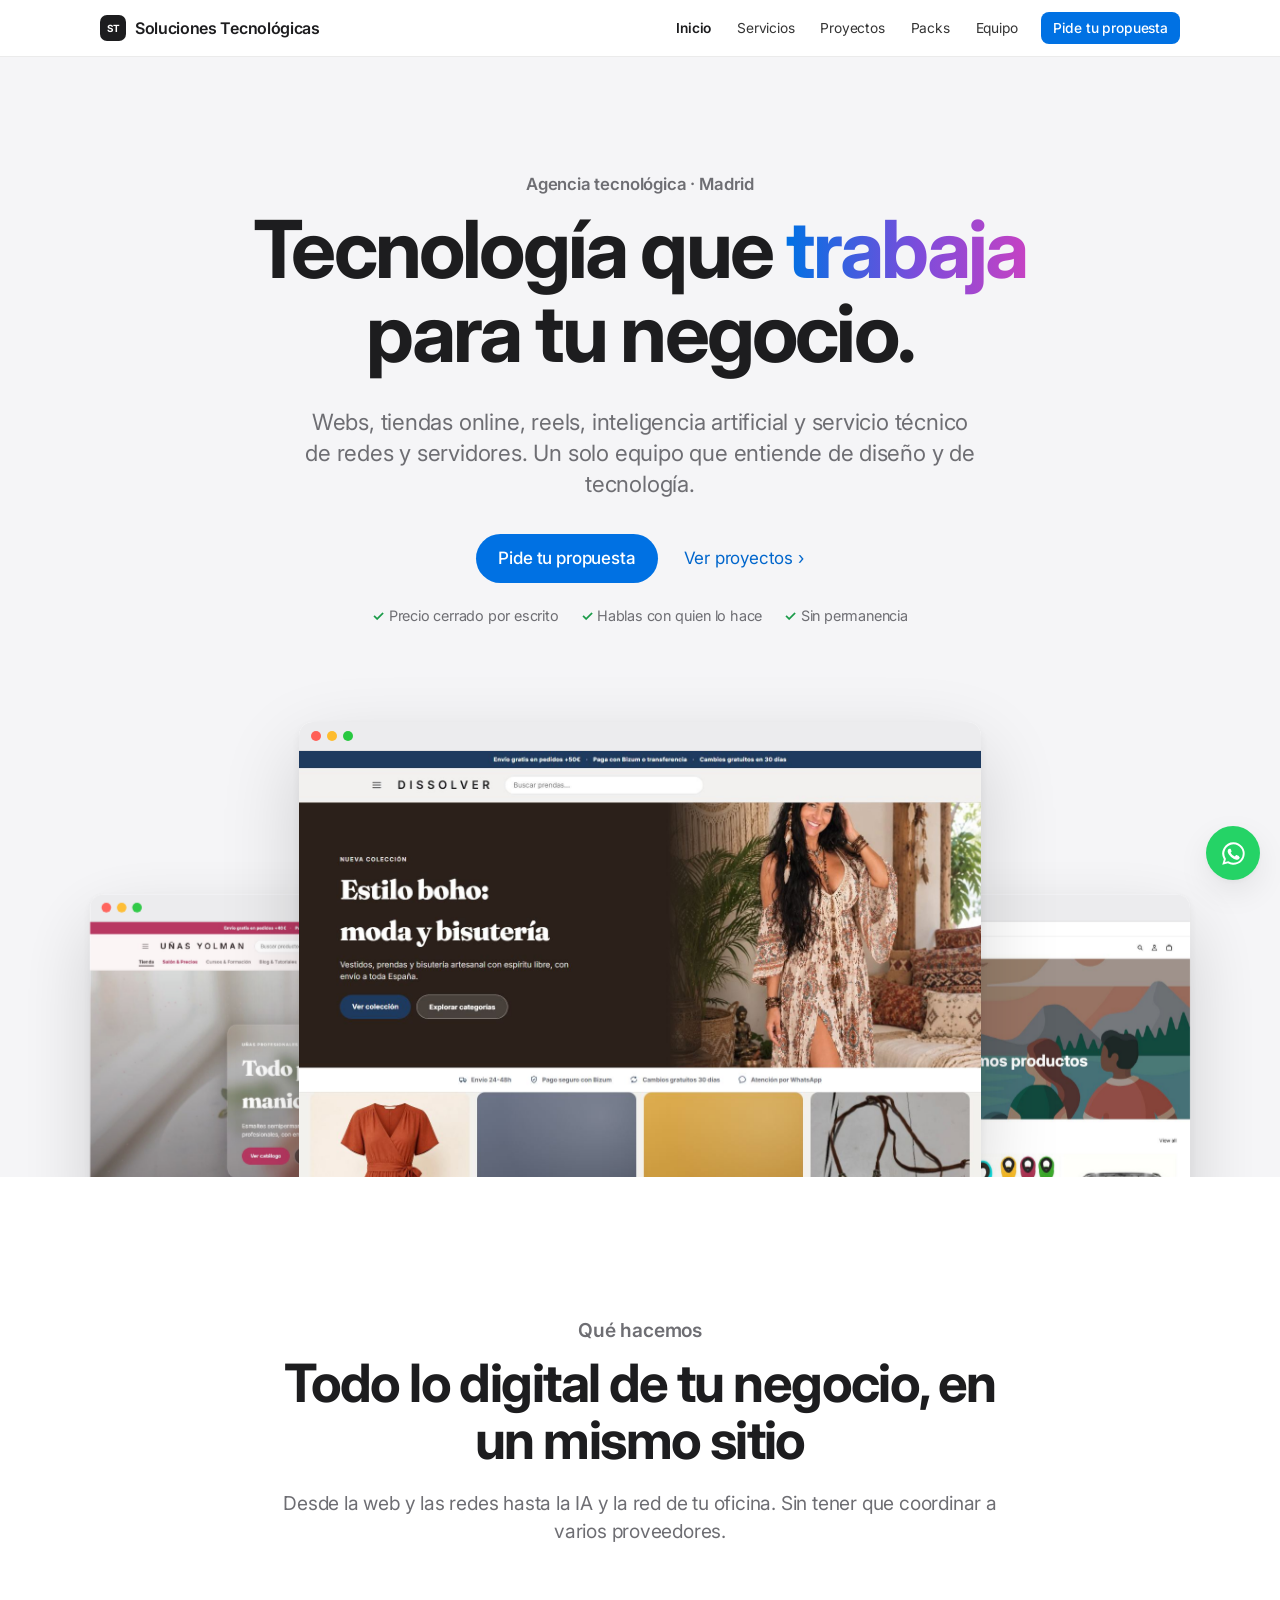
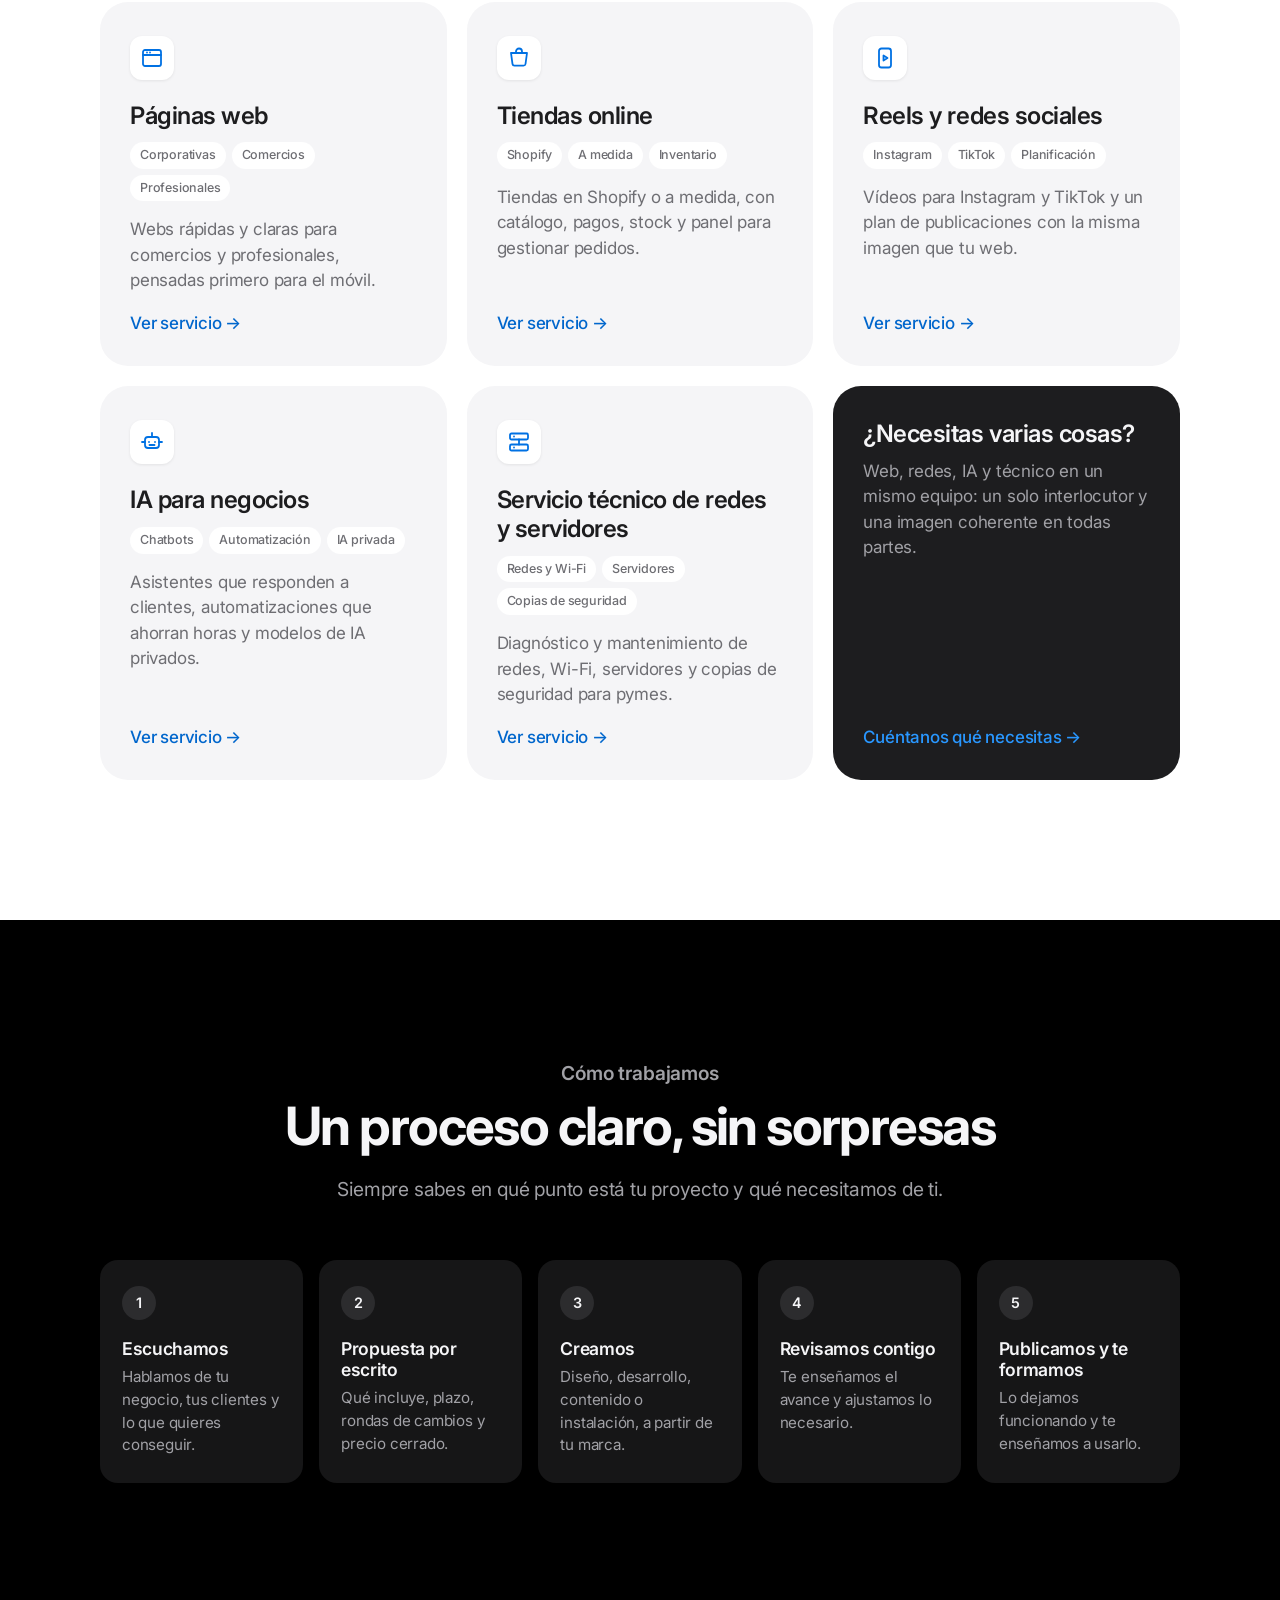
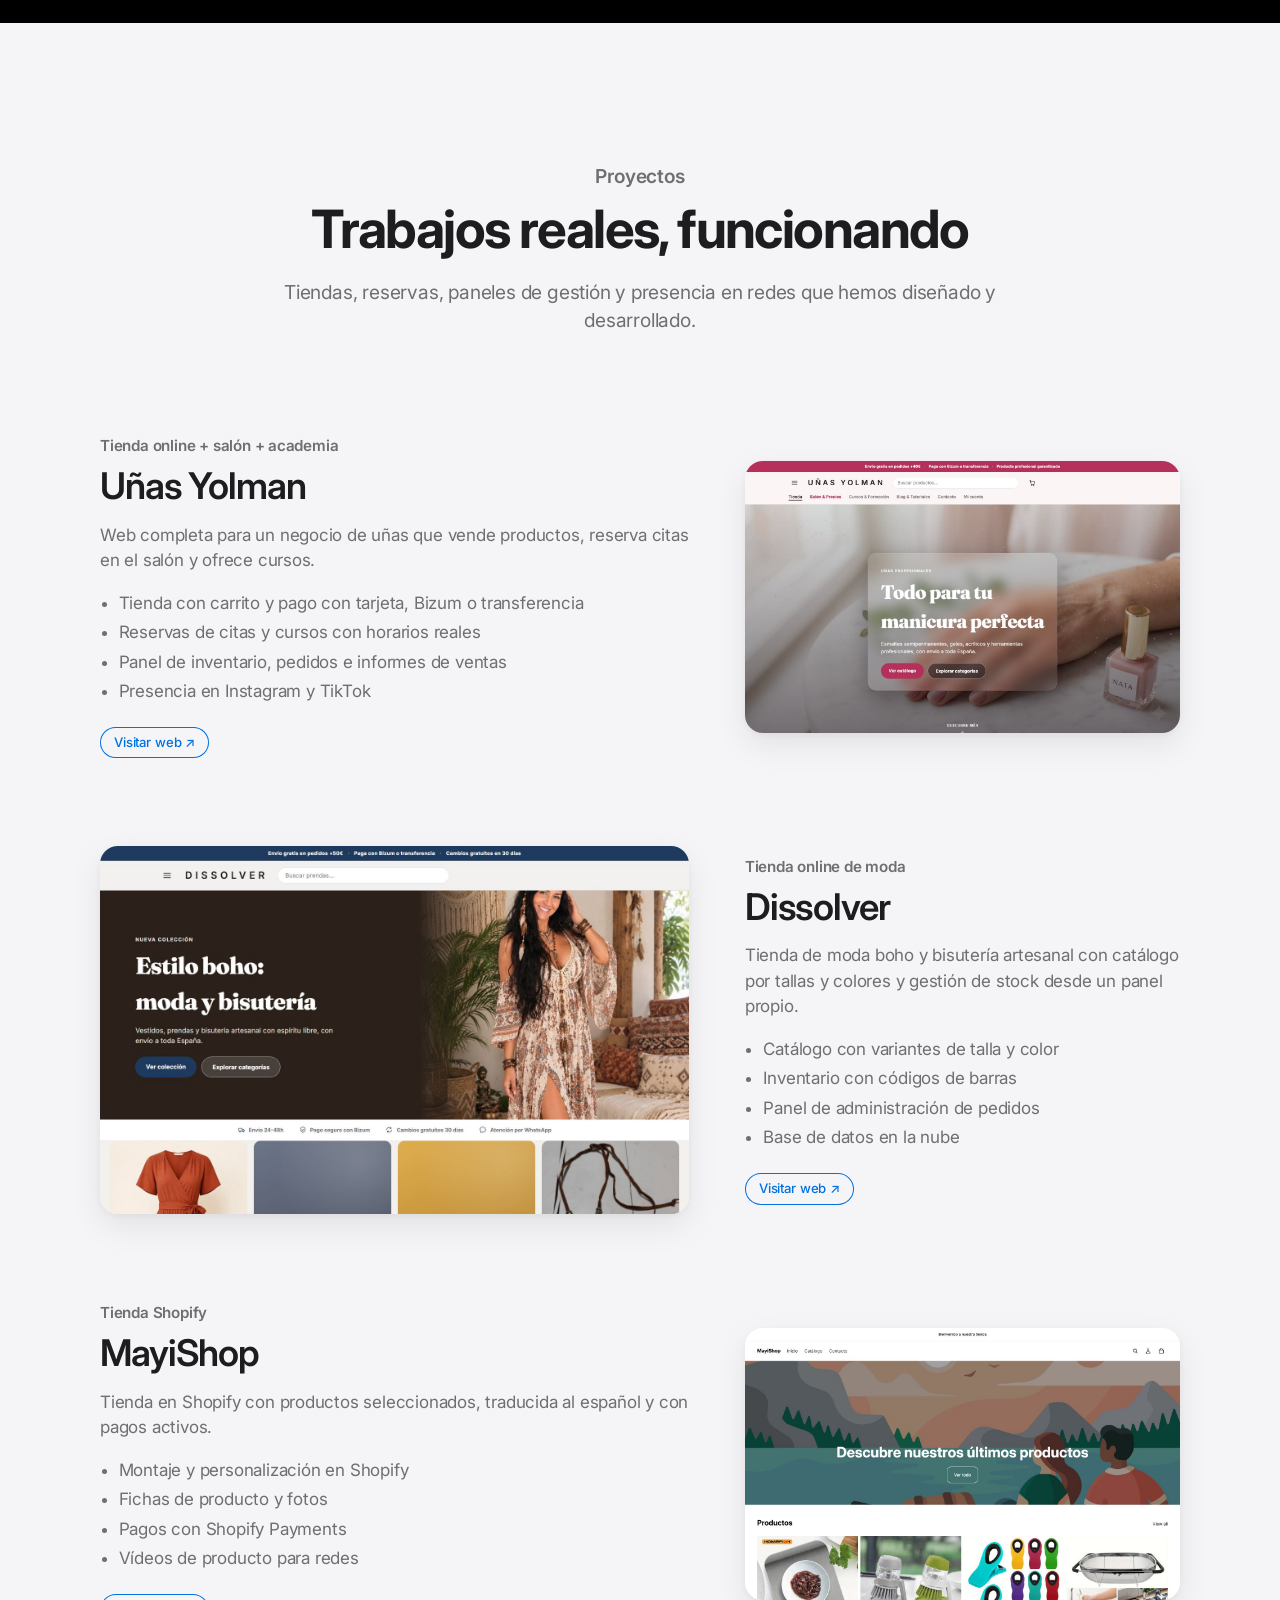
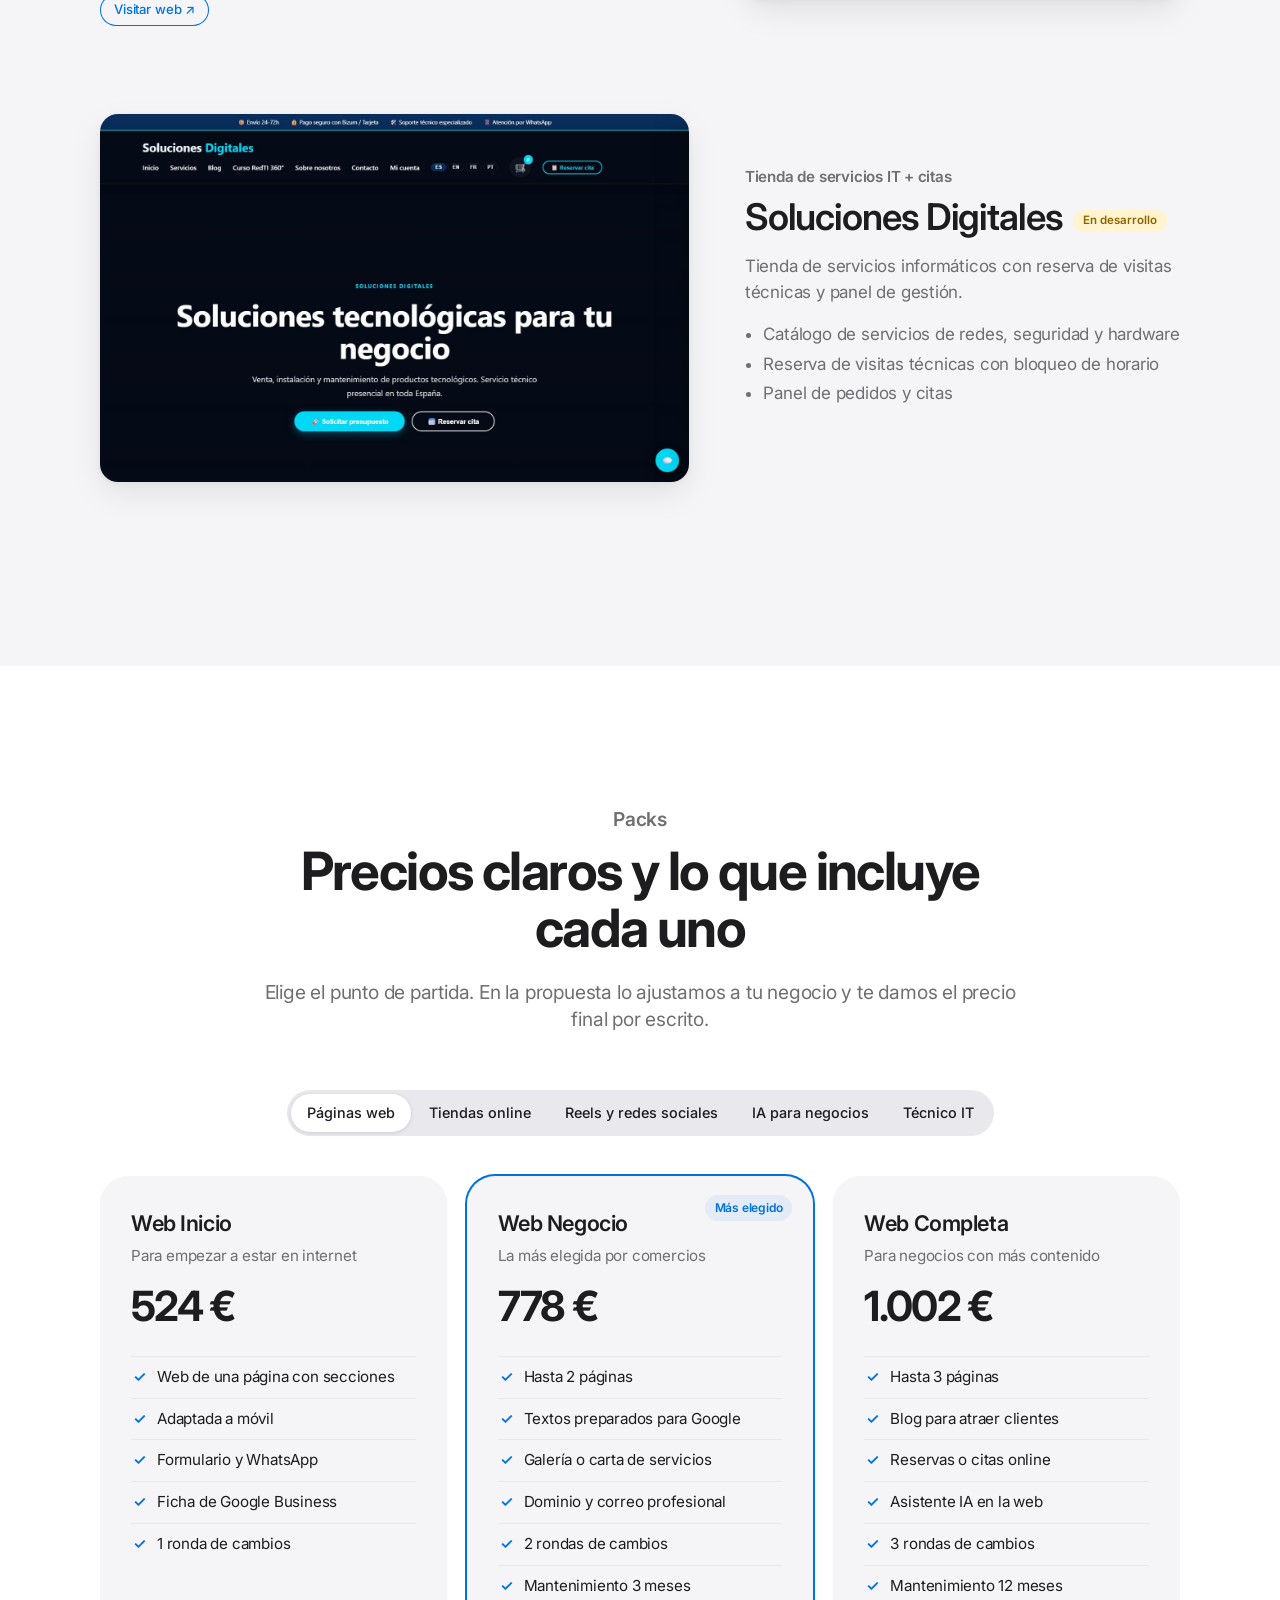
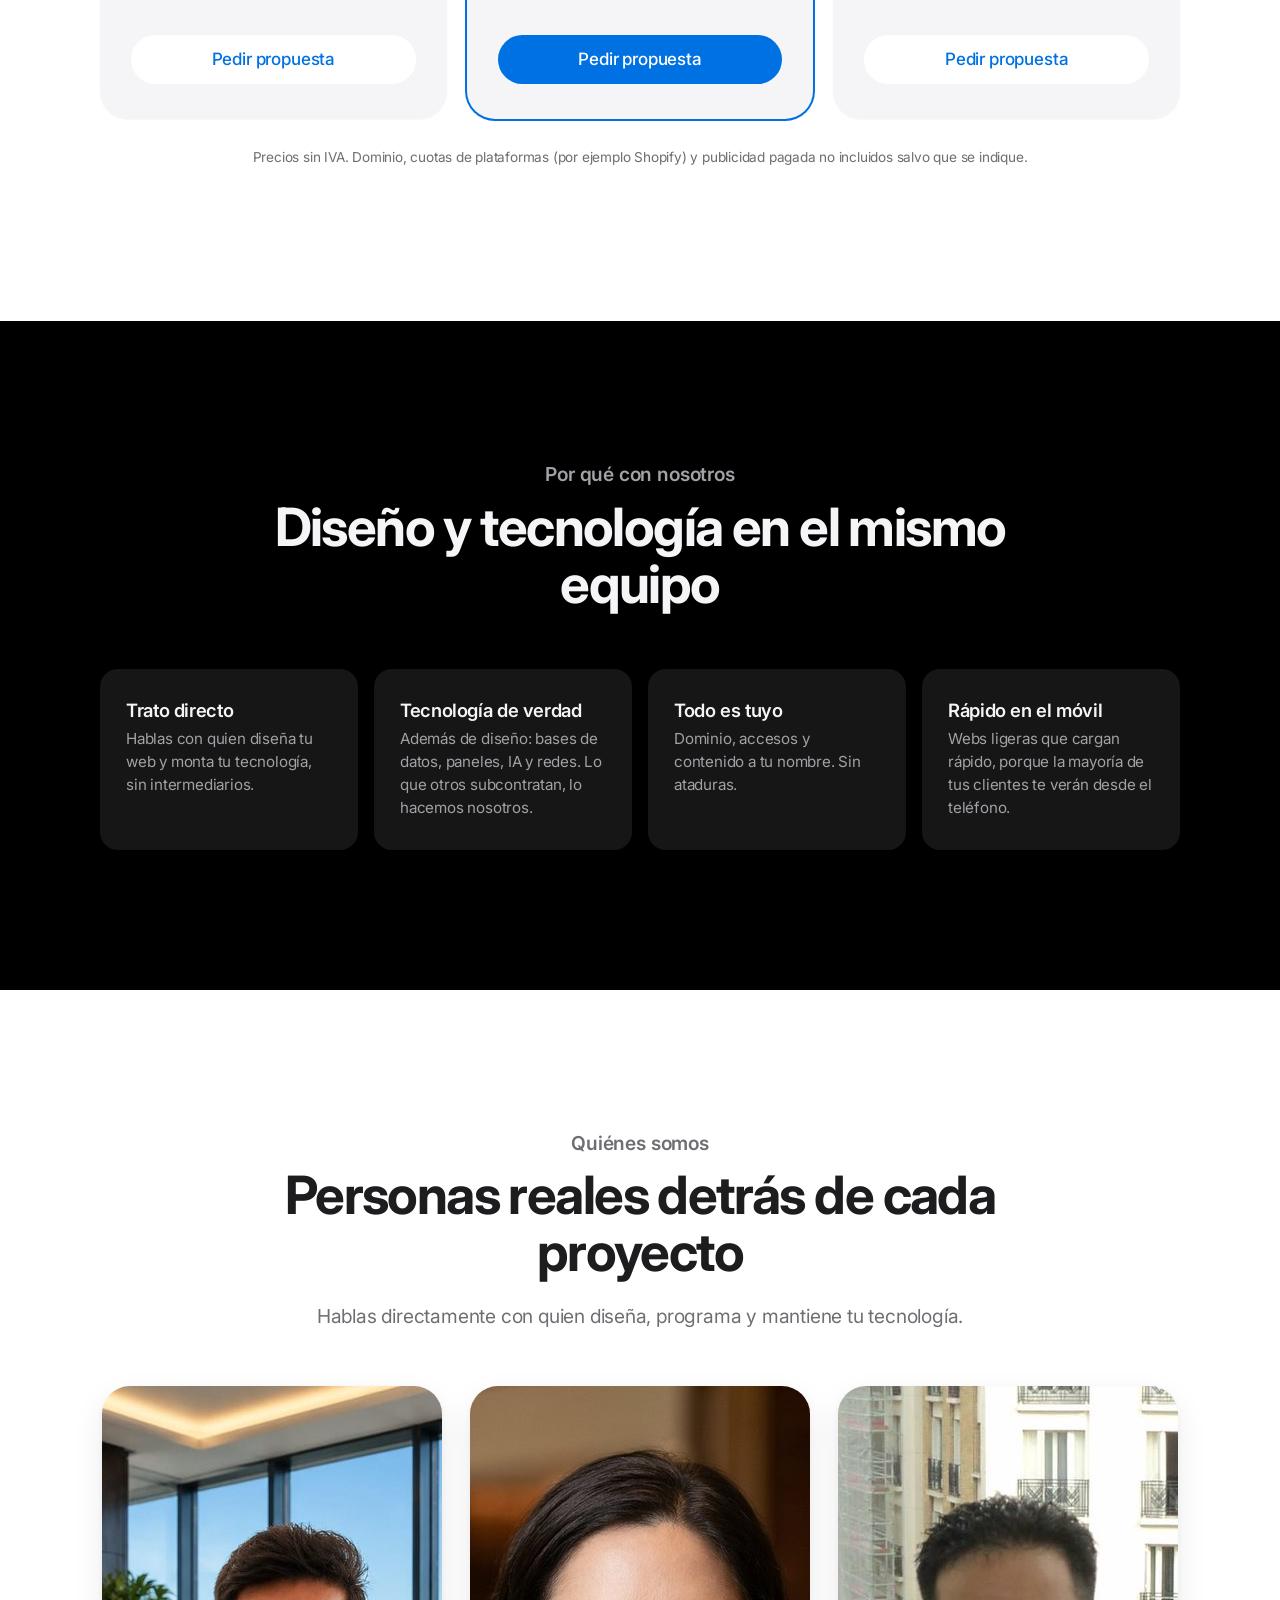
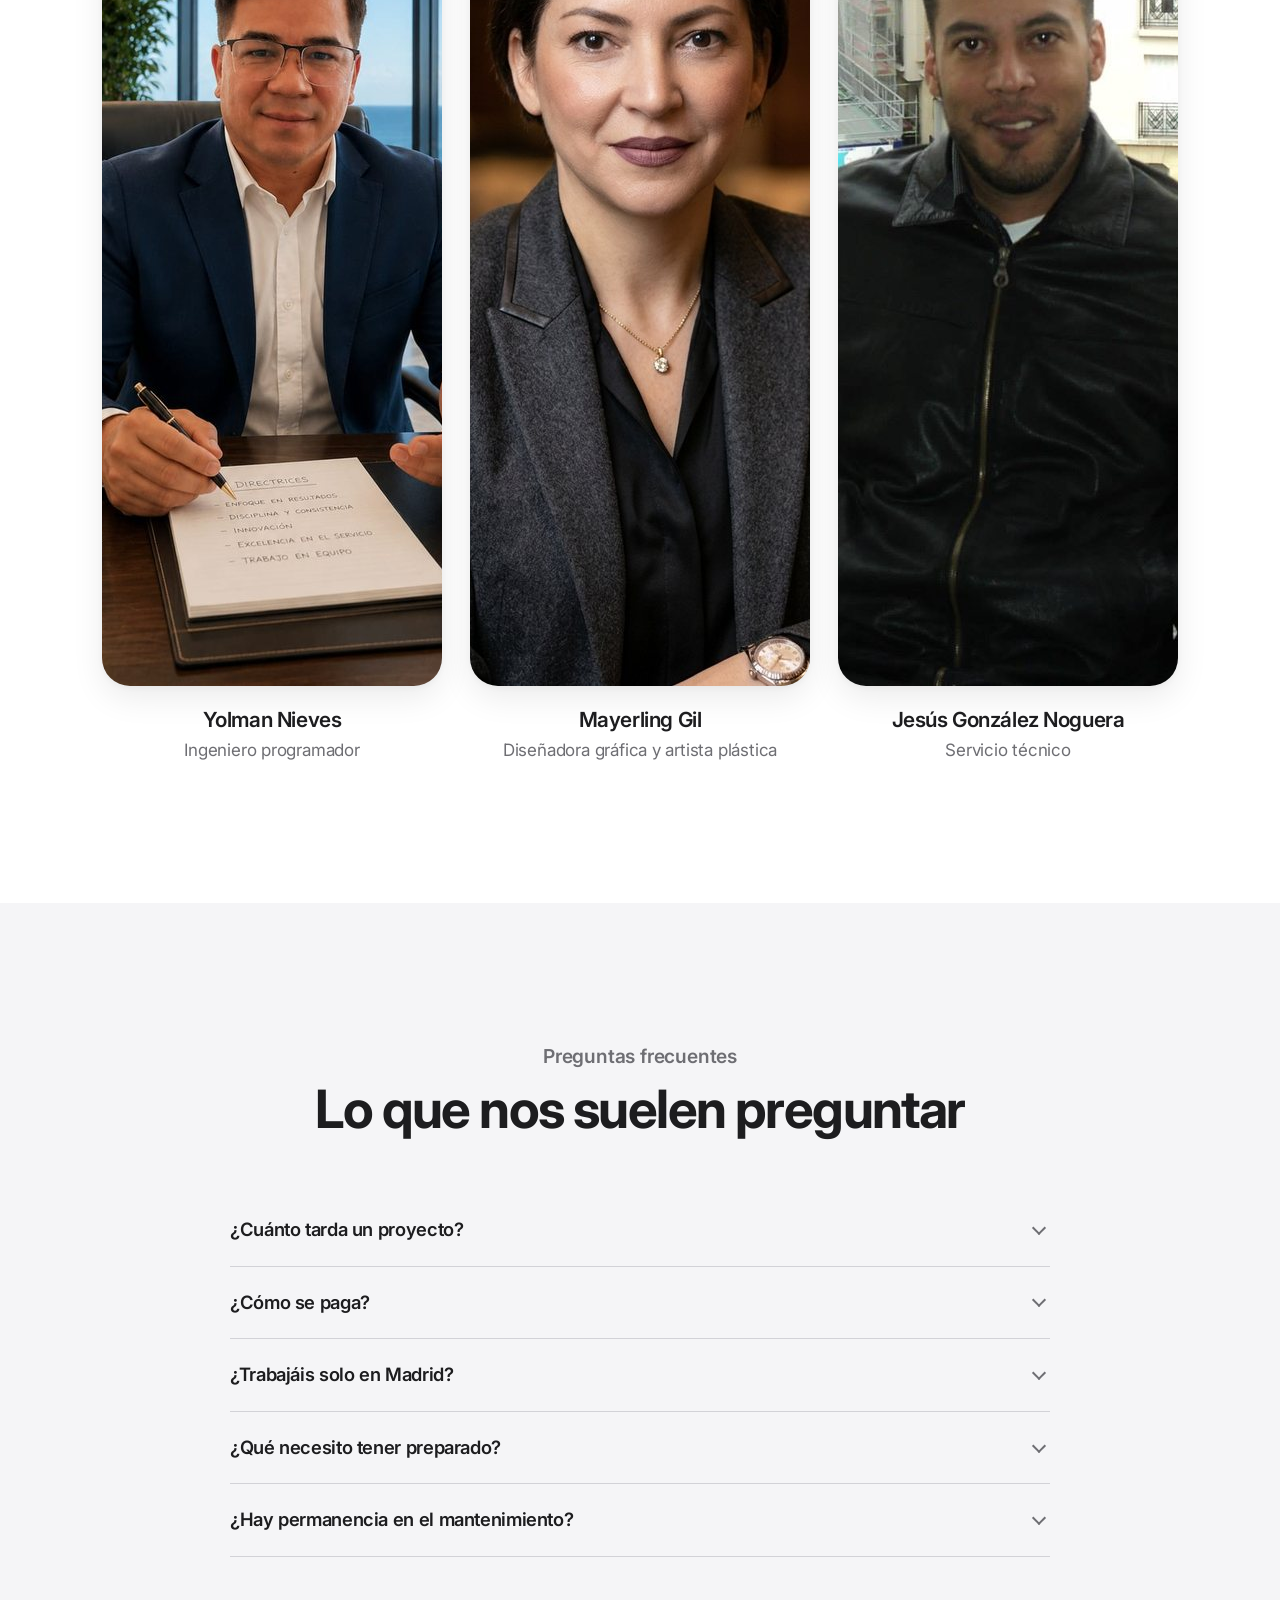
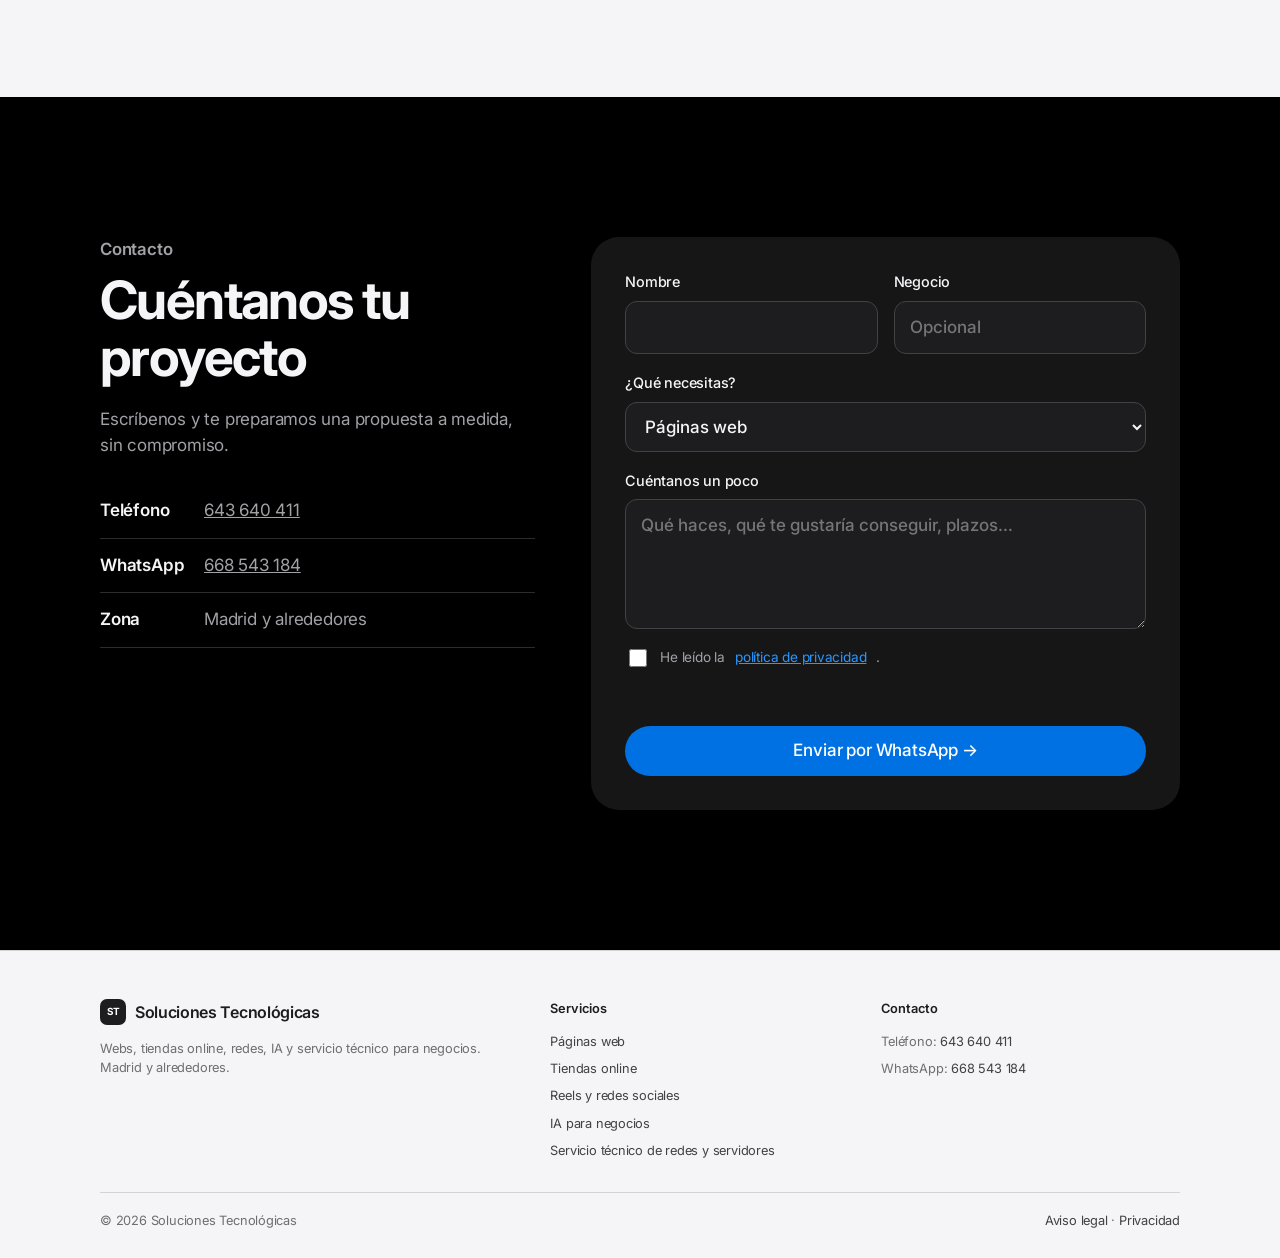
<file: index.html>
<!doctype html>
<html lang="es">
<head>
<meta charset="utf-8">
<meta name="viewport" content="width=device-width, initial-scale=1">
<title>Soluciones Tecnológicas | Webs, tiendas online, IA y servicio técnico en Madrid</title>
<meta name="description" content="Diseñamos páginas web y tiendas online, creamos reels para redes, montamos asistentes de IA y damos servicio técnico de redes y servidores a negocios en Madrid.">
<meta property="og:title" content="Soluciones Tecnológicas | Webs, tiendas online, IA y servicio técnico en Madrid">
<meta property="og:description" content="Diseñamos páginas web y tiendas online, creamos reels para redes, montamos asistentes de IA y damos servicio técnico de redes y servidores a negocios en Madrid.">
<meta property="og:type" content="website">
<meta name="theme-color" content="#f5f5f7">
<link rel="canonical" href="https://mayerlinggg23-tech.github.io/soluciones-tecnologicas-web/">
<link rel="icon" href="data:image/svg+xml,%3Csvg xmlns='http://www.w3.org/2000/svg' viewBox='0 0 32 32'%3E%3Crect width='32' height='32' rx='8' fill='%231d1d1f'/%3E%3Ctext x='16' y='21' font-family='Arial' font-weight='700' font-size='13' text-anchor='middle' fill='%23fff'%3EST%3C/text%3E%3C/svg%3E">
<link rel="preconnect" href="https://fonts.googleapis.com">
<link rel="preconnect" href="https://fonts.gstatic.com" crossorigin>
<link href="https://fonts.googleapis.com/css2?family=Inter:opsz,wght@14..32,400..700&display=swap" rel="stylesheet">
<link rel="stylesheet" href="assets/css/styles.css?v=3">
<script type="application/ld+json">{"@context": "https://schema.org", "@type": "ProfessionalService", "name": "Soluciones Tecnológicas", "description": "Páginas web, tiendas online, redes sociales, inteligencia artificial y servicio técnico de redes y servidores.", "areaServed": "Madrid y alrededores", "address": {"@type": "PostalAddress", "addressLocality": "Madrid", "addressCountry": "ES"}, "url": "https://mayerlinggg23-tech.github.io/soluciones-tecnologicas-web/"}</script><script type="application/ld+json">{"@context": "https://schema.org", "@type": "FAQPage", "mainEntity": [{"@type": "Question", "name": "¿Cuánto tarda un proyecto?", "acceptedAnswer": {"@type": "Answer", "text": "Depende de lo que necesites. Antes de empezar te damos por escrito el plazo, lo que incluye y cuántas rondas de cambios tienes."}}, {"@type": "Question", "name": "¿Cómo se paga?", "acceptedAnswer": {"@type": "Answer", "text": "Te lo detallamos por escrito en la propuesta, antes de empezar."}}, {"@type": "Question", "name": "¿Trabajáis solo en Madrid?", "acceptedAnswer": {"@type": "Answer", "text": "Webs, tiendas, redes e IA las hacemos para cualquier parte de España. El servicio técnico presencial es en Madrid y alrededores."}}, {"@type": "Question", "name": "¿Qué necesito tener preparado?", "acceptedAnswer": {"@type": "Answer", "text": "Tu logo si lo tienes, fotos de tus productos o tu local y una idea de lo que quieres conseguir. Si te falta algo, te ayudamos."}}, {"@type": "Question", "name": "¿Hay permanencia en el mantenimiento?", "acceptedAnswer": {"@type": "Answer", "text": "No. Los planes mensuales se pueden dejar avisando con antelación."}}]}</script>
</head>
<body>
<a class="skip" href="#contenido">Saltar al contenido</a>
<header class="header">
  <div class="wrap">
    <a class="logo" href="index.html" aria-label="Soluciones Tecnológicas, inicio"><span class="logo-mark" aria-hidden="true">ST</span>Soluciones Tecnológicas</a>
    <button class="menu-btn" aria-expanded="false" aria-controls="menu">Menú</button>
    <nav class="nav" id="menu" aria-label="Principal"><a href="index.html" aria-current="page">Inicio</a><a href="index.html#servicios">Servicios</a><a href="index.html#proyectos">Proyectos</a><a href="index.html#packs">Packs</a><a href="index.html#equipo">Equipo</a><a class="btn btn-primary btn-sm" href="index.html#contacto">Pide tu propuesta</a></nav>
  </div>
</header>
<main id="contenido">

<section class="hero">
  <div class="wrap hero-inner">
    <p class="eyebrow">Agencia tecnológica · Madrid</p>
    <h1>Tecnología que <span>trabaja</span> para tu negocio.</h1>
    <p class="hero-lead">Webs, tiendas online, reels, inteligencia artificial y servicio técnico de redes y servidores. Un solo equipo que entiende de diseño y de tecnología.</p>
    <div class="hero-actions">
      <a class="btn btn-primary" href="#contacto">Pide tu propuesta</a>
      <a class="link-more" href="#proyectos">Ver proyectos <span aria-hidden="true">›</span></a>
    </div>
    <ul class="hero-chips"><li>Precio cerrado por escrito</li><li>Hablas con quien lo hace</li><li>Sin permanencia</li></ul>
  </div>
  <div class="showcase" aria-hidden="true">
    <figure class="win win-left"><div class="win-bar"><i></i><i></i><i></i></div><img src="assets/img/unas-yolman.jpg" alt="" width="1440" height="900"></figure>
    <figure class="win win-right"><div class="win-bar"><i></i><i></i><i></i></div><img src="assets/img/mayishop.jpg" alt="" width="1440" height="900"></figure>
    <figure class="win win-center"><div class="win-bar"><i></i><i></i><i></i></div><img src="assets/img/dissolver.jpg" alt="" width="1440" height="900"></figure>
  </div>
</section>

<section class="section" id="servicios">
  <div class="wrap">
    <div class="section-head reveal">
      <p class="eyebrow">Qué hacemos</p>
      <h2>Todo lo digital de tu negocio, en un mismo sitio</h2>
      <p>Desde la web y las redes hasta la IA y la red de tu oficina. Sin tener que coordinar a varios proveedores.</p>
    </div>
    <div class="grid grid-3"><article class="card c-blue reveal">
  <div class="icon"><svg viewBox="0 0 24 24" fill="none" stroke="currentColor" stroke-width="1.8" stroke-linecap="round" stroke-linejoin="round" aria-hidden="true"><rect x="3" y="4" width="18" height="16" rx="2"/><path d="M3 9h18M7 6.5h.01M10 6.5h.01"/></svg></div>
  <h3>Páginas web</h3>
  <ul class="tags"><li>Corporativas</li><li>Comercios</li><li>Profesionales</li></ul>
  <p>Webs rápidas y claras para comercios y profesionales, pensadas primero para el móvil.</p>
  <a class="more" href="servicios/paginas-web.html">Ver servicio →</a>
</article><article class="card c-pink reveal">
  <div class="icon"><svg viewBox="0 0 24 24" fill="none" stroke="currentColor" stroke-width="1.8" stroke-linecap="round" stroke-linejoin="round" aria-hidden="true"><path d="M4 7h16l-1.5 11a2 2 0 0 1-2 1.7H7.5a2 2 0 0 1-2-1.7z"/><path d="M9 7V5.5a3 3 0 0 1 6 0V7"/></svg></div>
  <h3>Tiendas online</h3>
  <ul class="tags"><li>Shopify</li><li>A medida</li><li>Inventario</li></ul>
  <p>Tiendas en Shopify o a medida, con catálogo, pagos, stock y panel para gestionar pedidos.</p>
  <a class="more" href="servicios/tiendas-online.html">Ver servicio →</a>
</article><article class="card c-yellow reveal">
  <div class="icon"><svg viewBox="0 0 24 24" fill="none" stroke="currentColor" stroke-width="1.8" stroke-linecap="round" stroke-linejoin="round" aria-hidden="true"><rect x="6" y="2.5" width="12" height="19" rx="2.5"/><path d="M10.5 9.5v5l4-2.5z"/></svg></div>
  <h3>Reels y redes sociales</h3>
  <ul class="tags"><li>Instagram</li><li>TikTok</li><li>Planificación</li></ul>
  <p>Vídeos para Instagram y TikTok y un plan de publicaciones con la misma imagen que tu web.</p>
  <a class="more" href="servicios/reels-redes.html">Ver servicio →</a>
</article><article class="card c-lime reveal">
  <div class="icon"><svg viewBox="0 0 24 24" fill="none" stroke="currentColor" stroke-width="1.8" stroke-linecap="round" stroke-linejoin="round" aria-hidden="true"><rect x="5" y="7" width="14" height="11" rx="3"/><path d="M12 3v4M9 12h.01M15 12h.01M9.5 15h5M2 12h3M19 12h3"/></svg></div>
  <h3>IA para negocios</h3>
  <ul class="tags"><li>Chatbots</li><li>Automatización</li><li>IA privada</li></ul>
  <p>Asistentes que responden a clientes, automatizaciones que ahorran horas y modelos de IA privados.</p>
  <a class="more" href="servicios/ia-negocios.html">Ver servicio →</a>
</article><article class="card c-white reveal">
  <div class="icon"><svg viewBox="0 0 24 24" fill="none" stroke="currentColor" stroke-width="1.8" stroke-linecap="round" stroke-linejoin="round" aria-hidden="true"><rect x="3" y="3.5" width="18" height="6" rx="1.5"/><rect x="3" y="14.5" width="18" height="6" rx="1.5"/><path d="M7 6.5h.01M7 17.5h.01M12 9.5v5"/></svg></div>
  <h3>Servicio técnico de redes y servidores</h3>
  <ul class="tags"><li>Redes y Wi-Fi</li><li>Servidores</li><li>Copias de seguridad</li></ul>
  <p>Diagnóstico y mantenimiento de redes, Wi-Fi, servidores y copias de seguridad para pymes.</p>
  <a class="more" href="servicios/soporte-it.html">Ver servicio →</a>
</article><article class="card c-ink reveal">
  <h3>¿Necesitas varias cosas?</h3>
  <p>Web, redes, IA y técnico en un mismo equipo: un solo interlocutor y una imagen coherente en todas partes.</p>
  <a class="more" href="#contacto">Cuéntanos qué necesitas →</a>
</article></div>
  </div>
</section>

<section class="section section-dark">
  <div class="wrap">
    <div class="section-head reveal">
      <p class="eyebrow">Cómo trabajamos</p>
      <h2>Un proceso claro, sin sorpresas</h2>
      <p>Siempre sabes en qué punto está tu proyecto y qué necesitamos de ti.</p>
    </div>
    <ol class="steps">
      <li class="reveal"><h3>Escuchamos</h3><p>Hablamos de tu negocio, tus clientes y lo que quieres conseguir.</p></li>
      <li class="reveal"><h3>Propuesta por escrito</h3><p>Qué incluye, plazo, rondas de cambios y precio cerrado.</p></li>
      <li class="reveal"><h3>Creamos</h3><p>Diseño, desarrollo, contenido o instalación, a partir de tu marca.</p></li>
      <li class="reveal"><h3>Revisamos contigo</h3><p>Te enseñamos el avance y ajustamos lo necesario.</p></li>
      <li class="reveal"><h3>Publicamos y te formamos</h3><p>Lo dejamos funcionando y te enseñamos a usarlo.</p></li>
    </ol>
  </div>
</section>

<section class="section section-white" id="proyectos">
  <div class="wrap">
    <div class="section-head reveal">
      <p class="eyebrow">Proyectos</p>
      <h2>Trabajos reales, funcionando</h2>
      <p>Tiendas, reservas, paneles de gestión y presencia en redes que hemos diseñado y desarrollado.</p>
    </div>
    <article class="project reveal">
  <div class="project-shot"><img src="assets/img/unas-yolman.jpg" alt="Captura de la web de Uñas Yolman" loading="lazy" width="1440" height="900"></div>
  <div>
    <p class="kind">Tienda online + salón + academia</p>
    <h3>Uñas Yolman</h3>
    <p>Web completa para un negocio de uñas que vende productos, reserva citas en el salón y ofrece cursos.</p>
    <ul><li>Tienda con carrito y pago con tarjeta, Bizum o transferencia</li><li>Reservas de citas y cursos con horarios reales</li><li>Panel de inventario, pedidos e informes de ventas</li><li>Presencia en Instagram y TikTok</li></ul>
    <a class="btn btn-ghost btn-sm" href="https://unas-yolman-app.onrender.com" target="_blank" rel="noopener">Visitar web ↗</a>
  </div>
</article><article class="project reveal">
  <div class="project-shot"><img src="assets/img/dissolver.jpg" alt="Captura de la web de Dissolver" loading="lazy" width="1440" height="900"></div>
  <div>
    <p class="kind">Tienda online de moda</p>
    <h3>Dissolver</h3>
    <p>Tienda de moda boho y bisutería artesanal con catálogo por tallas y colores y gestión de stock desde un panel propio.</p>
    <ul><li>Catálogo con variantes de talla y color</li><li>Inventario con códigos de barras</li><li>Panel de administración de pedidos</li><li>Base de datos en la nube</li></ul>
    <a class="btn btn-ghost btn-sm" href="https://dissolver-app.onrender.com" target="_blank" rel="noopener">Visitar web ↗</a>
  </div>
</article><article class="project reveal">
  <div class="project-shot"><img src="assets/img/mayishop.jpg" alt="Captura de la web de MayiShop" loading="lazy" width="1440" height="900"></div>
  <div>
    <p class="kind">Tienda Shopify</p>
    <h3>MayiShop</h3>
    <p>Tienda en Shopify con productos seleccionados, traducida al español y con pagos activos.</p>
    <ul><li>Montaje y personalización en Shopify</li><li>Fichas de producto y fotos</li><li>Pagos con Shopify Payments</li><li>Vídeos de producto para redes</li></ul>
    <a class="btn btn-ghost btn-sm" href="https://x0ac4b-eb.myshopify.com" target="_blank" rel="noopener">Visitar web ↗</a>
  </div>
</article><article class="project reveal">
  <div class="project-shot"><img src="assets/img/soluciones-digitales.jpg" alt="Captura de la web de Soluciones Digitales" loading="lazy" width="1440" height="900"></div>
  <div>
    <p class="kind">Tienda de servicios IT + citas</p>
    <h3>Soluciones Digitales<span class="badge">En desarrollo</span></h3>
    <p>Tienda de servicios informáticos con reserva de visitas técnicas y panel de gestión.</p>
    <ul><li>Catálogo de servicios de redes, seguridad y hardware</li><li>Reserva de visitas técnicas con bloqueo de horario</li><li>Panel de pedidos y citas</li></ul>
    
  </div>
</article>
  </div>
</section>

<section class="section" id="packs">
  <div class="wrap">
    <div class="section-head reveal">
      <p class="eyebrow">Packs</p>
      <h2>Precios claros y lo que incluye cada uno</h2>
      <p>Elige el punto de partida. En la propuesta lo ajustamos a tu negocio y te damos el precio final por escrito.</p>
    </div>
    <div class="tabs" role="tablist" aria-label="Packs por servicio"><button role="tab" id="tab-paginas-web" aria-controls="panel-paginas-web" aria-selected="true" tabindex="0">Páginas web</button><button role="tab" id="tab-tiendas-online" aria-controls="panel-tiendas-online" aria-selected="false" tabindex="-1">Tiendas online</button><button role="tab" id="tab-reels-redes" aria-controls="panel-reels-redes" aria-selected="false" tabindex="-1">Reels y redes sociales</button><button role="tab" id="tab-ia-negocios" aria-controls="panel-ia-negocios" aria-selected="false" tabindex="-1">IA para negocios</button><button role="tab" id="tab-soporte-it" aria-controls="panel-soporte-it" aria-selected="false" tabindex="-1">Técnico IT</button></div>
    <div class="tab-panel" role="tabpanel" id="panel-paginas-web" aria-labelledby="tab-paginas-web"><div class="grid grid-3"><article class="pack reveal">
  <h3>Web Inicio</h3>
  <p class="for">Para empezar a estar en internet</p>
  <p class="price">524 €</p>
  <ul><li>Web de una página con secciones</li><li>Adaptada a móvil</li><li>Formulario y WhatsApp</li><li>Ficha de Google Business</li><li>1 ronda de cambios</li></ul>
  <a class="btn btn-ghost" href="index.html?servicio=paginas-web#contacto">Pedir propuesta</a>
</article><article class="pack popular reveal"><span class="flag">Más elegido</span>
  <h3>Web Negocio</h3>
  <p class="for">La más elegida por comercios</p>
  <p class="price">778 €</p>
  <ul><li>Hasta 2 páginas</li><li>Textos preparados para Google</li><li>Galería o carta de servicios</li><li>Dominio y correo profesional</li><li>2 rondas de cambios</li><li>Mantenimiento 3 meses</li></ul>
  <a class="btn btn-primary" href="index.html?servicio=paginas-web#contacto">Pedir propuesta</a>
</article><article class="pack reveal">
  <h3>Web Completa</h3>
  <p class="for">Para negocios con más contenido</p>
  <p class="price">1.002 €</p>
  <ul><li>Hasta 3 páginas</li><li>Blog para atraer clientes</li><li>Reservas o citas online</li><li>Asistente IA en la web</li><li>3 rondas de cambios</li><li>Mantenimiento 12 meses</li></ul>
  <a class="btn btn-ghost" href="index.html?servicio=paginas-web#contacto">Pedir propuesta</a>
</article></div></div><div class="tab-panel" role="tabpanel" id="panel-tiendas-online" aria-labelledby="tab-tiendas-online" hidden><div class="grid grid-3"><article class="pack reveal">
  <h3>Tienda Shopify</h3>
  <p class="for">Vender rápido con Shopify</p>
  <p class="price">644 €</p>
  <ul><li>Tema adaptado a tu marca</li><li>Hasta 30 productos cargados</li><li>Pagos y envíos configurados</li><li>Textos legales de compra</li><li>Formación de uso</li></ul>
  <a class="btn btn-ghost" href="index.html?servicio=tiendas-online#contacto">Pedir propuesta</a>
</article><article class="pack popular reveal"><span class="flag">Más elegido</span>
  <h3>Tienda Pro</h3>
  <p class="for">Catálogos grandes o con variantes</p>
  <p class="price">A consultar</p>
  <ul><li>Hasta 150 productos</li><li>Tallas, colores y stock</li><li>Panel de pedidos y clientes</li><li>Bizum y transferencia</li><li>Mantenimiento 3 meses</li></ul>
  <a class="btn btn-primary" href="index.html?servicio=tiendas-online#contacto">Pedir propuesta</a>
</article><article class="pack reveal">
  <h3>Tienda a medida</h3>
  <p class="for">Tienda + citas, cursos o inventario</p>
  <p class="price">A consultar</p>
  <ul><li>Desarrollo sin cuota de plataforma</li><li>Reservas de citas o cursos</li><li>Inventario con códigos de barras</li><li>Informes de ventas</li><li>Mantenimiento 12 meses</li></ul>
  <a class="btn btn-ghost" href="index.html?servicio=tiendas-online#contacto">Pedir propuesta</a>
</article></div></div><div class="tab-panel" role="tabpanel" id="panel-reels-redes" aria-labelledby="tab-reels-redes" hidden><div class="grid grid-3"><article class="pack reveal">
  <h3>Redes Esencial</h3>
  <p class="for">Para empezar con constancia</p>
  <p class="price">330 € <small>· plan de 6 meses</small></p>
  <ul><li>3 reels al mes</li><li>1 carrusel de imágenes al mes</li><li>Plantillas con tu imagen de marca</li><li>18 reels en total</li></ul>
  <a class="btn btn-ghost" href="index.html?servicio=reels-redes#contacto">Pedir propuesta</a>
</article><article class="pack popular reveal"><span class="flag">Más elegido</span>
  <h3>Redes Profesional</h3>
  <p class="for">Para crecer en Instagram y TikTok</p>
  <p class="price">516 € <small>· plan de 6 meses</small></p>
  <ul><li>9 reels profesionales al mes</li><li>6 carruseles de imágenes al mes</li><li>Fotos de tu negocio con calidad de estudio</li><li>Perfil optimizado</li><li>54 reels y 36 carruseles en total</li></ul>
  <a class="btn btn-primary" href="index.html?servicio=reels-redes#contacto">Pedir propuesta</a>
</article><article class="pack reveal">
  <h3>Redes Premium</h3>
  <p class="for">Gestión integral de tus redes</p>
  <p class="price">894 €</p>
  <ul><li>9 reels profesionales al mes</li><li>6 carruseles de imágenes al mes</li><li>Gestión de mensajes y comentarios</li><li>Seguimiento y análisis mensual de resultados</li></ul>
  <a class="btn btn-ghost" href="index.html?servicio=reels-redes#contacto">Pedir propuesta</a>
</article></div></div><div class="tab-panel" role="tabpanel" id="panel-ia-negocios" aria-labelledby="tab-ia-negocios" hidden><div class="grid grid-3"><article class="pack reveal">
  <h3>Asistente IA</h3>
  <p class="for">Responder a clientes 24 h</p>
  <p class="price">A consultar</p>
  <ul><li>Asistente para web o WhatsApp</li><li>Entrenado con tu información</li><li>Paso a una persona cuando hace falta</li><li>1 mes de ajustes</li></ul>
  <a class="btn btn-ghost" href="index.html?servicio=ia-negocios#contacto">Pedir propuesta</a>
</article><article class="pack popular reveal"><span class="flag">Más elegido</span>
  <h3>Automatización</h3>
  <p class="for">Quitar trabajo repetitivo</p>
  <p class="price">A consultar</p>
  <ul><li>Estudio de tus tareas repetitivas</li><li>2 automatizaciones a medida</li><li>Conexión con correo, Excel o tienda</li><li>Formación del equipo</li></ul>
  <a class="btn btn-primary" href="index.html?servicio=ia-negocios#contacto">Pedir propuesta</a>
</article><article class="pack reveal">
  <h3>IA privada</h3>
  <p class="for">Datos que no salen de tu empresa</p>
  <p class="price">A consultar</p>
  <ul><li>Modelo de IA en tu propio equipo</li><li>Sin cuotas por uso</li><li>Documentos internos consultables</li><li>Mantenimiento 3 meses</li></ul>
  <a class="btn btn-ghost" href="index.html?servicio=ia-negocios#contacto">Pedir propuesta</a>
</article></div></div><div class="tab-panel" role="tabpanel" id="panel-soporte-it" aria-labelledby="tab-soporte-it" hidden><div class="grid grid-3"><article class="pack reveal">
  <h3>Diagnóstico RedTI 360°</h3>
  <p class="for">Saber qué falla y por dónde empezar</p>
  <p class="price">A consultar</p>
  <ul><li>Visita y revisión completa</li><li>Medición de Wi-Fi y velocidad</li><li>Revisión de seguridad básica</li><li>Informe con prioridades</li></ul>
  <a class="btn btn-ghost" href="index.html?servicio=soporte-it#contacto">Pedir propuesta</a>
</article><article class="pack popular reveal"><span class="flag">Más elegido</span>
  <h3>Puesta a punto</h3>
  <p class="for">Dejar la red bien montada</p>
  <p class="price">A consultar</p>
  <ul><li>Diagnóstico incluido</li><li>Ajuste de router y Wi-Fi</li><li>Red de invitados separada</li><li>Copias de seguridad automáticas</li><li>Documentación de la red</li></ul>
  <a class="btn btn-primary" href="index.html?servicio=soporte-it#contacto">Pedir propuesta</a>
</article><article class="pack reveal">
  <h3>Mantenimiento</h3>
  <p class="for">Tranquilidad cada mes</p>
  <p class="price">A consultar <small>/mes</small></p>
  <ul><li>Soporte remoto</li><li>Revisión mensual</li><li>Actualizaciones y copias vigiladas</li><li>Visitas con precio reducido</li></ul>
  <a class="btn btn-ghost" href="index.html?servicio=soporte-it#contacto">Pedir propuesta</a>
</article></div></div>
    <p class="note">Precios sin IVA. Dominio, cuotas de plataformas (por ejemplo Shopify) y publicidad pagada no incluidos salvo que se indique.</p>
  </div>
</section>

<section class="section section-dark">
  <div class="wrap">
    <div class="section-head reveal">
      <p class="eyebrow">Por qué con nosotros</p>
      <h2>Diseño y tecnología en el mismo equipo</h2>
    </div>
    <div class="why">
      <div class="reveal"><h3>Trato directo</h3><p>Hablas con quien diseña tu web y monta tu tecnología, sin intermediarios.</p></div>
      <div class="reveal"><h3>Tecnología de verdad</h3><p>Además de diseño: bases de datos, paneles, IA y redes. Lo que otros subcontratan, lo hacemos nosotros.</p></div>
      <div class="reveal"><h3>Todo es tuyo</h3><p>Dominio, accesos y contenido a tu nombre. Sin ataduras.</p></div>
      <div class="reveal"><h3>Rápido en el móvil</h3><p>Webs ligeras que cargan rápido, porque la mayoría de tus clientes te verán desde el teléfono.</p></div>
    </div>
  </div>
</section>

<section class="section" id="equipo">
  <div class="wrap">
    <div class="section-head reveal">
      <p class="eyebrow">Quiénes somos</p>
      <h2>Personas reales detrás de cada proyecto</h2>
      <p>Hablas directamente con quien diseña, programa y mantiene tu tecnología.</p>
    </div>
    <div class="team"><figure class="member reveal">
  <img src="assets/img/equipo-yolman-nieves.jpg" alt="Yolman Nieves, ingeniero programador" loading="lazy" width="720" height="900">
  <figcaption><strong>Yolman Nieves</strong><span>Ingeniero programador</span></figcaption>
</figure><figure class="member reveal">
  <img src="assets/img/equipo-mayerling-gil.jpg" alt="Mayerling Gil, diseñadora gráfica y artista plástica" loading="lazy" width="720" height="900">
  <figcaption><strong>Mayerling Gil</strong><span>Diseñadora gráfica y artista plástica</span></figcaption>
</figure><figure class="member reveal">
  <img src="assets/img/equipo-jesus-gonzalez.jpg" alt="Jesús González Noguera, servicio técnico" loading="lazy" width="720" height="900">
  <figcaption><strong>Jesús González Noguera</strong><span>Servicio técnico</span></figcaption>
</figure></div>
  </div>
</section>

<section class="section section-white" id="faq">
  <div class="wrap">
    <div class="section-head reveal"><p class="eyebrow">Preguntas frecuentes</p><h2>Lo que nos suelen preguntar</h2></div>
    <div class="faq"><details class="reveal"><summary>¿Cuánto tarda un proyecto?</summary><p>Depende de lo que necesites. Antes de empezar te damos por escrito el plazo, lo que incluye y cuántas rondas de cambios tienes.</p></details><details class="reveal"><summary>¿Cómo se paga?</summary><p>Te lo detallamos por escrito en la propuesta, antes de empezar.</p></details><details class="reveal"><summary>¿Trabajáis solo en Madrid?</summary><p>Webs, tiendas, redes e IA las hacemos para cualquier parte de España. El servicio técnico presencial es en Madrid y alrededores.</p></details><details class="reveal"><summary>¿Qué necesito tener preparado?</summary><p>Tu logo si lo tienes, fotos de tus productos o tu local y una idea de lo que quieres conseguir. Si te falta algo, te ayudamos.</p></details><details class="reveal"><summary>¿Hay permanencia en el mantenimiento?</summary><p>No. Los planes mensuales se pueden dejar avisando con antelación.</p></details></div>
  </div>
</section>

<section class="section section-dark" id="contacto">
  <div class="wrap contact">
    <div class="reveal">
      <p class="eyebrow">Contacto</p>
      <h2>Cuéntanos tu proyecto</h2>
      <p>Escríbenos y te preparamos una propuesta a medida, sin compromiso.</p>
      <ul class="contact-list">
        <li><strong>Teléfono</strong><a href="tel:+34643640411">643 640 411</a></li><li><strong>WhatsApp</strong><a href="https://wa.me/34668543184?text=Hola,%20quiero%20información" target="_blank" rel="noopener">668 543 184</a></li>
        <li><strong>Zona</strong>Madrid y alrededores</li>
        
      </ul>
    </div>
    <form class="form reveal" id="form-contacto" data-whatsapp="34668543184" novalidate>
      <div class="row">
        <label>Nombre<input name="nombre" autocomplete="name" required></label>
        <label>Negocio<input name="negocio" autocomplete="organization" placeholder="Opcional"></label>
      </div>
      <label>¿Qué necesitas?<select name="servicio"><option value="paginas-web">Páginas web</option><option value="tiendas-online">Tiendas online</option><option value="reels-redes">Reels y redes sociales</option><option value="ia-negocios">IA para negocios</option><option value="soporte-it">Servicio técnico de redes y servidores</option><option value="varios">Varias cosas</option></select></label>
      <label>Cuéntanos un poco<textarea name="mensaje" required placeholder="Qué haces, qué te gustaría conseguir, plazos…"></textarea></label>
      <label class="legal"><input type="checkbox" name="privacidad" value="1"> He leído la <a href="privacidad.html">política de privacidad</a>.</label>
      <p class="form-msg" role="alert" aria-live="polite"></p>
      <button class="btn btn-primary" type="submit">Enviar por WhatsApp →</button>
    </form>
  </div>
</section>

</main>
<footer class="footer">
  <div class="wrap">
    <div class="footer-grid">
      <div>
        <a class="logo" href="index.html"><span class="logo-mark" aria-hidden="true">ST</span>Soluciones Tecnológicas</a>
        <p style="margin-top:14px">Webs, tiendas online, redes, IA y servicio técnico para negocios. Madrid y alrededores.</p>
      </div>
      <div><h4>Servicios</h4><ul><li><a href="servicios/paginas-web.html">Páginas web</a></li><li><a href="servicios/tiendas-online.html">Tiendas online</a></li><li><a href="servicios/reels-redes.html">Reels y redes sociales</a></li><li><a href="servicios/ia-negocios.html">IA para negocios</a></li><li><a href="servicios/soporte-it.html">Servicio técnico de redes y servidores</a></li></ul></div>
      <div><h4>Contacto</h4><ul><li>Teléfono: <a href="tel:+34643640411">643 640 411</a></li><li>WhatsApp: <a href="https://wa.me/34668543184?text=Hola,%20quiero%20información" target="_blank" rel="noopener">668 543 184</a></li></ul></div>
    </div>
    <div class="footer-bottom">
      <span>© <span data-year></span> Soluciones Tecnológicas</span>
      <span><a href="aviso-legal.html">Aviso legal</a> · <a href="privacidad.html">Privacidad</a></span>
    </div>
  </div>
</footer>
<a class="wa-float" href="https://wa.me/34668543184?text=Hola,%20quiero%20información" target="_blank" rel="noopener" aria-label="Escríbenos por WhatsApp"><svg viewBox="0 0 24 24" fill="currentColor" aria-hidden="true"><path d="M12 2a10 10 0 0 0-8.6 15.1L2 22l5-1.3A10 10 0 1 0 12 2zm0 18.2a8.2 8.2 0 0 1-4.2-1.2l-.3-.2-3 .8.8-2.9-.2-.3A8.2 8.2 0 1 1 12 20.2zm4.5-6.1c-.2-.1-1.5-.7-1.7-.8-.2-.1-.4-.1-.6.1l-.8 1c-.1.2-.3.2-.5.1a6.7 6.7 0 0 1-3.3-2.9c-.2-.4.2-.4.7-1.3.1-.2 0-.3 0-.4l-.8-1.8c-.2-.5-.4-.4-.6-.4h-.5a1 1 0 0 0-.7.3 3 3 0 0 0-.9 2.2 5.2 5.2 0 0 0 1.1 2.7 11.8 11.8 0 0 0 4.5 4c1.7.7 2.3.8 3.2.6.5-.1 1.5-.6 1.7-1.2.2-.6.2-1.1.2-1.2-.1-.1-.3-.2-.5-.3z"/></svg></a>
<script src="assets/js/main.js?v=1" defer></script>
</body>
</html>
</file>
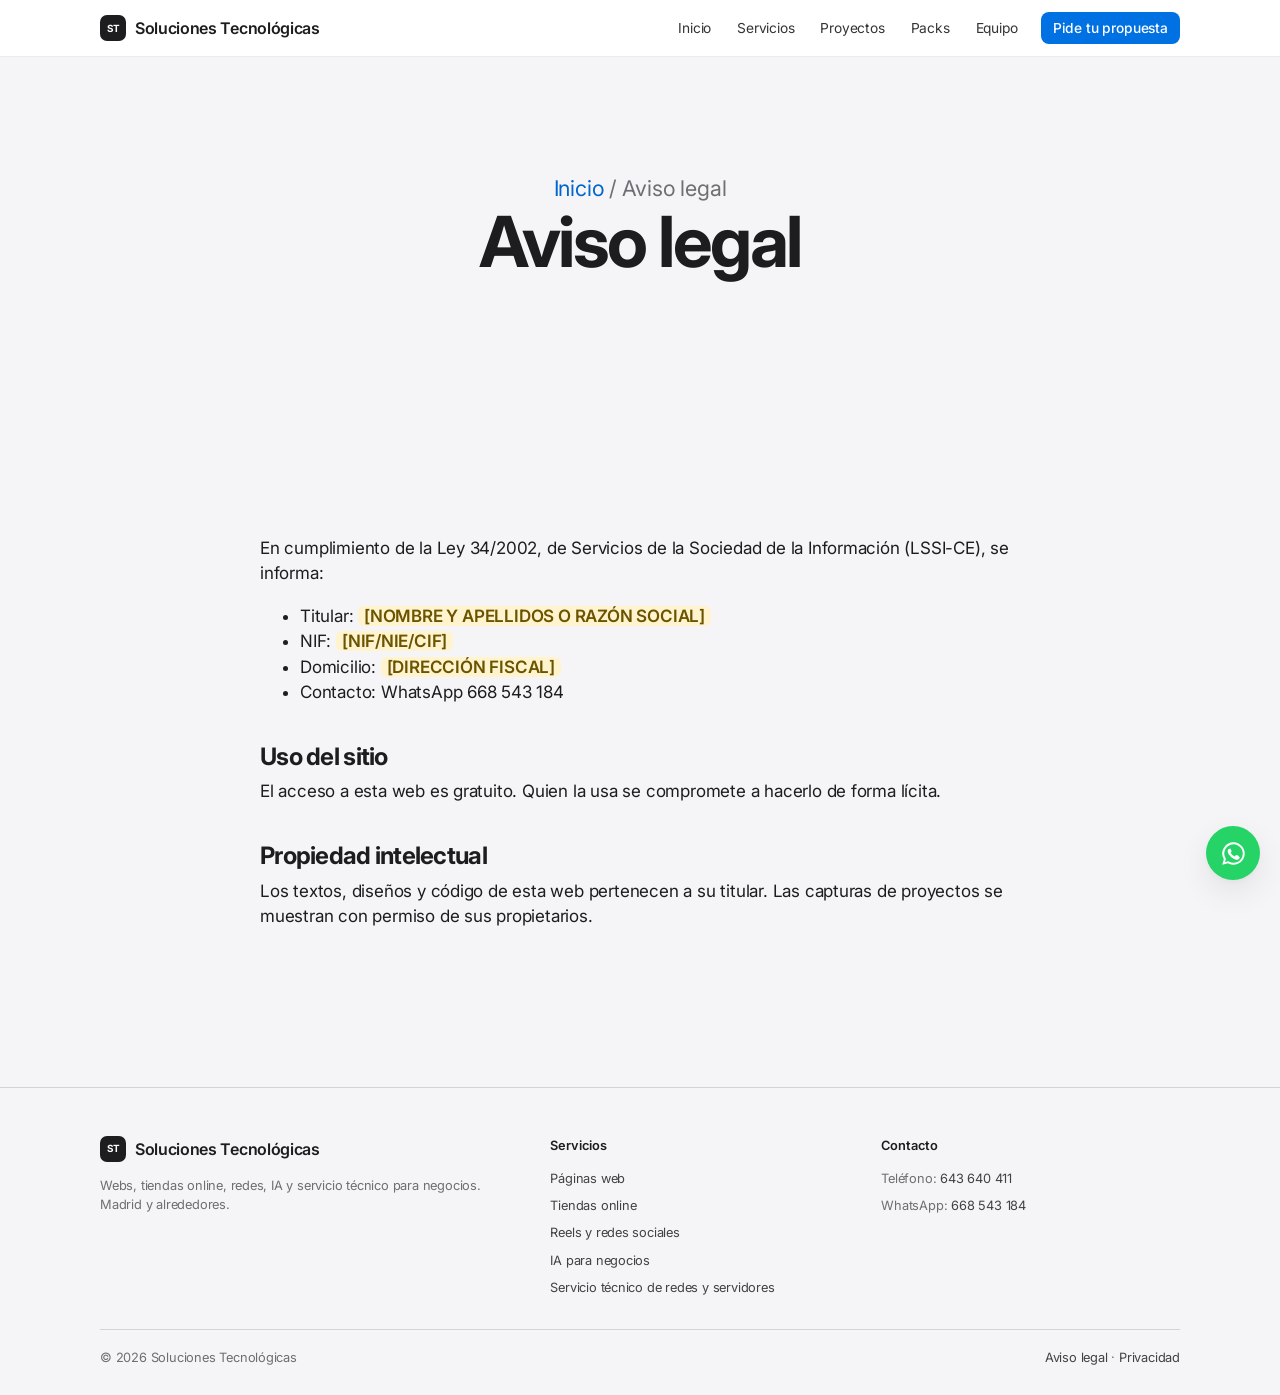
<file: aviso-legal.html>
<!doctype html>
<html lang="es">
<head>
<meta charset="utf-8">
<meta name="viewport" content="width=device-width, initial-scale=1">
<title>Aviso legal | Soluciones Tecnológicas</title>
<meta name="description" content="Aviso legal de Soluciones Tecnológicas.">
<meta property="og:title" content="Aviso legal | Soluciones Tecnológicas">
<meta property="og:description" content="Aviso legal de Soluciones Tecnológicas.">
<meta property="og:type" content="website">
<meta name="theme-color" content="#f5f5f7">
<link rel="canonical" href="https://mayerlinggg23-tech.github.io/soluciones-tecnologicas-web/aviso-legal.html">
<link rel="icon" href="data:image/svg+xml,%3Csvg xmlns='http://www.w3.org/2000/svg' viewBox='0 0 32 32'%3E%3Crect width='32' height='32' rx='8' fill='%231d1d1f'/%3E%3Ctext x='16' y='21' font-family='Arial' font-weight='700' font-size='13' text-anchor='middle' fill='%23fff'%3EST%3C/text%3E%3C/svg%3E">
<link rel="preconnect" href="https://fonts.googleapis.com">
<link rel="preconnect" href="https://fonts.gstatic.com" crossorigin>
<link href="https://fonts.googleapis.com/css2?family=Inter:opsz,wght@14..32,400..700&display=swap" rel="stylesheet">
<link rel="stylesheet" href="assets/css/styles.css?v=3">

</head>
<body>
<a class="skip" href="#contenido">Saltar al contenido</a>
<header class="header">
  <div class="wrap">
    <a class="logo" href="index.html" aria-label="Soluciones Tecnológicas, inicio"><span class="logo-mark" aria-hidden="true">ST</span>Soluciones Tecnológicas</a>
    <button class="menu-btn" aria-expanded="false" aria-controls="menu">Menú</button>
    <nav class="nav" id="menu" aria-label="Principal"><a href="index.html">Inicio</a><a href="index.html#servicios">Servicios</a><a href="index.html#proyectos">Proyectos</a><a href="index.html#packs">Packs</a><a href="index.html#equipo">Equipo</a><a class="btn btn-primary btn-sm" href="index.html#contacto">Pide tu propuesta</a></nav>
  </div>
</header>
<main id="contenido">
<section class="page-hero"><div class="wrap"><p class="crumbs"><a href="index.html">Inicio</a> / Aviso legal</p><h1>Aviso legal</h1></div></section><section class="section section-white"><div class="wrap legal-text">
<p>En cumplimiento de la Ley 34/2002, de Servicios de la Sociedad de la Información (LSSI-CE), se informa:</p>
<ul><li>Titular: <span class="hueco">[NOMBRE Y APELLIDOS O RAZÓN SOCIAL]</span></li><li>NIF: <span class="hueco">[NIF/NIE/CIF]</span></li><li>Domicilio: <span class="hueco">[DIRECCIÓN FISCAL]</span></li><li>Contacto: WhatsApp 668 543 184</li></ul>
<h2>Uso del sitio</h2><p>El acceso a esta web es gratuito. Quien la usa se compromete a hacerlo de forma lícita.</p>
<h2>Propiedad intelectual</h2><p>Los textos, diseños y código de esta web pertenecen a su titular. Las capturas de proyectos se muestran con permiso de sus propietarios.</p></div></section>
</main>
<footer class="footer">
  <div class="wrap">
    <div class="footer-grid">
      <div>
        <a class="logo" href="index.html"><span class="logo-mark" aria-hidden="true">ST</span>Soluciones Tecnológicas</a>
        <p style="margin-top:14px">Webs, tiendas online, redes, IA y servicio técnico para negocios. Madrid y alrededores.</p>
      </div>
      <div><h4>Servicios</h4><ul><li><a href="servicios/paginas-web.html">Páginas web</a></li><li><a href="servicios/tiendas-online.html">Tiendas online</a></li><li><a href="servicios/reels-redes.html">Reels y redes sociales</a></li><li><a href="servicios/ia-negocios.html">IA para negocios</a></li><li><a href="servicios/soporte-it.html">Servicio técnico de redes y servidores</a></li></ul></div>
      <div><h4>Contacto</h4><ul><li>Teléfono: <a href="tel:+34643640411">643 640 411</a></li><li>WhatsApp: <a href="https://wa.me/34668543184?text=Hola,%20quiero%20información" target="_blank" rel="noopener">668 543 184</a></li></ul></div>
    </div>
    <div class="footer-bottom">
      <span>© <span data-year></span> Soluciones Tecnológicas</span>
      <span><a href="aviso-legal.html">Aviso legal</a> · <a href="privacidad.html">Privacidad</a></span>
    </div>
  </div>
</footer>
<a class="wa-float" href="https://wa.me/34668543184?text=Hola,%20quiero%20información" target="_blank" rel="noopener" aria-label="Escríbenos por WhatsApp"><svg viewBox="0 0 24 24" fill="currentColor" aria-hidden="true"><path d="M12 2a10 10 0 0 0-8.6 15.1L2 22l5-1.3A10 10 0 1 0 12 2zm0 18.2a8.2 8.2 0 0 1-4.2-1.2l-.3-.2-3 .8.8-2.9-.2-.3A8.2 8.2 0 1 1 12 20.2zm4.5-6.1c-.2-.1-1.5-.7-1.7-.8-.2-.1-.4-.1-.6.1l-.8 1c-.1.2-.3.2-.5.1a6.7 6.7 0 0 1-3.3-2.9c-.2-.4.2-.4.7-1.3.1-.2 0-.3 0-.4l-.8-1.8c-.2-.5-.4-.4-.6-.4h-.5a1 1 0 0 0-.7.3 3 3 0 0 0-.9 2.2 5.2 5.2 0 0 0 1.1 2.7 11.8 11.8 0 0 0 4.5 4c1.7.7 2.3.8 3.2.6.5-.1 1.5-.6 1.7-1.2.2-.6.2-1.1.2-1.2-.1-.1-.3-.2-.5-.3z"/></svg></a>
<script src="assets/js/main.js?v=1" defer></script>
</body>
</html>
</file>
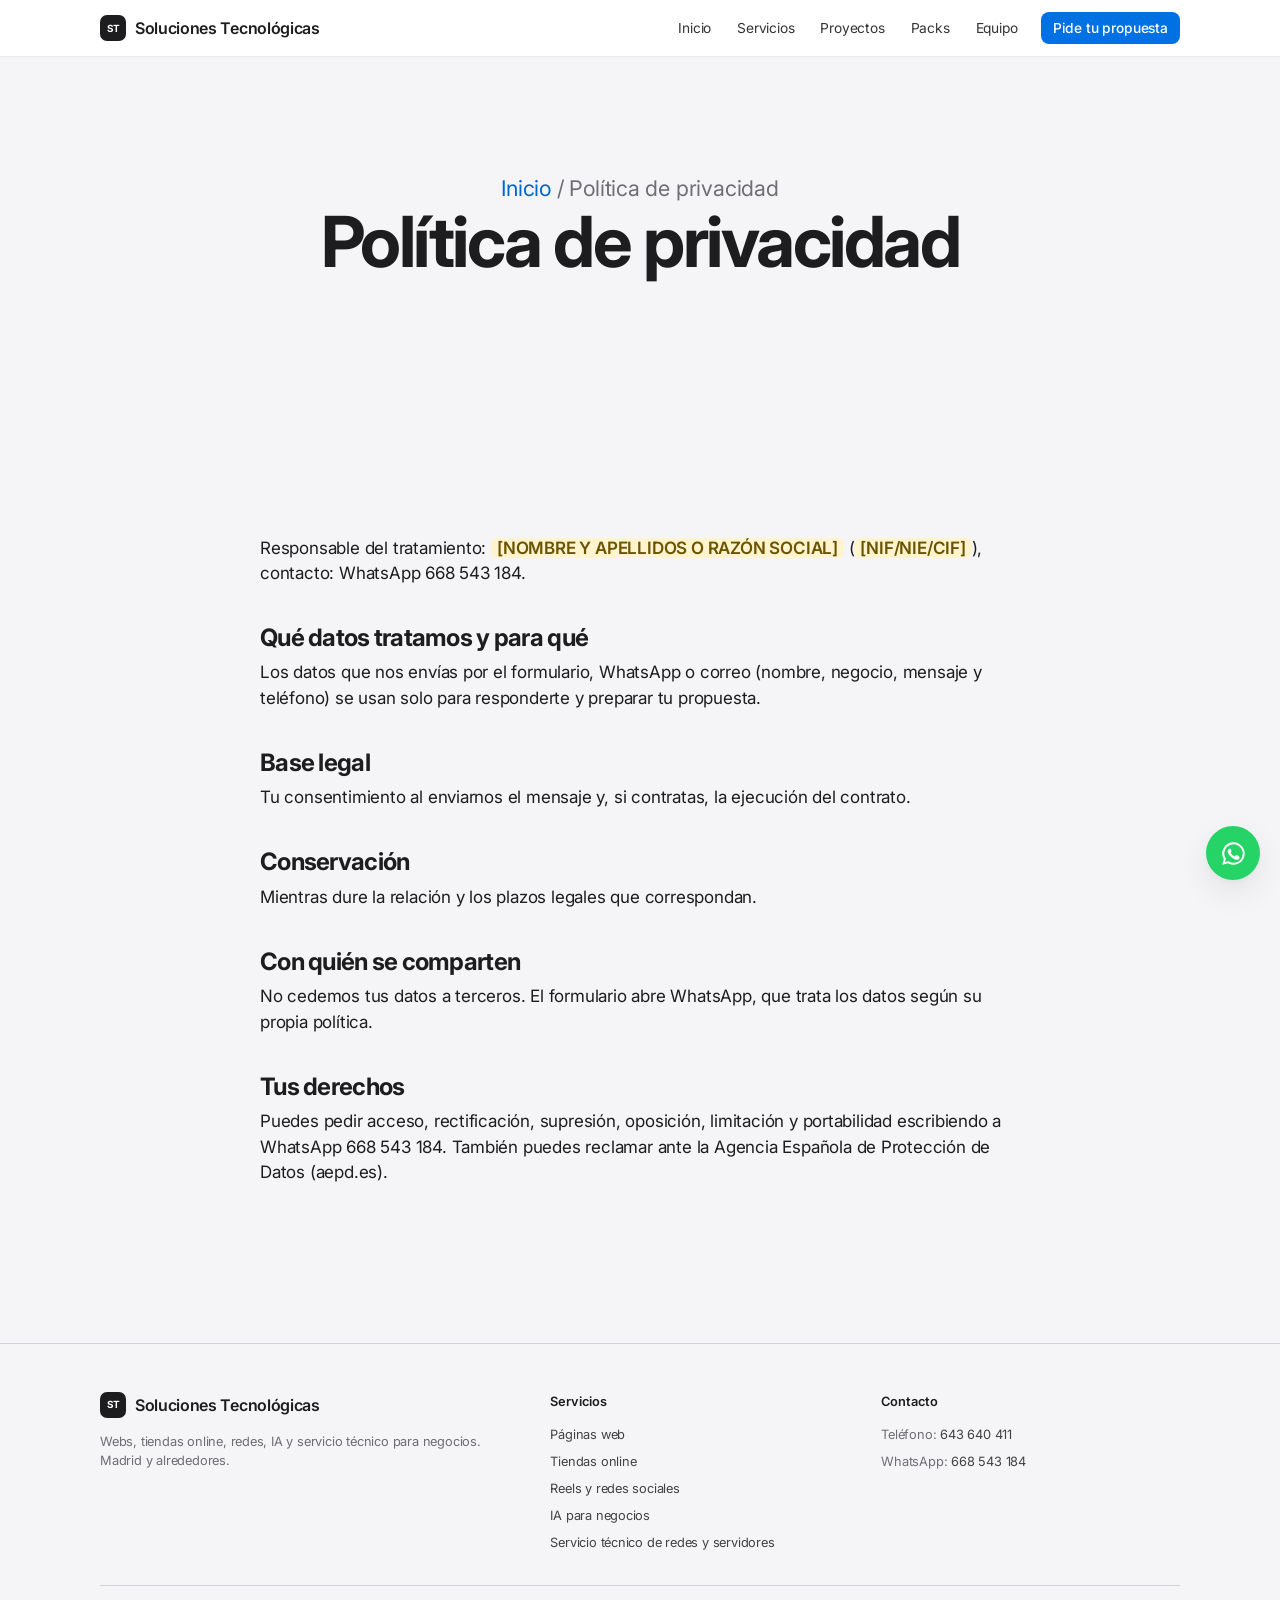
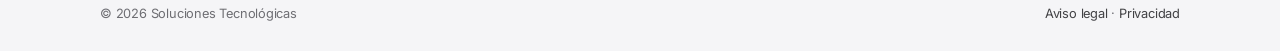
<file: privacidad.html>
<!doctype html>
<html lang="es">
<head>
<meta charset="utf-8">
<meta name="viewport" content="width=device-width, initial-scale=1">
<title>Política de privacidad | Soluciones Tecnológicas</title>
<meta name="description" content="Política de privacidad de Soluciones Tecnológicas.">
<meta property="og:title" content="Política de privacidad | Soluciones Tecnológicas">
<meta property="og:description" content="Política de privacidad de Soluciones Tecnológicas.">
<meta property="og:type" content="website">
<meta name="theme-color" content="#f5f5f7">
<link rel="canonical" href="https://mayerlinggg23-tech.github.io/soluciones-tecnologicas-web/privacidad.html">
<link rel="icon" href="data:image/svg+xml,%3Csvg xmlns='http://www.w3.org/2000/svg' viewBox='0 0 32 32'%3E%3Crect width='32' height='32' rx='8' fill='%231d1d1f'/%3E%3Ctext x='16' y='21' font-family='Arial' font-weight='700' font-size='13' text-anchor='middle' fill='%23fff'%3EST%3C/text%3E%3C/svg%3E">
<link rel="preconnect" href="https://fonts.googleapis.com">
<link rel="preconnect" href="https://fonts.gstatic.com" crossorigin>
<link href="https://fonts.googleapis.com/css2?family=Inter:opsz,wght@14..32,400..700&display=swap" rel="stylesheet">
<link rel="stylesheet" href="assets/css/styles.css?v=3">

</head>
<body>
<a class="skip" href="#contenido">Saltar al contenido</a>
<header class="header">
  <div class="wrap">
    <a class="logo" href="index.html" aria-label="Soluciones Tecnológicas, inicio"><span class="logo-mark" aria-hidden="true">ST</span>Soluciones Tecnológicas</a>
    <button class="menu-btn" aria-expanded="false" aria-controls="menu">Menú</button>
    <nav class="nav" id="menu" aria-label="Principal"><a href="index.html">Inicio</a><a href="index.html#servicios">Servicios</a><a href="index.html#proyectos">Proyectos</a><a href="index.html#packs">Packs</a><a href="index.html#equipo">Equipo</a><a class="btn btn-primary btn-sm" href="index.html#contacto">Pide tu propuesta</a></nav>
  </div>
</header>
<main id="contenido">
<section class="page-hero"><div class="wrap"><p class="crumbs"><a href="index.html">Inicio</a> / Política de privacidad</p><h1>Política de privacidad</h1></div></section><section class="section section-white"><div class="wrap legal-text">
<p>Responsable del tratamiento: <span class="hueco">[NOMBRE Y APELLIDOS O RAZÓN SOCIAL]</span> (<span class="hueco">[NIF/NIE/CIF]</span>), contacto: WhatsApp 668 543 184.</p>
<h2>Qué datos tratamos y para qué</h2><p>Los datos que nos envías por el formulario, WhatsApp o correo (nombre, negocio, mensaje y teléfono) se usan solo para responderte y preparar tu propuesta.</p>
<h2>Base legal</h2><p>Tu consentimiento al enviarnos el mensaje y, si contratas, la ejecución del contrato.</p>
<h2>Conservación</h2><p>Mientras dure la relación y los plazos legales que correspondan.</p>
<h2>Con quién se comparten</h2><p>No cedemos tus datos a terceros. El formulario abre WhatsApp, que trata los datos según su propia política.</p>
<h2>Tus derechos</h2><p>Puedes pedir acceso, rectificación, supresión, oposición, limitación y portabilidad escribiendo a WhatsApp 668 543 184. También puedes reclamar ante la Agencia Española de Protección de Datos (aepd.es).</p></div></section>
</main>
<footer class="footer">
  <div class="wrap">
    <div class="footer-grid">
      <div>
        <a class="logo" href="index.html"><span class="logo-mark" aria-hidden="true">ST</span>Soluciones Tecnológicas</a>
        <p style="margin-top:14px">Webs, tiendas online, redes, IA y servicio técnico para negocios. Madrid y alrededores.</p>
      </div>
      <div><h4>Servicios</h4><ul><li><a href="servicios/paginas-web.html">Páginas web</a></li><li><a href="servicios/tiendas-online.html">Tiendas online</a></li><li><a href="servicios/reels-redes.html">Reels y redes sociales</a></li><li><a href="servicios/ia-negocios.html">IA para negocios</a></li><li><a href="servicios/soporte-it.html">Servicio técnico de redes y servidores</a></li></ul></div>
      <div><h4>Contacto</h4><ul><li>Teléfono: <a href="tel:+34643640411">643 640 411</a></li><li>WhatsApp: <a href="https://wa.me/34668543184?text=Hola,%20quiero%20información" target="_blank" rel="noopener">668 543 184</a></li></ul></div>
    </div>
    <div class="footer-bottom">
      <span>© <span data-year></span> Soluciones Tecnológicas</span>
      <span><a href="aviso-legal.html">Aviso legal</a> · <a href="privacidad.html">Privacidad</a></span>
    </div>
  </div>
</footer>
<a class="wa-float" href="https://wa.me/34668543184?text=Hola,%20quiero%20información" target="_blank" rel="noopener" aria-label="Escríbenos por WhatsApp"><svg viewBox="0 0 24 24" fill="currentColor" aria-hidden="true"><path d="M12 2a10 10 0 0 0-8.6 15.1L2 22l5-1.3A10 10 0 1 0 12 2zm0 18.2a8.2 8.2 0 0 1-4.2-1.2l-.3-.2-3 .8.8-2.9-.2-.3A8.2 8.2 0 1 1 12 20.2zm4.5-6.1c-.2-.1-1.5-.7-1.7-.8-.2-.1-.4-.1-.6.1l-.8 1c-.1.2-.3.2-.5.1a6.7 6.7 0 0 1-3.3-2.9c-.2-.4.2-.4.7-1.3.1-.2 0-.3 0-.4l-.8-1.8c-.2-.5-.4-.4-.6-.4h-.5a1 1 0 0 0-.7.3 3 3 0 0 0-.9 2.2 5.2 5.2 0 0 0 1.1 2.7 11.8 11.8 0 0 0 4.5 4c1.7.7 2.3.8 3.2.6.5-.1 1.5-.6 1.7-1.2.2-.6.2-1.1.2-1.2-.1-.1-.3-.2-.5-.3z"/></svg></a>
<script src="assets/js/main.js?v=1" defer></script>
</body>
</html>
</file>
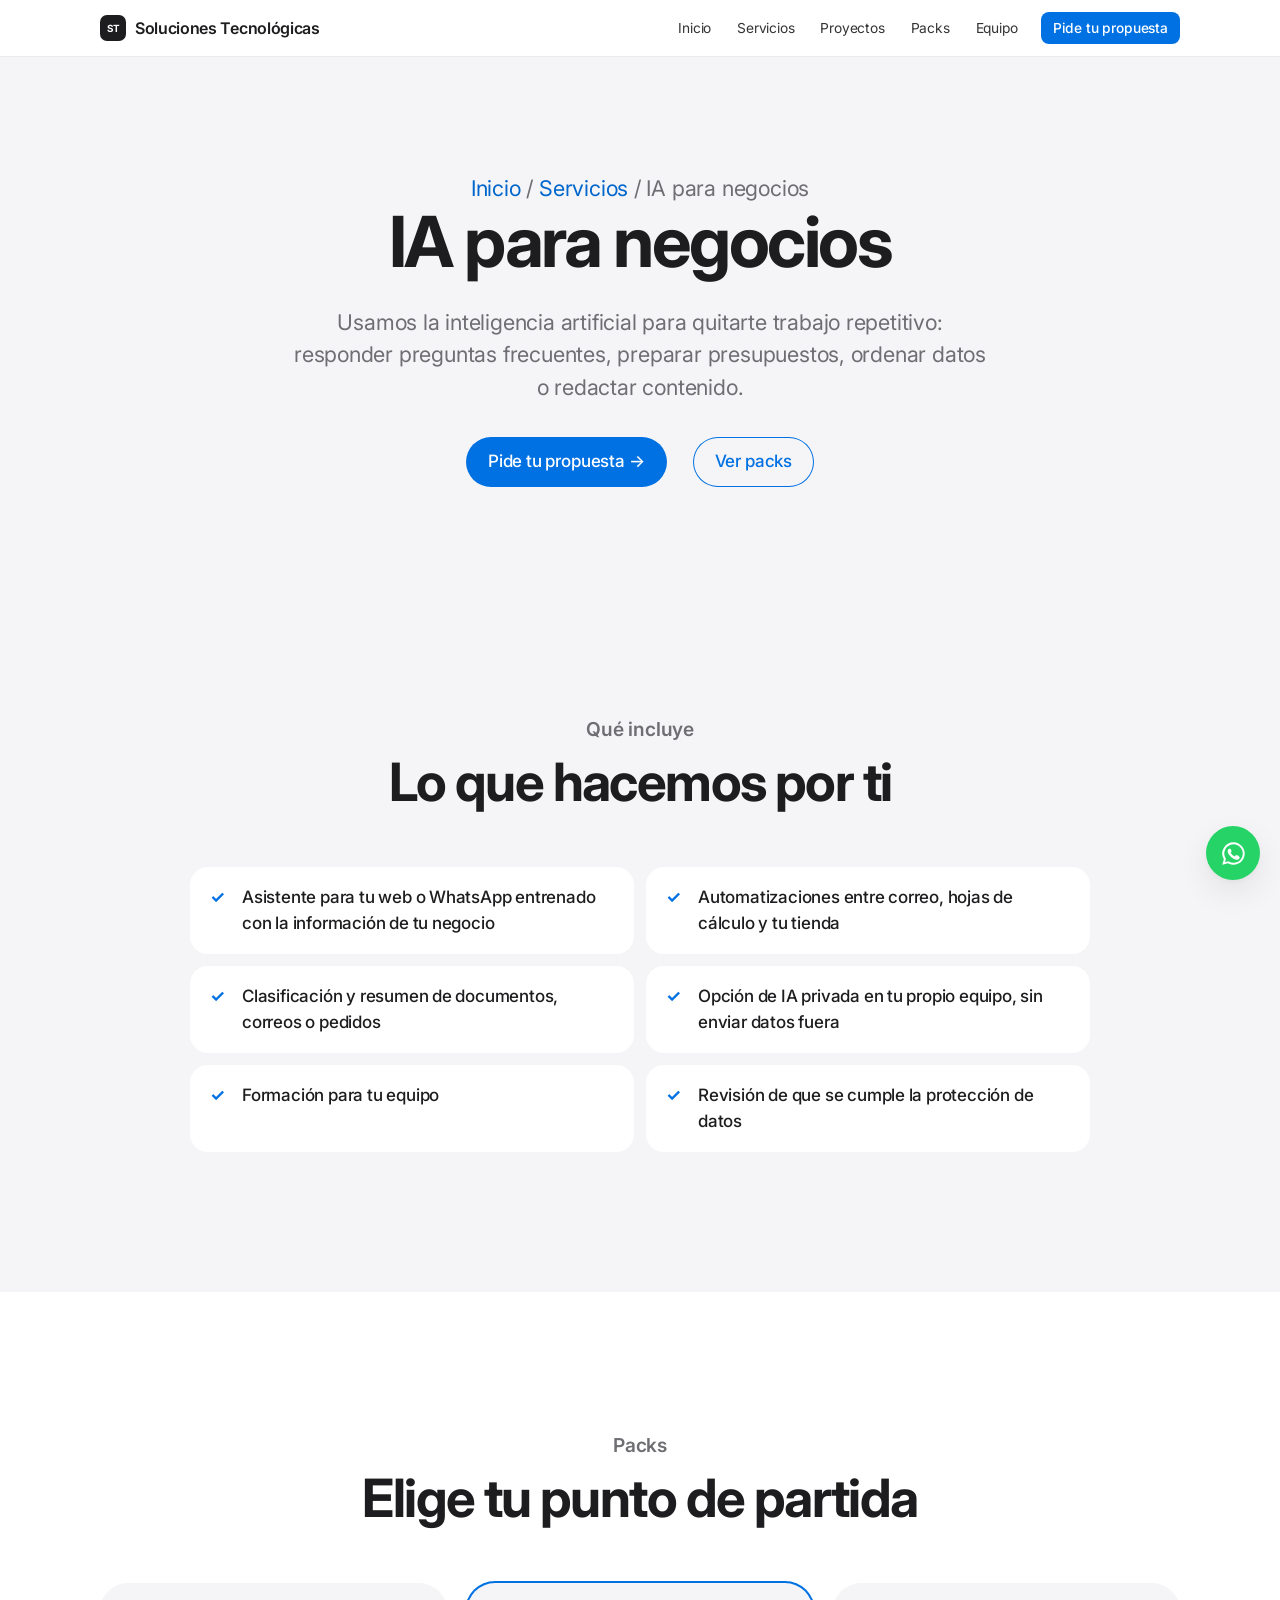
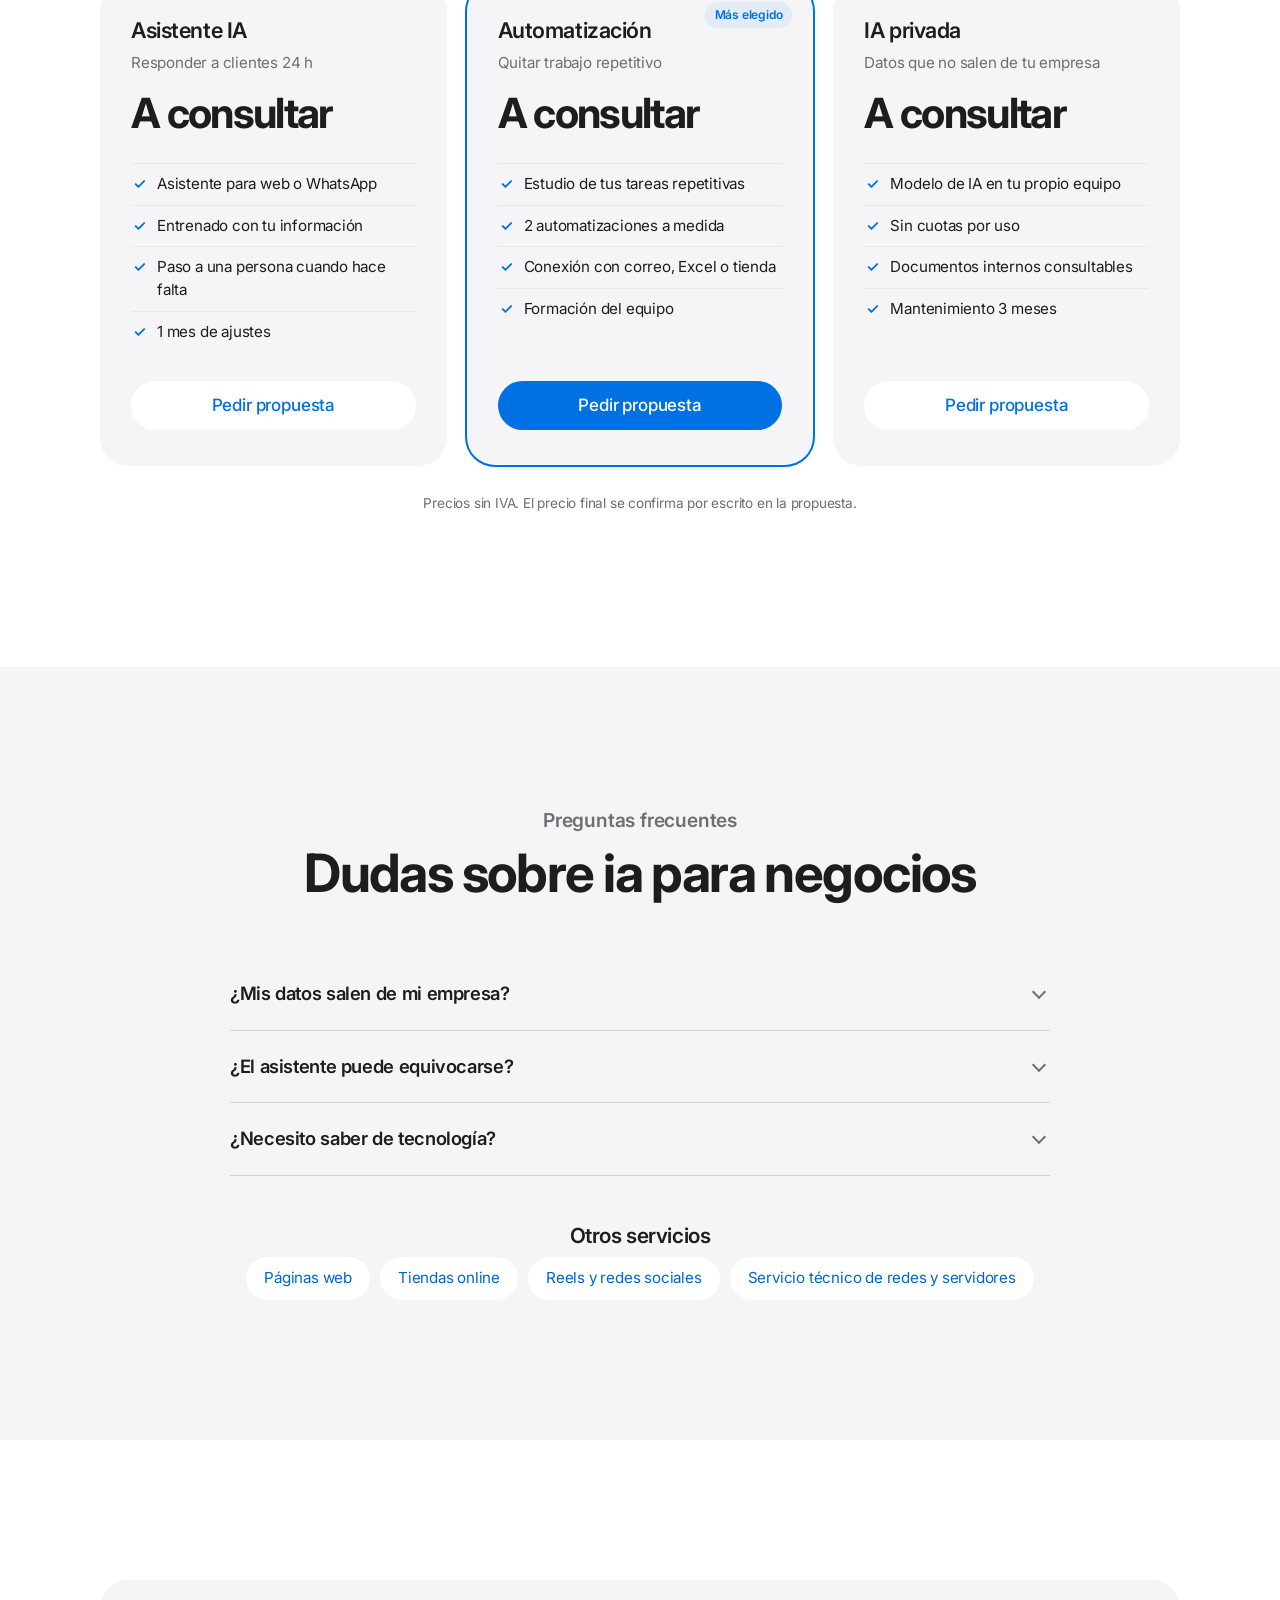
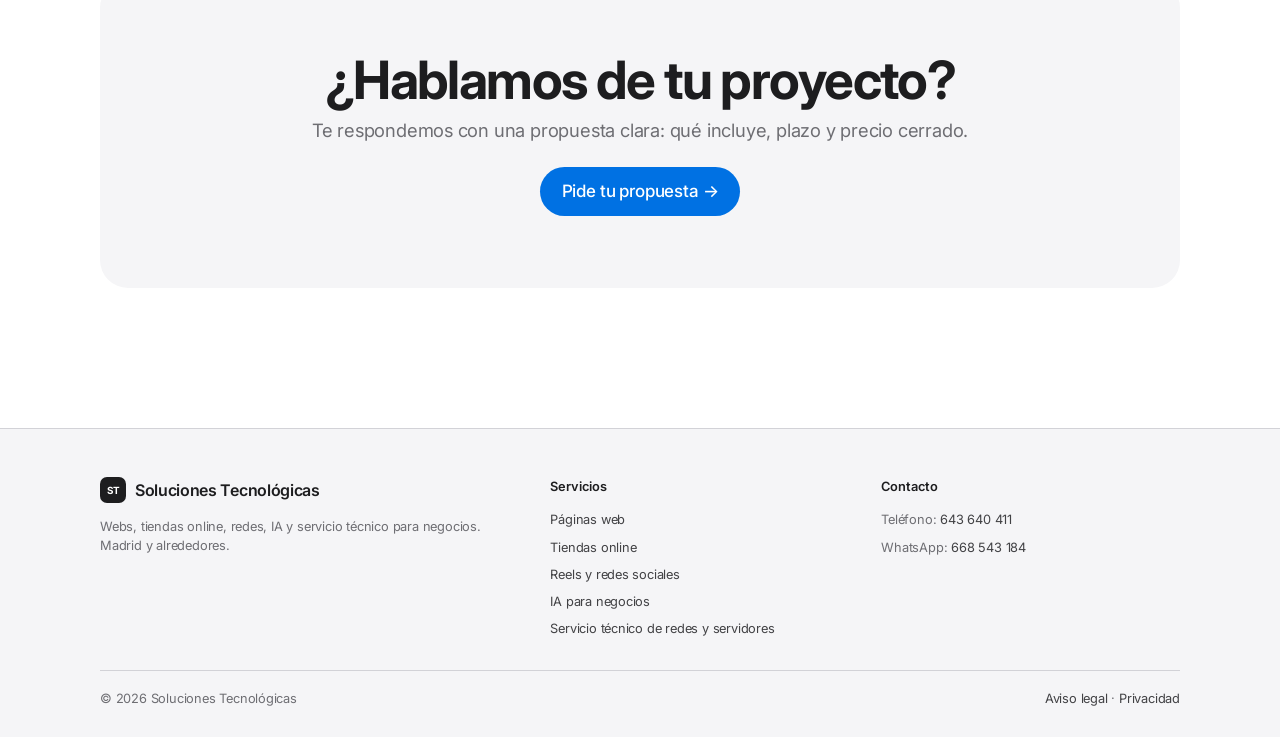
<file: servicios/ia-negocios.html>
<!doctype html>
<html lang="es">
<head>
<meta charset="utf-8">
<meta name="viewport" content="width=device-width, initial-scale=1">
<title>Chatbots, automatizaciones e inteligencia artificial para pymes en Madrid | Soluciones Tecnológicas</title>
<meta name="description" content="Asistentes que responden a clientes, automatizaciones que ahorran horas y modelos de IA privados.">
<meta property="og:title" content="Chatbots, automatizaciones e inteligencia artificial para pymes en Madrid | Soluciones Tecnológicas">
<meta property="og:description" content="Asistentes que responden a clientes, automatizaciones que ahorran horas y modelos de IA privados.">
<meta property="og:type" content="website">
<meta name="theme-color" content="#f5f5f7">
<link rel="canonical" href="https://mayerlinggg23-tech.github.io/soluciones-tecnologicas-web/servicios/ia-negocios.html">
<link rel="icon" href="data:image/svg+xml,%3Csvg xmlns='http://www.w3.org/2000/svg' viewBox='0 0 32 32'%3E%3Crect width='32' height='32' rx='8' fill='%231d1d1f'/%3E%3Ctext x='16' y='21' font-family='Arial' font-weight='700' font-size='13' text-anchor='middle' fill='%23fff'%3EST%3C/text%3E%3C/svg%3E">
<link rel="preconnect" href="https://fonts.googleapis.com">
<link rel="preconnect" href="https://fonts.gstatic.com" crossorigin>
<link href="https://fonts.googleapis.com/css2?family=Inter:opsz,wght@14..32,400..700&display=swap" rel="stylesheet">
<link rel="stylesheet" href="../assets/css/styles.css?v=3">
<script type="application/ld+json">{"@context": "https://schema.org", "@type": "FAQPage", "mainEntity": [{"@type": "Question", "name": "¿Mis datos salen de mi empresa?", "acceptedAnswer": {"@type": "Answer", "text": "Si lo necesitas, montamos la IA en un equipo tuyo (modelo local) para que la información no salga a servicios externos."}}, {"@type": "Question", "name": "¿El asistente puede equivocarse?", "acceptedAnswer": {"@type": "Answer", "text": "Sí, como cualquier IA. Por eso lo limitamos a la información de tu negocio, lo probamos antes y dejamos claro cuándo debe pasar la conversación a una persona."}}, {"@type": "Question", "name": "¿Necesito saber de tecnología?", "acceptedAnswer": {"@type": "Answer", "text": "No. Lo dejamos funcionando y te enseñamos lo justo para usarlo."}}]}</script>
</head>
<body>
<a class="skip" href="#contenido">Saltar al contenido</a>
<header class="header">
  <div class="wrap">
    <a class="logo" href="../index.html" aria-label="Soluciones Tecnológicas, inicio"><span class="logo-mark" aria-hidden="true">ST</span>Soluciones Tecnológicas</a>
    <button class="menu-btn" aria-expanded="false" aria-controls="menu">Menú</button>
    <nav class="nav" id="menu" aria-label="Principal"><a href="../index.html">Inicio</a><a href="../index.html#servicios">Servicios</a><a href="../index.html#proyectos">Proyectos</a><a href="../index.html#packs">Packs</a><a href="../index.html#equipo">Equipo</a><a class="btn btn-primary btn-sm" href="../index.html#contacto">Pide tu propuesta</a></nav>
  </div>
</header>
<main id="contenido">

<section class="page-hero">
  <div class="wrap">
    <p class="crumbs"><a href="../index.html">Inicio</a> / <a href="../index.html#servicios">Servicios</a> / IA para negocios</p>
    <h1>IA para negocios</h1>
    <p>Usamos la inteligencia artificial para quitarte trabajo repetitivo: responder preguntas frecuentes, preparar presupuestos, ordenar datos o redactar contenido.</p>
    <div class="hero-actions"><a class="btn btn-primary" href="../index.html?servicio=ia-negocios#contacto">Pide tu propuesta →</a><a class="btn btn-ghost" href="#packs">Ver packs</a></div>
  </div>
</section>
<section class="section section-white">
  <div class="wrap">
    <div class="section-head reveal"><p class="eyebrow">Qué incluye</p><h2>Lo que hacemos por ti</h2></div>
    <ul class="includes"><li class="reveal">Asistente para tu web o WhatsApp entrenado con la información de tu negocio</li><li class="reveal">Automatizaciones entre correo, hojas de cálculo y tu tienda</li><li class="reveal">Clasificación y resumen de documentos, correos o pedidos</li><li class="reveal">Opción de IA privada en tu propio equipo, sin enviar datos fuera</li><li class="reveal">Formación para tu equipo</li><li class="reveal">Revisión de que se cumple la protección de datos</li></ul>
  </div>
</section>
<section class="section" id="packs">
  <div class="wrap">
    <div class="section-head reveal"><p class="eyebrow">Packs</p><h2>Elige tu punto de partida</h2></div>
    <div class="grid grid-3"><article class="pack reveal">
  <h3>Asistente IA</h3>
  <p class="for">Responder a clientes 24 h</p>
  <p class="price">A consultar</p>
  <ul><li>Asistente para web o WhatsApp</li><li>Entrenado con tu información</li><li>Paso a una persona cuando hace falta</li><li>1 mes de ajustes</li></ul>
  <a class="btn btn-ghost" href="../index.html?servicio=ia-negocios#contacto">Pedir propuesta</a>
</article><article class="pack popular reveal"><span class="flag">Más elegido</span>
  <h3>Automatización</h3>
  <p class="for">Quitar trabajo repetitivo</p>
  <p class="price">A consultar</p>
  <ul><li>Estudio de tus tareas repetitivas</li><li>2 automatizaciones a medida</li><li>Conexión con correo, Excel o tienda</li><li>Formación del equipo</li></ul>
  <a class="btn btn-primary" href="../index.html?servicio=ia-negocios#contacto">Pedir propuesta</a>
</article><article class="pack reveal">
  <h3>IA privada</h3>
  <p class="for">Datos que no salen de tu empresa</p>
  <p class="price">A consultar</p>
  <ul><li>Modelo de IA en tu propio equipo</li><li>Sin cuotas por uso</li><li>Documentos internos consultables</li><li>Mantenimiento 3 meses</li></ul>
  <a class="btn btn-ghost" href="../index.html?servicio=ia-negocios#contacto">Pedir propuesta</a>
</article></div>
    <p class="note">Precios sin IVA. El precio final se confirma por escrito en la propuesta.</p>
  </div>
</section>
<section class="section section-white">
  <div class="wrap">
    <div class="section-head reveal"><p class="eyebrow">Preguntas frecuentes</p><h2>Dudas sobre ia para negocios</h2></div>
    <div class="faq"><details class="reveal"><summary>¿Mis datos salen de mi empresa?</summary><p>Si lo necesitas, montamos la IA en un equipo tuyo (modelo local) para que la información no salga a servicios externos.</p></details><details class="reveal"><summary>¿El asistente puede equivocarse?</summary><p>Sí, como cualquier IA. Por eso lo limitamos a la información de tu negocio, lo probamos antes y dejamos claro cuándo debe pasar la conversación a una persona.</p></details><details class="reveal"><summary>¿Necesito saber de tecnología?</summary><p>No. Lo dejamos funcionando y te enseñamos lo justo para usarlo.</p></details></div>
    <h3 style="margin-top:48px">Otros servicios</h3>
    <div class="related"><a href="paginas-web.html">Páginas web</a><a href="tiendas-online.html">Tiendas online</a><a href="reels-redes.html">Reels y redes sociales</a><a href="soporte-it.html">Servicio técnico de redes y servidores</a></div>
  </div>
</section>
<section class="section"><div class="wrap"><div class="cta reveal">
  <div><h2>¿Hablamos de tu proyecto?</h2><p>Te respondemos con una propuesta clara: qué incluye, plazo y precio cerrado.</p></div>
  <a class="btn" href="../index.html#contacto">Pide tu propuesta →</a>
</div></div></section>

</main>
<footer class="footer">
  <div class="wrap">
    <div class="footer-grid">
      <div>
        <a class="logo" href="../index.html"><span class="logo-mark" aria-hidden="true">ST</span>Soluciones Tecnológicas</a>
        <p style="margin-top:14px">Webs, tiendas online, redes, IA y servicio técnico para negocios. Madrid y alrededores.</p>
      </div>
      <div><h4>Servicios</h4><ul><li><a href="../servicios/paginas-web.html">Páginas web</a></li><li><a href="../servicios/tiendas-online.html">Tiendas online</a></li><li><a href="../servicios/reels-redes.html">Reels y redes sociales</a></li><li><a href="../servicios/ia-negocios.html">IA para negocios</a></li><li><a href="../servicios/soporte-it.html">Servicio técnico de redes y servidores</a></li></ul></div>
      <div><h4>Contacto</h4><ul><li>Teléfono: <a href="tel:+34643640411">643 640 411</a></li><li>WhatsApp: <a href="https://wa.me/34668543184?text=Hola,%20quiero%20información" target="_blank" rel="noopener">668 543 184</a></li></ul></div>
    </div>
    <div class="footer-bottom">
      <span>© <span data-year></span> Soluciones Tecnológicas</span>
      <span><a href="../aviso-legal.html">Aviso legal</a> · <a href="../privacidad.html">Privacidad</a></span>
    </div>
  </div>
</footer>
<a class="wa-float" href="https://wa.me/34668543184?text=Hola,%20quiero%20información" target="_blank" rel="noopener" aria-label="Escríbenos por WhatsApp"><svg viewBox="0 0 24 24" fill="currentColor" aria-hidden="true"><path d="M12 2a10 10 0 0 0-8.6 15.1L2 22l5-1.3A10 10 0 1 0 12 2zm0 18.2a8.2 8.2 0 0 1-4.2-1.2l-.3-.2-3 .8.8-2.9-.2-.3A8.2 8.2 0 1 1 12 20.2zm4.5-6.1c-.2-.1-1.5-.7-1.7-.8-.2-.1-.4-.1-.6.1l-.8 1c-.1.2-.3.2-.5.1a6.7 6.7 0 0 1-3.3-2.9c-.2-.4.2-.4.7-1.3.1-.2 0-.3 0-.4l-.8-1.8c-.2-.5-.4-.4-.6-.4h-.5a1 1 0 0 0-.7.3 3 3 0 0 0-.9 2.2 5.2 5.2 0 0 0 1.1 2.7 11.8 11.8 0 0 0 4.5 4c1.7.7 2.3.8 3.2.6.5-.1 1.5-.6 1.7-1.2.2-.6.2-1.1.2-1.2-.1-.1-.3-.2-.5-.3z"/></svg></a>
<script src="../assets/js/main.js?v=1" defer></script>
</body>
</html>
</file>
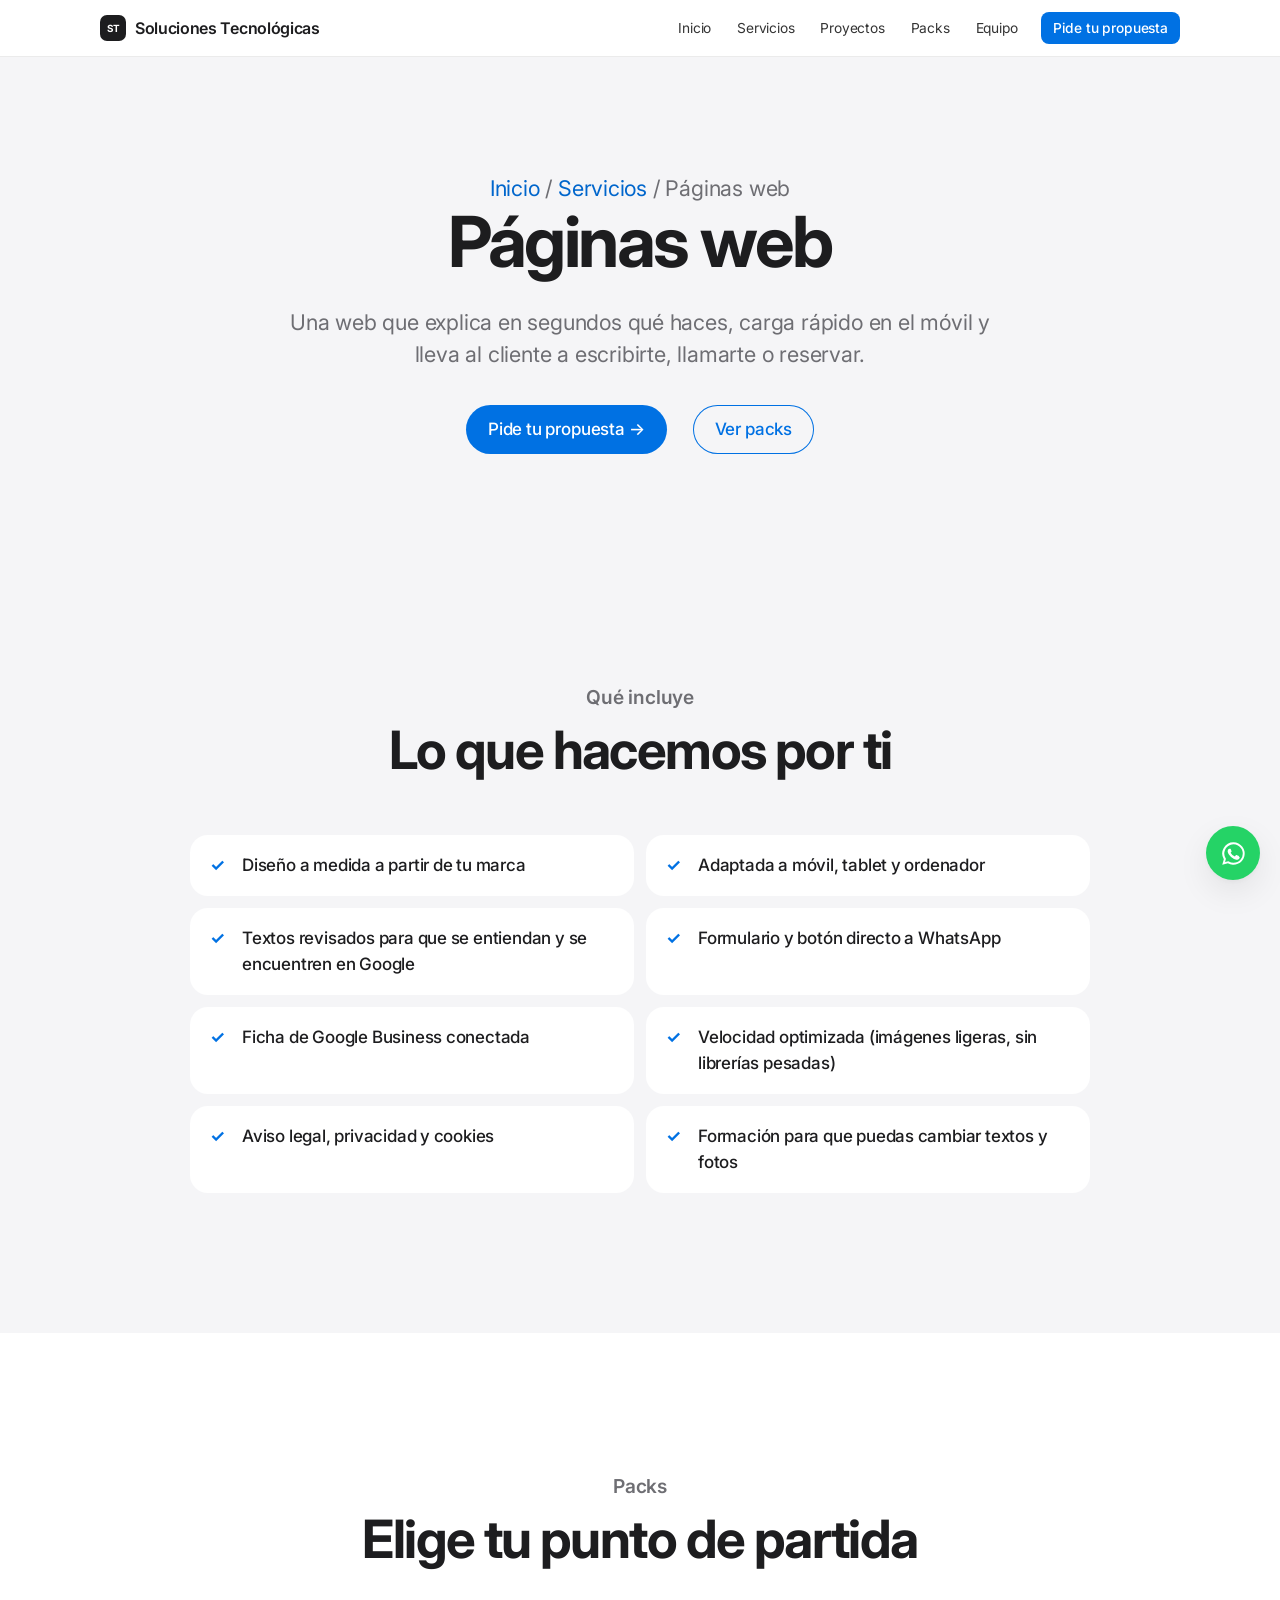
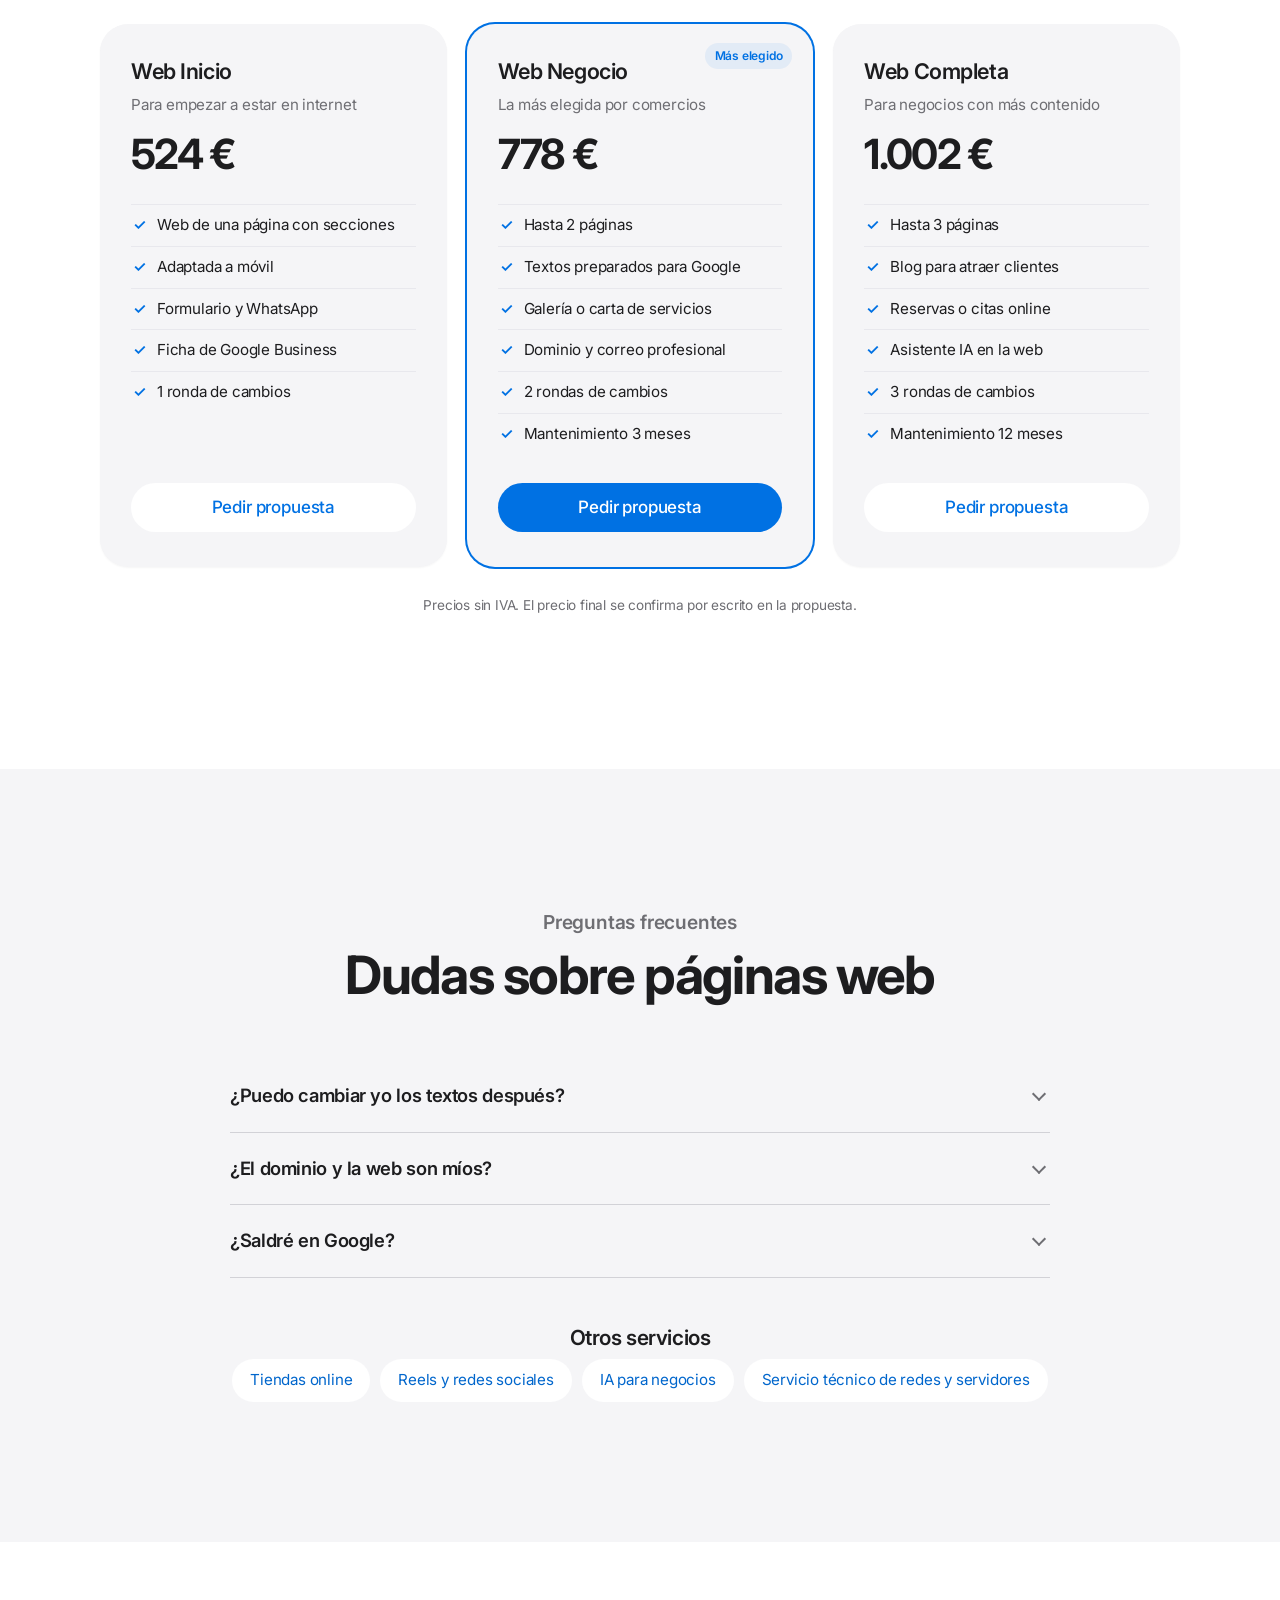
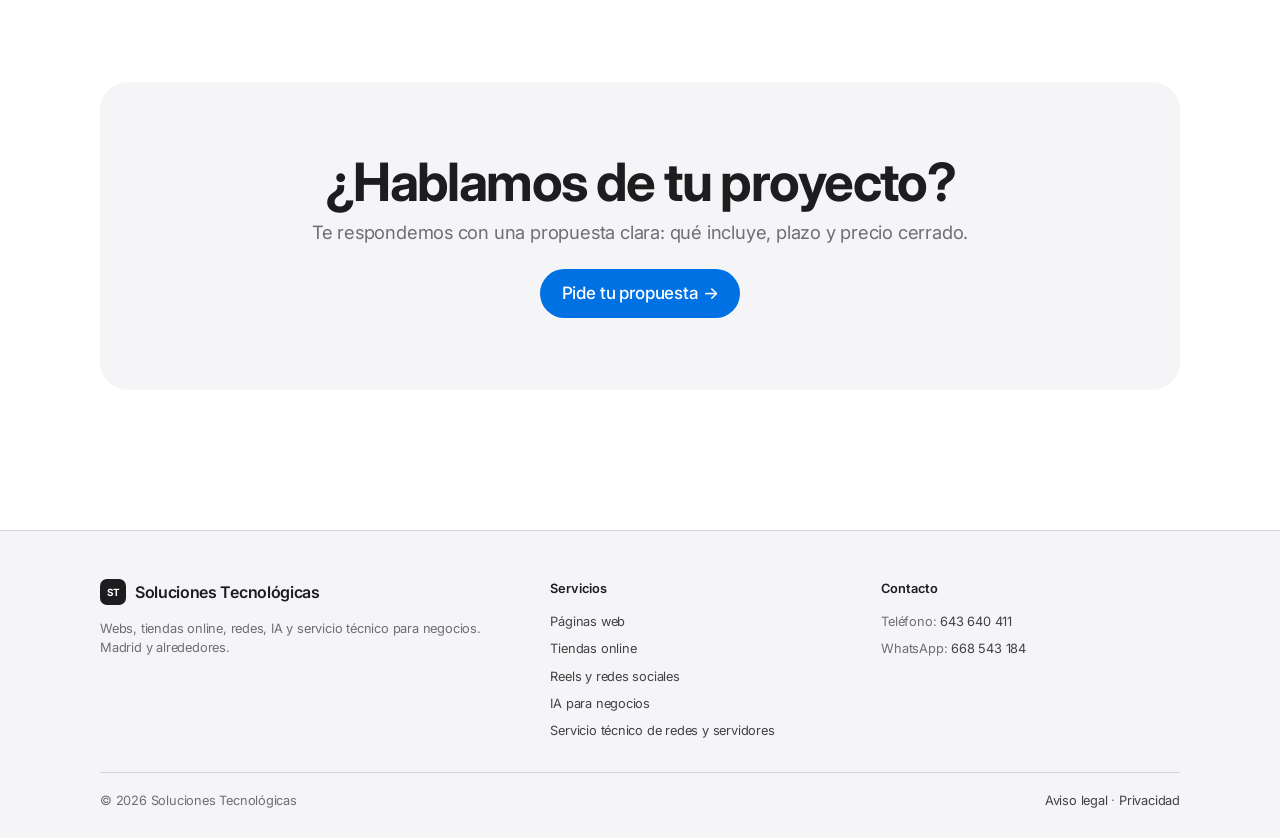
<file: servicios/paginas-web.html>
<!doctype html>
<html lang="es">
<head>
<meta charset="utf-8">
<meta name="viewport" content="width=device-width, initial-scale=1">
<title>Diseño de páginas web para negocios en Madrid | Soluciones Tecnológicas</title>
<meta name="description" content="Webs rápidas y claras para comercios y profesionales, pensadas primero para el móvil.">
<meta property="og:title" content="Diseño de páginas web para negocios en Madrid | Soluciones Tecnológicas">
<meta property="og:description" content="Webs rápidas y claras para comercios y profesionales, pensadas primero para el móvil.">
<meta property="og:type" content="website">
<meta name="theme-color" content="#f5f5f7">
<link rel="canonical" href="https://mayerlinggg23-tech.github.io/soluciones-tecnologicas-web/servicios/paginas-web.html">
<link rel="icon" href="data:image/svg+xml,%3Csvg xmlns='http://www.w3.org/2000/svg' viewBox='0 0 32 32'%3E%3Crect width='32' height='32' rx='8' fill='%231d1d1f'/%3E%3Ctext x='16' y='21' font-family='Arial' font-weight='700' font-size='13' text-anchor='middle' fill='%23fff'%3EST%3C/text%3E%3C/svg%3E">
<link rel="preconnect" href="https://fonts.googleapis.com">
<link rel="preconnect" href="https://fonts.gstatic.com" crossorigin>
<link href="https://fonts.googleapis.com/css2?family=Inter:opsz,wght@14..32,400..700&display=swap" rel="stylesheet">
<link rel="stylesheet" href="../assets/css/styles.css?v=3">
<script type="application/ld+json">{"@context": "https://schema.org", "@type": "FAQPage", "mainEntity": [{"@type": "Question", "name": "¿Puedo cambiar yo los textos después?", "acceptedAnswer": {"@type": "Answer", "text": "Sí. Te enseñamos a cambiar textos e imágenes y, si lo prefieres, lo hacemos nosotros dentro del mantenimiento."}}, {"@type": "Question", "name": "¿El dominio y la web son míos?", "acceptedAnswer": {"@type": "Answer", "text": "Sí. El dominio se registra a tu nombre y te entregamos todos los accesos al terminar."}}, {"@type": "Question", "name": "¿Saldré en Google?", "acceptedAnswer": {"@type": "Answer", "text": "Dejamos la web preparada para Google (títulos, descripciones, velocidad, mapa del sitio) y conectada a tu ficha de Google Business. Subir posiciones depende también de la competencia y del tiempo."}}]}</script>
</head>
<body>
<a class="skip" href="#contenido">Saltar al contenido</a>
<header class="header">
  <div class="wrap">
    <a class="logo" href="../index.html" aria-label="Soluciones Tecnológicas, inicio"><span class="logo-mark" aria-hidden="true">ST</span>Soluciones Tecnológicas</a>
    <button class="menu-btn" aria-expanded="false" aria-controls="menu">Menú</button>
    <nav class="nav" id="menu" aria-label="Principal"><a href="../index.html">Inicio</a><a href="../index.html#servicios">Servicios</a><a href="../index.html#proyectos">Proyectos</a><a href="../index.html#packs">Packs</a><a href="../index.html#equipo">Equipo</a><a class="btn btn-primary btn-sm" href="../index.html#contacto">Pide tu propuesta</a></nav>
  </div>
</header>
<main id="contenido">

<section class="page-hero">
  <div class="wrap">
    <p class="crumbs"><a href="../index.html">Inicio</a> / <a href="../index.html#servicios">Servicios</a> / Páginas web</p>
    <h1>Páginas web</h1>
    <p>Una web que explica en segundos qué haces, carga rápido en el móvil y lleva al cliente a escribirte, llamarte o reservar.</p>
    <div class="hero-actions"><a class="btn btn-primary" href="../index.html?servicio=paginas-web#contacto">Pide tu propuesta →</a><a class="btn btn-ghost" href="#packs">Ver packs</a></div>
  </div>
</section>
<section class="section section-white">
  <div class="wrap">
    <div class="section-head reveal"><p class="eyebrow">Qué incluye</p><h2>Lo que hacemos por ti</h2></div>
    <ul class="includes"><li class="reveal">Diseño a medida a partir de tu marca</li><li class="reveal">Adaptada a móvil, tablet y ordenador</li><li class="reveal">Textos revisados para que se entiendan y se encuentren en Google</li><li class="reveal">Formulario y botón directo a WhatsApp</li><li class="reveal">Ficha de Google Business conectada</li><li class="reveal">Velocidad optimizada (imágenes ligeras, sin librerías pesadas)</li><li class="reveal">Aviso legal, privacidad y cookies</li><li class="reveal">Formación para que puedas cambiar textos y fotos</li></ul>
  </div>
</section>
<section class="section" id="packs">
  <div class="wrap">
    <div class="section-head reveal"><p class="eyebrow">Packs</p><h2>Elige tu punto de partida</h2></div>
    <div class="grid grid-3"><article class="pack reveal">
  <h3>Web Inicio</h3>
  <p class="for">Para empezar a estar en internet</p>
  <p class="price">524 €</p>
  <ul><li>Web de una página con secciones</li><li>Adaptada a móvil</li><li>Formulario y WhatsApp</li><li>Ficha de Google Business</li><li>1 ronda de cambios</li></ul>
  <a class="btn btn-ghost" href="../index.html?servicio=paginas-web#contacto">Pedir propuesta</a>
</article><article class="pack popular reveal"><span class="flag">Más elegido</span>
  <h3>Web Negocio</h3>
  <p class="for">La más elegida por comercios</p>
  <p class="price">778 €</p>
  <ul><li>Hasta 2 páginas</li><li>Textos preparados para Google</li><li>Galería o carta de servicios</li><li>Dominio y correo profesional</li><li>2 rondas de cambios</li><li>Mantenimiento 3 meses</li></ul>
  <a class="btn btn-primary" href="../index.html?servicio=paginas-web#contacto">Pedir propuesta</a>
</article><article class="pack reveal">
  <h3>Web Completa</h3>
  <p class="for">Para negocios con más contenido</p>
  <p class="price">1.002 €</p>
  <ul><li>Hasta 3 páginas</li><li>Blog para atraer clientes</li><li>Reservas o citas online</li><li>Asistente IA en la web</li><li>3 rondas de cambios</li><li>Mantenimiento 12 meses</li></ul>
  <a class="btn btn-ghost" href="../index.html?servicio=paginas-web#contacto">Pedir propuesta</a>
</article></div>
    <p class="note">Precios sin IVA. El precio final se confirma por escrito en la propuesta.</p>
  </div>
</section>
<section class="section section-white">
  <div class="wrap">
    <div class="section-head reveal"><p class="eyebrow">Preguntas frecuentes</p><h2>Dudas sobre páginas web</h2></div>
    <div class="faq"><details class="reveal"><summary>¿Puedo cambiar yo los textos después?</summary><p>Sí. Te enseñamos a cambiar textos e imágenes y, si lo prefieres, lo hacemos nosotros dentro del mantenimiento.</p></details><details class="reveal"><summary>¿El dominio y la web son míos?</summary><p>Sí. El dominio se registra a tu nombre y te entregamos todos los accesos al terminar.</p></details><details class="reveal"><summary>¿Saldré en Google?</summary><p>Dejamos la web preparada para Google (títulos, descripciones, velocidad, mapa del sitio) y conectada a tu ficha de Google Business. Subir posiciones depende también de la competencia y del tiempo.</p></details></div>
    <h3 style="margin-top:48px">Otros servicios</h3>
    <div class="related"><a href="tiendas-online.html">Tiendas online</a><a href="reels-redes.html">Reels y redes sociales</a><a href="ia-negocios.html">IA para negocios</a><a href="soporte-it.html">Servicio técnico de redes y servidores</a></div>
  </div>
</section>
<section class="section"><div class="wrap"><div class="cta reveal">
  <div><h2>¿Hablamos de tu proyecto?</h2><p>Te respondemos con una propuesta clara: qué incluye, plazo y precio cerrado.</p></div>
  <a class="btn" href="../index.html#contacto">Pide tu propuesta →</a>
</div></div></section>

</main>
<footer class="footer">
  <div class="wrap">
    <div class="footer-grid">
      <div>
        <a class="logo" href="../index.html"><span class="logo-mark" aria-hidden="true">ST</span>Soluciones Tecnológicas</a>
        <p style="margin-top:14px">Webs, tiendas online, redes, IA y servicio técnico para negocios. Madrid y alrededores.</p>
      </div>
      <div><h4>Servicios</h4><ul><li><a href="../servicios/paginas-web.html">Páginas web</a></li><li><a href="../servicios/tiendas-online.html">Tiendas online</a></li><li><a href="../servicios/reels-redes.html">Reels y redes sociales</a></li><li><a href="../servicios/ia-negocios.html">IA para negocios</a></li><li><a href="../servicios/soporte-it.html">Servicio técnico de redes y servidores</a></li></ul></div>
      <div><h4>Contacto</h4><ul><li>Teléfono: <a href="tel:+34643640411">643 640 411</a></li><li>WhatsApp: <a href="https://wa.me/34668543184?text=Hola,%20quiero%20información" target="_blank" rel="noopener">668 543 184</a></li></ul></div>
    </div>
    <div class="footer-bottom">
      <span>© <span data-year></span> Soluciones Tecnológicas</span>
      <span><a href="../aviso-legal.html">Aviso legal</a> · <a href="../privacidad.html">Privacidad</a></span>
    </div>
  </div>
</footer>
<a class="wa-float" href="https://wa.me/34668543184?text=Hola,%20quiero%20información" target="_blank" rel="noopener" aria-label="Escríbenos por WhatsApp"><svg viewBox="0 0 24 24" fill="currentColor" aria-hidden="true"><path d="M12 2a10 10 0 0 0-8.6 15.1L2 22l5-1.3A10 10 0 1 0 12 2zm0 18.2a8.2 8.2 0 0 1-4.2-1.2l-.3-.2-3 .8.8-2.9-.2-.3A8.2 8.2 0 1 1 12 20.2zm4.5-6.1c-.2-.1-1.5-.7-1.7-.8-.2-.1-.4-.1-.6.1l-.8 1c-.1.2-.3.2-.5.1a6.7 6.7 0 0 1-3.3-2.9c-.2-.4.2-.4.7-1.3.1-.2 0-.3 0-.4l-.8-1.8c-.2-.5-.4-.4-.6-.4h-.5a1 1 0 0 0-.7.3 3 3 0 0 0-.9 2.2 5.2 5.2 0 0 0 1.1 2.7 11.8 11.8 0 0 0 4.5 4c1.7.7 2.3.8 3.2.6.5-.1 1.5-.6 1.7-1.2.2-.6.2-1.1.2-1.2-.1-.1-.3-.2-.5-.3z"/></svg></a>
<script src="../assets/js/main.js?v=1" defer></script>
</body>
</html>
</file>
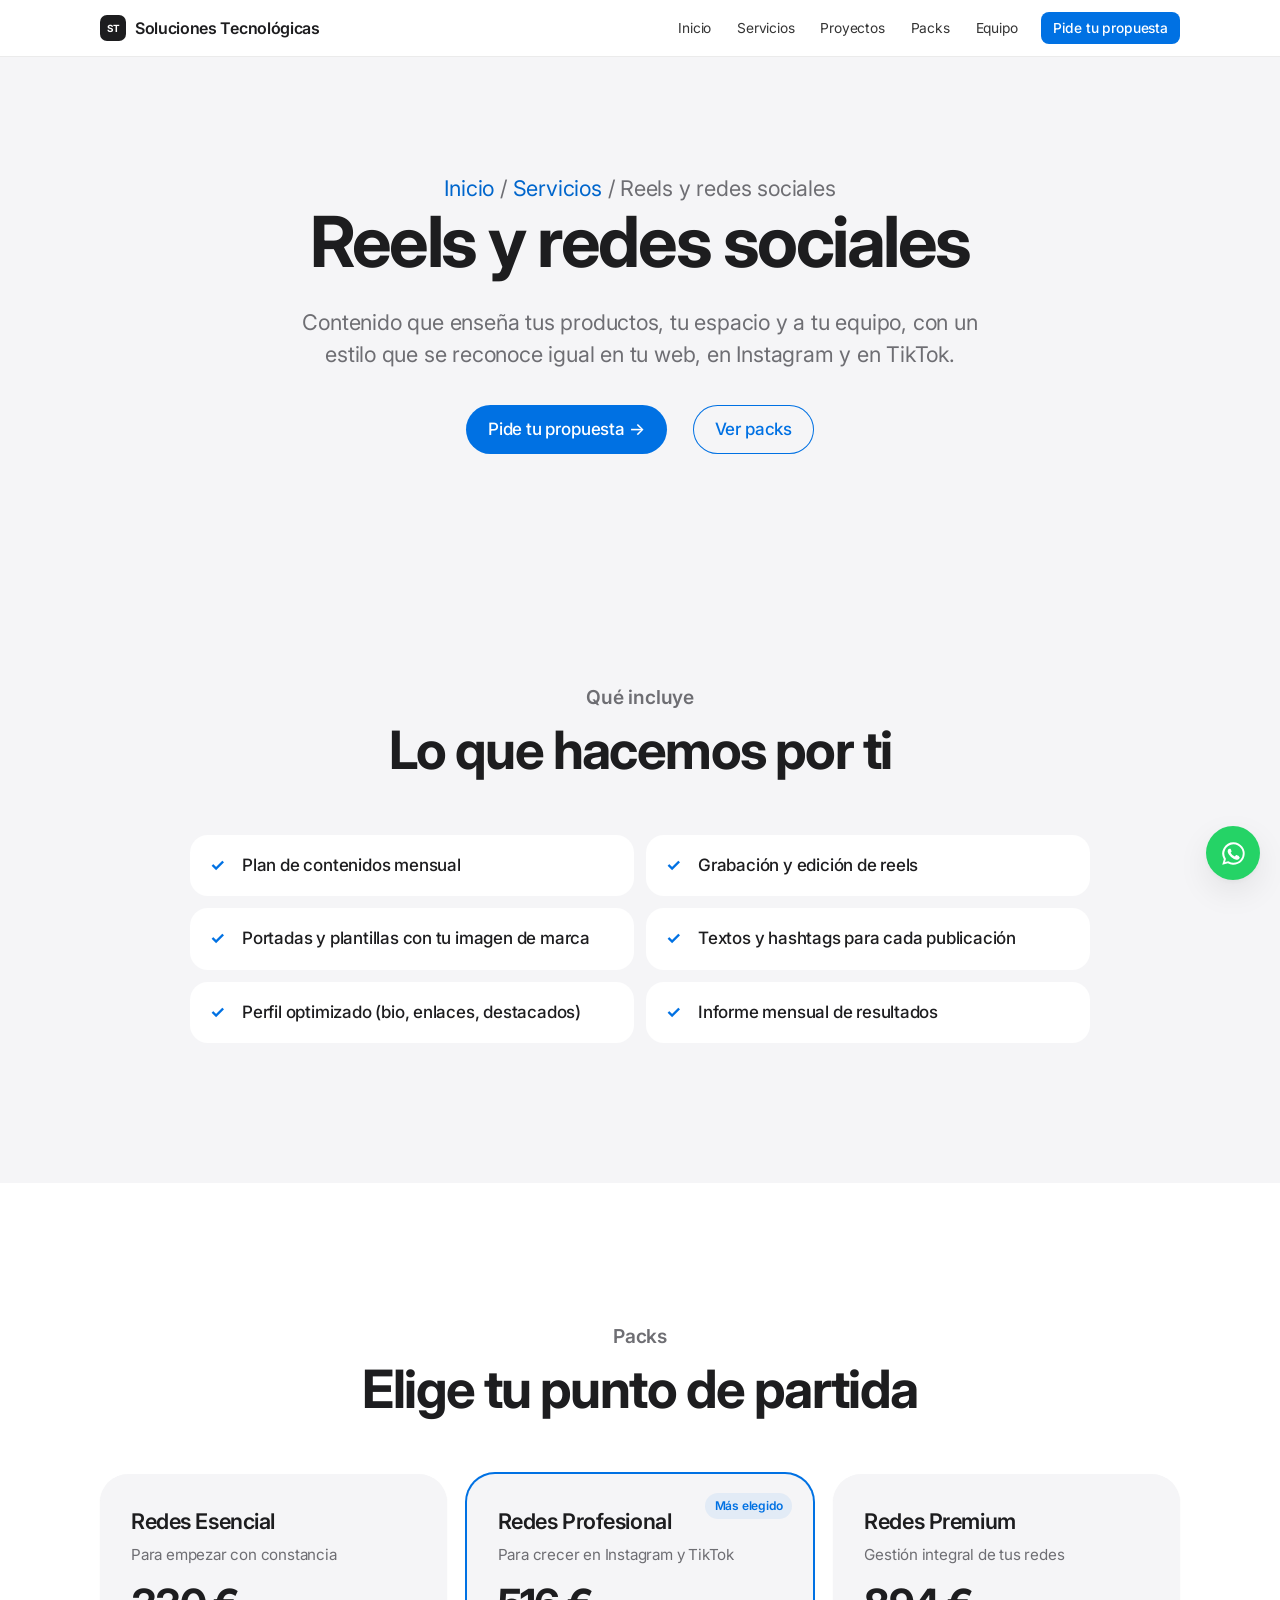
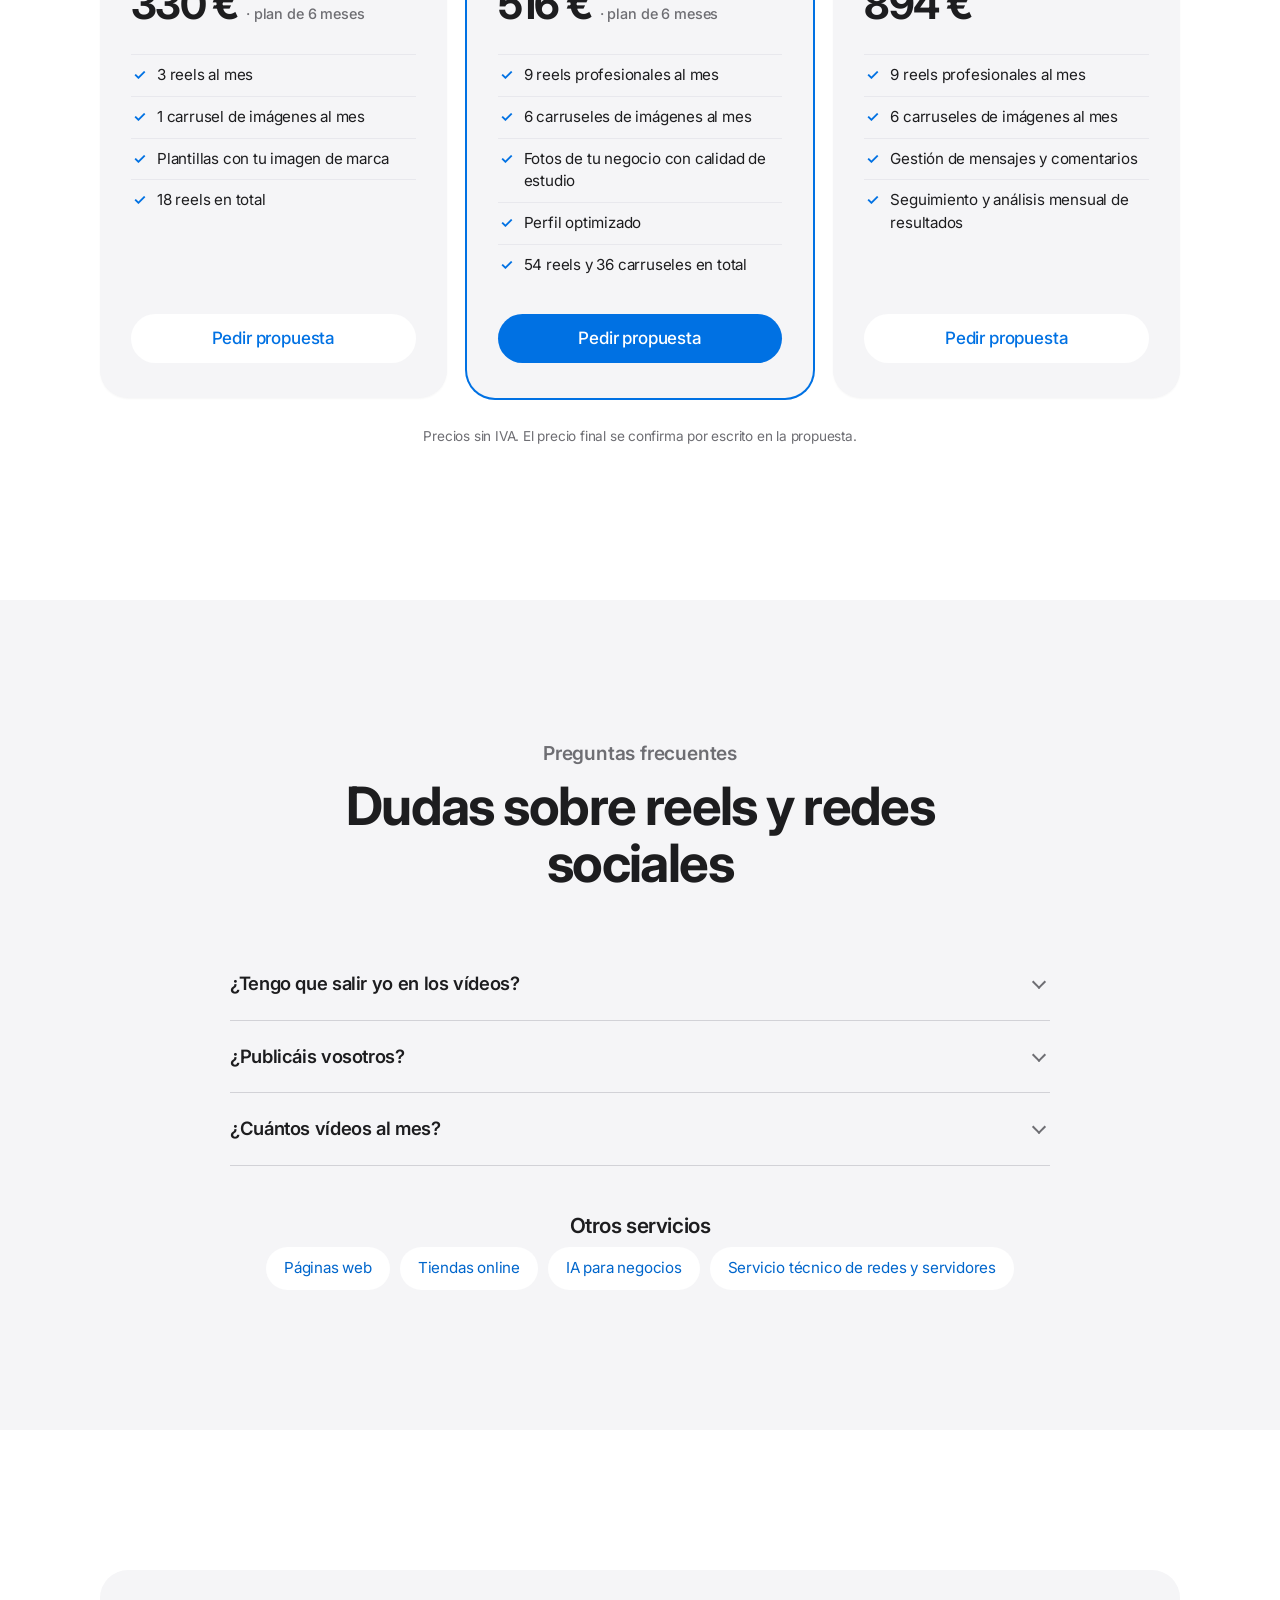
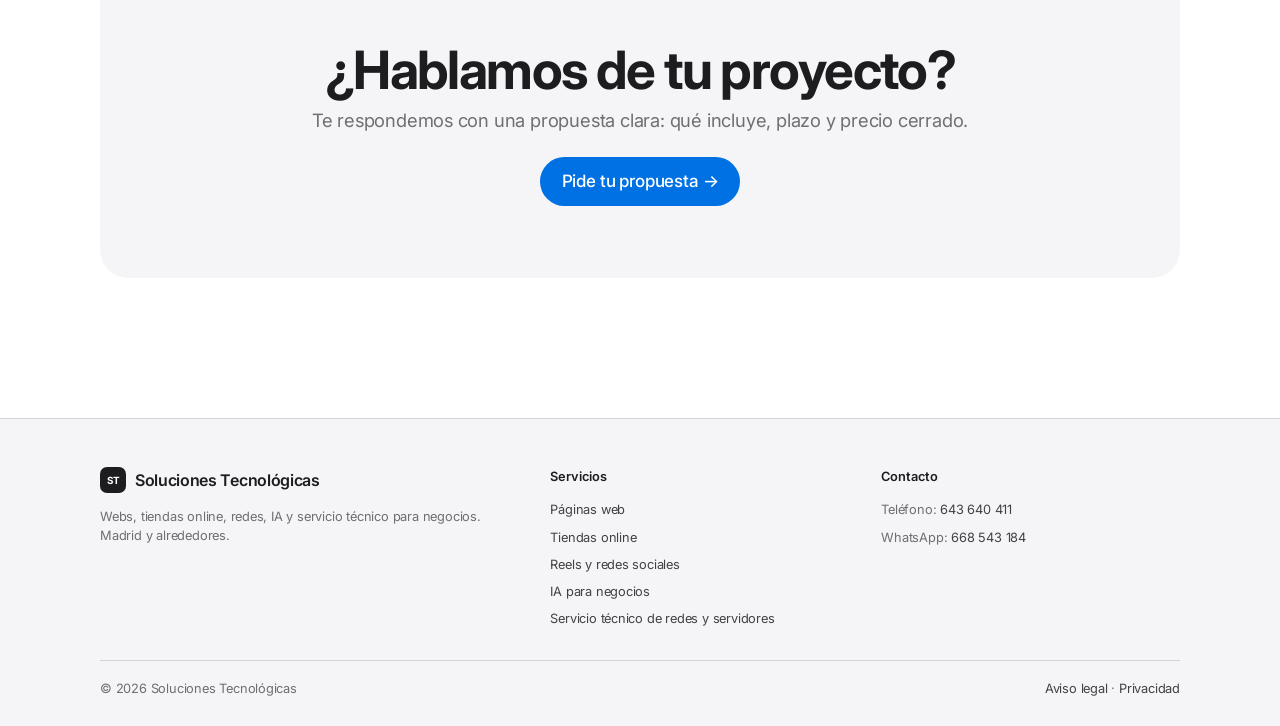
<file: servicios/reels-redes.html>
<!doctype html>
<html lang="es">
<head>
<meta charset="utf-8">
<meta name="viewport" content="width=device-width, initial-scale=1">
<title>Reels y gestión de redes sociales para negocios en Madrid | Soluciones Tecnológicas</title>
<meta name="description" content="Vídeos para Instagram y TikTok y un plan de publicaciones con la misma imagen que tu web.">
<meta property="og:title" content="Reels y gestión de redes sociales para negocios en Madrid | Soluciones Tecnológicas">
<meta property="og:description" content="Vídeos para Instagram y TikTok y un plan de publicaciones con la misma imagen que tu web.">
<meta property="og:type" content="website">
<meta name="theme-color" content="#f5f5f7">
<link rel="canonical" href="https://mayerlinggg23-tech.github.io/soluciones-tecnologicas-web/servicios/reels-redes.html">
<link rel="icon" href="data:image/svg+xml,%3Csvg xmlns='http://www.w3.org/2000/svg' viewBox='0 0 32 32'%3E%3Crect width='32' height='32' rx='8' fill='%231d1d1f'/%3E%3Ctext x='16' y='21' font-family='Arial' font-weight='700' font-size='13' text-anchor='middle' fill='%23fff'%3EST%3C/text%3E%3C/svg%3E">
<link rel="preconnect" href="https://fonts.googleapis.com">
<link rel="preconnect" href="https://fonts.gstatic.com" crossorigin>
<link href="https://fonts.googleapis.com/css2?family=Inter:opsz,wght@14..32,400..700&display=swap" rel="stylesheet">
<link rel="stylesheet" href="../assets/css/styles.css?v=3">
<script type="application/ld+json">{"@context": "https://schema.org", "@type": "FAQPage", "mainEntity": [{"@type": "Question", "name": "¿Tengo que salir yo en los vídeos?", "acceptedAnswer": {"@type": "Answer", "text": "No es obligatorio. Podemos grabar productos, el local o procesos, o usar a tu equipo si quiere salir."}}, {"@type": "Question", "name": "¿Publicáis vosotros?", "acceptedAnswer": {"@type": "Answer", "text": "Podemos dejar todo programado o entregarte el contenido listo para que lo subas tú, como prefieras."}}, {"@type": "Question", "name": "¿Cuántos vídeos al mes?", "acceptedAnswer": {"@type": "Answer", "text": "Depende del pack. Lo dejamos por escrito en la propuesta antes de empezar."}}]}</script>
</head>
<body>
<a class="skip" href="#contenido">Saltar al contenido</a>
<header class="header">
  <div class="wrap">
    <a class="logo" href="../index.html" aria-label="Soluciones Tecnológicas, inicio"><span class="logo-mark" aria-hidden="true">ST</span>Soluciones Tecnológicas</a>
    <button class="menu-btn" aria-expanded="false" aria-controls="menu">Menú</button>
    <nav class="nav" id="menu" aria-label="Principal"><a href="../index.html">Inicio</a><a href="../index.html#servicios">Servicios</a><a href="../index.html#proyectos">Proyectos</a><a href="../index.html#packs">Packs</a><a href="../index.html#equipo">Equipo</a><a class="btn btn-primary btn-sm" href="../index.html#contacto">Pide tu propuesta</a></nav>
  </div>
</header>
<main id="contenido">

<section class="page-hero">
  <div class="wrap">
    <p class="crumbs"><a href="../index.html">Inicio</a> / <a href="../index.html#servicios">Servicios</a> / Reels y redes sociales</p>
    <h1>Reels y redes sociales</h1>
    <p>Contenido que enseña tus productos, tu espacio y a tu equipo, con un estilo que se reconoce igual en tu web, en Instagram y en TikTok.</p>
    <div class="hero-actions"><a class="btn btn-primary" href="../index.html?servicio=reels-redes#contacto">Pide tu propuesta →</a><a class="btn btn-ghost" href="#packs">Ver packs</a></div>
  </div>
</section>
<section class="section section-white">
  <div class="wrap">
    <div class="section-head reveal"><p class="eyebrow">Qué incluye</p><h2>Lo que hacemos por ti</h2></div>
    <ul class="includes"><li class="reveal">Plan de contenidos mensual</li><li class="reveal">Grabación y edición de reels</li><li class="reveal">Portadas y plantillas con tu imagen de marca</li><li class="reveal">Textos y hashtags para cada publicación</li><li class="reveal">Perfil optimizado (bio, enlaces, destacados)</li><li class="reveal">Informe mensual de resultados</li></ul>
  </div>
</section>
<section class="section" id="packs">
  <div class="wrap">
    <div class="section-head reveal"><p class="eyebrow">Packs</p><h2>Elige tu punto de partida</h2></div>
    <div class="grid grid-3"><article class="pack reveal">
  <h3>Redes Esencial</h3>
  <p class="for">Para empezar con constancia</p>
  <p class="price">330 € <small>· plan de 6 meses</small></p>
  <ul><li>3 reels al mes</li><li>1 carrusel de imágenes al mes</li><li>Plantillas con tu imagen de marca</li><li>18 reels en total</li></ul>
  <a class="btn btn-ghost" href="../index.html?servicio=reels-redes#contacto">Pedir propuesta</a>
</article><article class="pack popular reveal"><span class="flag">Más elegido</span>
  <h3>Redes Profesional</h3>
  <p class="for">Para crecer en Instagram y TikTok</p>
  <p class="price">516 € <small>· plan de 6 meses</small></p>
  <ul><li>9 reels profesionales al mes</li><li>6 carruseles de imágenes al mes</li><li>Fotos de tu negocio con calidad de estudio</li><li>Perfil optimizado</li><li>54 reels y 36 carruseles en total</li></ul>
  <a class="btn btn-primary" href="../index.html?servicio=reels-redes#contacto">Pedir propuesta</a>
</article><article class="pack reveal">
  <h3>Redes Premium</h3>
  <p class="for">Gestión integral de tus redes</p>
  <p class="price">894 €</p>
  <ul><li>9 reels profesionales al mes</li><li>6 carruseles de imágenes al mes</li><li>Gestión de mensajes y comentarios</li><li>Seguimiento y análisis mensual de resultados</li></ul>
  <a class="btn btn-ghost" href="../index.html?servicio=reels-redes#contacto">Pedir propuesta</a>
</article></div>
    <p class="note">Precios sin IVA. El precio final se confirma por escrito en la propuesta.</p>
  </div>
</section>
<section class="section section-white">
  <div class="wrap">
    <div class="section-head reveal"><p class="eyebrow">Preguntas frecuentes</p><h2>Dudas sobre reels y redes sociales</h2></div>
    <div class="faq"><details class="reveal"><summary>¿Tengo que salir yo en los vídeos?</summary><p>No es obligatorio. Podemos grabar productos, el local o procesos, o usar a tu equipo si quiere salir.</p></details><details class="reveal"><summary>¿Publicáis vosotros?</summary><p>Podemos dejar todo programado o entregarte el contenido listo para que lo subas tú, como prefieras.</p></details><details class="reveal"><summary>¿Cuántos vídeos al mes?</summary><p>Depende del pack. Lo dejamos por escrito en la propuesta antes de empezar.</p></details></div>
    <h3 style="margin-top:48px">Otros servicios</h3>
    <div class="related"><a href="paginas-web.html">Páginas web</a><a href="tiendas-online.html">Tiendas online</a><a href="ia-negocios.html">IA para negocios</a><a href="soporte-it.html">Servicio técnico de redes y servidores</a></div>
  </div>
</section>
<section class="section"><div class="wrap"><div class="cta reveal">
  <div><h2>¿Hablamos de tu proyecto?</h2><p>Te respondemos con una propuesta clara: qué incluye, plazo y precio cerrado.</p></div>
  <a class="btn" href="../index.html#contacto">Pide tu propuesta →</a>
</div></div></section>

</main>
<footer class="footer">
  <div class="wrap">
    <div class="footer-grid">
      <div>
        <a class="logo" href="../index.html"><span class="logo-mark" aria-hidden="true">ST</span>Soluciones Tecnológicas</a>
        <p style="margin-top:14px">Webs, tiendas online, redes, IA y servicio técnico para negocios. Madrid y alrededores.</p>
      </div>
      <div><h4>Servicios</h4><ul><li><a href="../servicios/paginas-web.html">Páginas web</a></li><li><a href="../servicios/tiendas-online.html">Tiendas online</a></li><li><a href="../servicios/reels-redes.html">Reels y redes sociales</a></li><li><a href="../servicios/ia-negocios.html">IA para negocios</a></li><li><a href="../servicios/soporte-it.html">Servicio técnico de redes y servidores</a></li></ul></div>
      <div><h4>Contacto</h4><ul><li>Teléfono: <a href="tel:+34643640411">643 640 411</a></li><li>WhatsApp: <a href="https://wa.me/34668543184?text=Hola,%20quiero%20información" target="_blank" rel="noopener">668 543 184</a></li></ul></div>
    </div>
    <div class="footer-bottom">
      <span>© <span data-year></span> Soluciones Tecnológicas</span>
      <span><a href="../aviso-legal.html">Aviso legal</a> · <a href="../privacidad.html">Privacidad</a></span>
    </div>
  </div>
</footer>
<a class="wa-float" href="https://wa.me/34668543184?text=Hola,%20quiero%20información" target="_blank" rel="noopener" aria-label="Escríbenos por WhatsApp"><svg viewBox="0 0 24 24" fill="currentColor" aria-hidden="true"><path d="M12 2a10 10 0 0 0-8.6 15.1L2 22l5-1.3A10 10 0 1 0 12 2zm0 18.2a8.2 8.2 0 0 1-4.2-1.2l-.3-.2-3 .8.8-2.9-.2-.3A8.2 8.2 0 1 1 12 20.2zm4.5-6.1c-.2-.1-1.5-.7-1.7-.8-.2-.1-.4-.1-.6.1l-.8 1c-.1.2-.3.2-.5.1a6.7 6.7 0 0 1-3.3-2.9c-.2-.4.2-.4.7-1.3.1-.2 0-.3 0-.4l-.8-1.8c-.2-.5-.4-.4-.6-.4h-.5a1 1 0 0 0-.7.3 3 3 0 0 0-.9 2.2 5.2 5.2 0 0 0 1.1 2.7 11.8 11.8 0 0 0 4.5 4c1.7.7 2.3.8 3.2.6.5-.1 1.5-.6 1.7-1.2.2-.6.2-1.1.2-1.2-.1-.1-.3-.2-.5-.3z"/></svg></a>
<script src="../assets/js/main.js?v=1" defer></script>
</body>
</html>
</file>
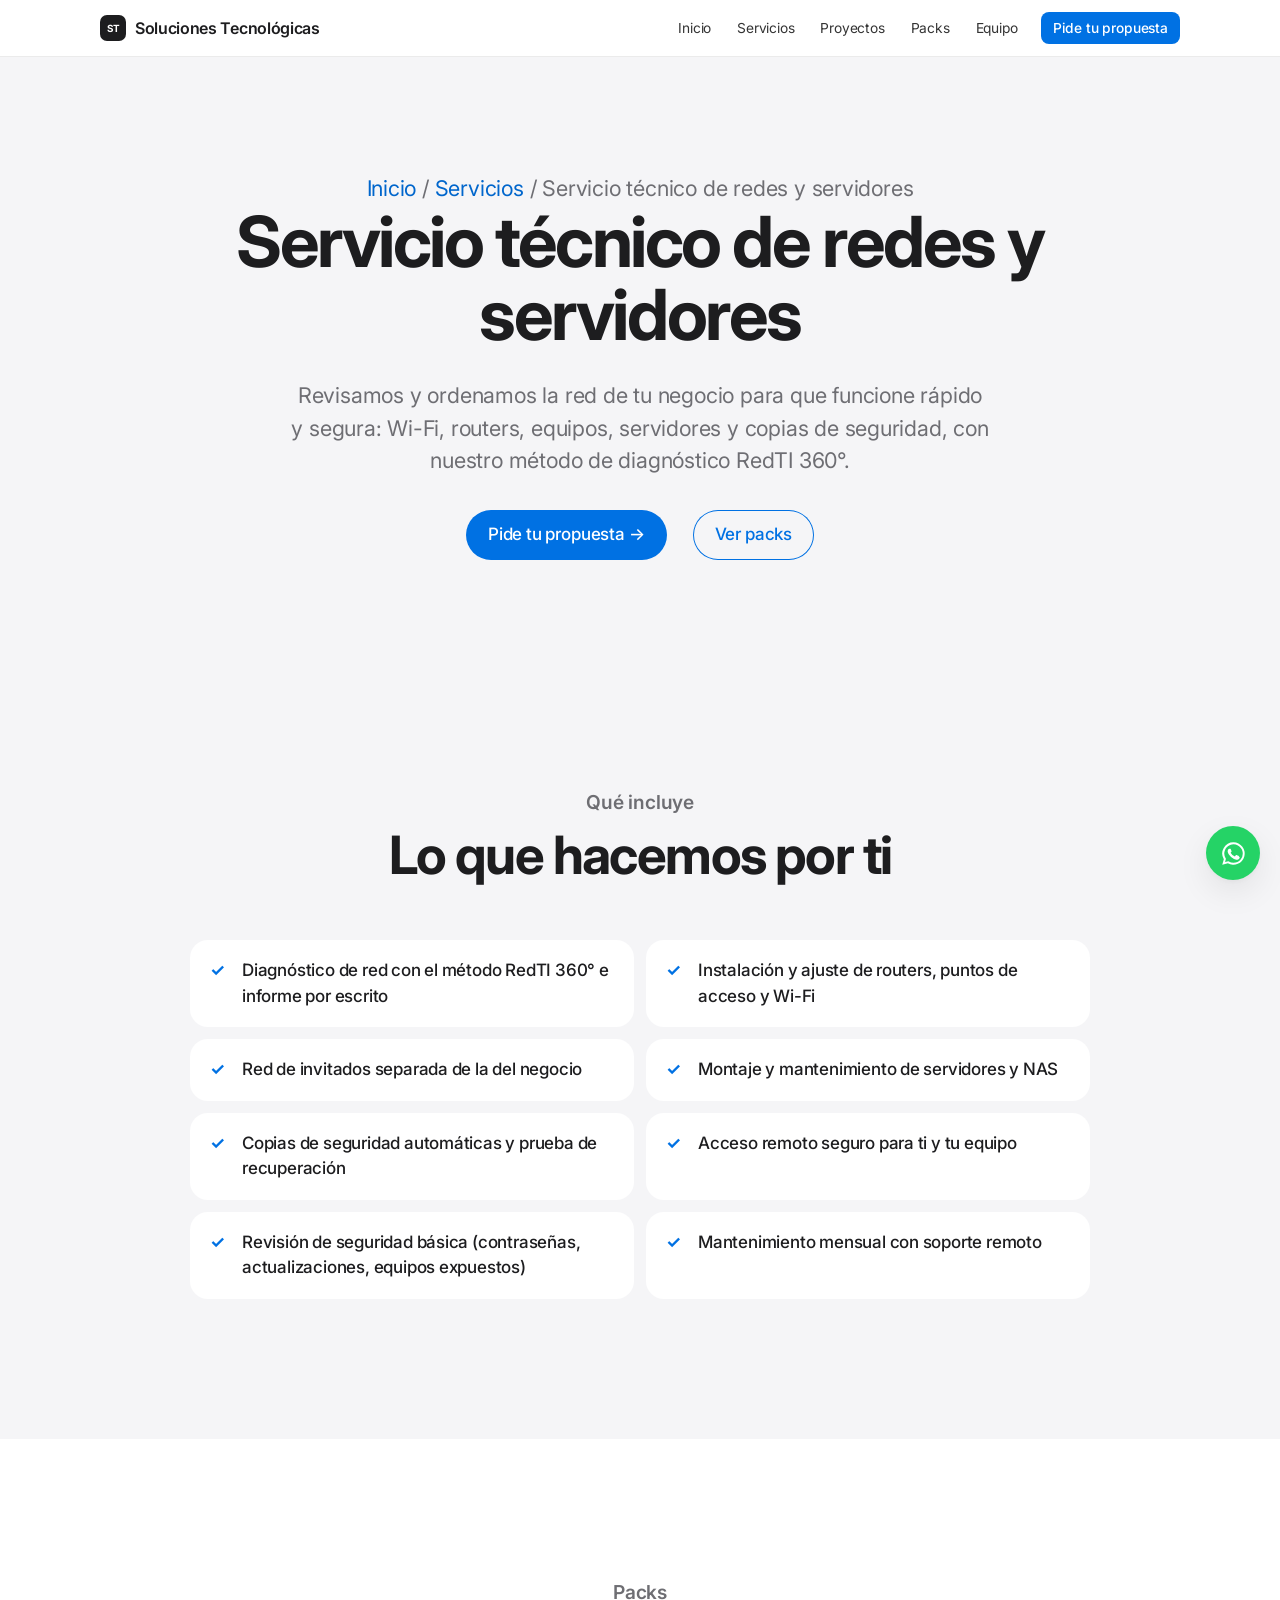
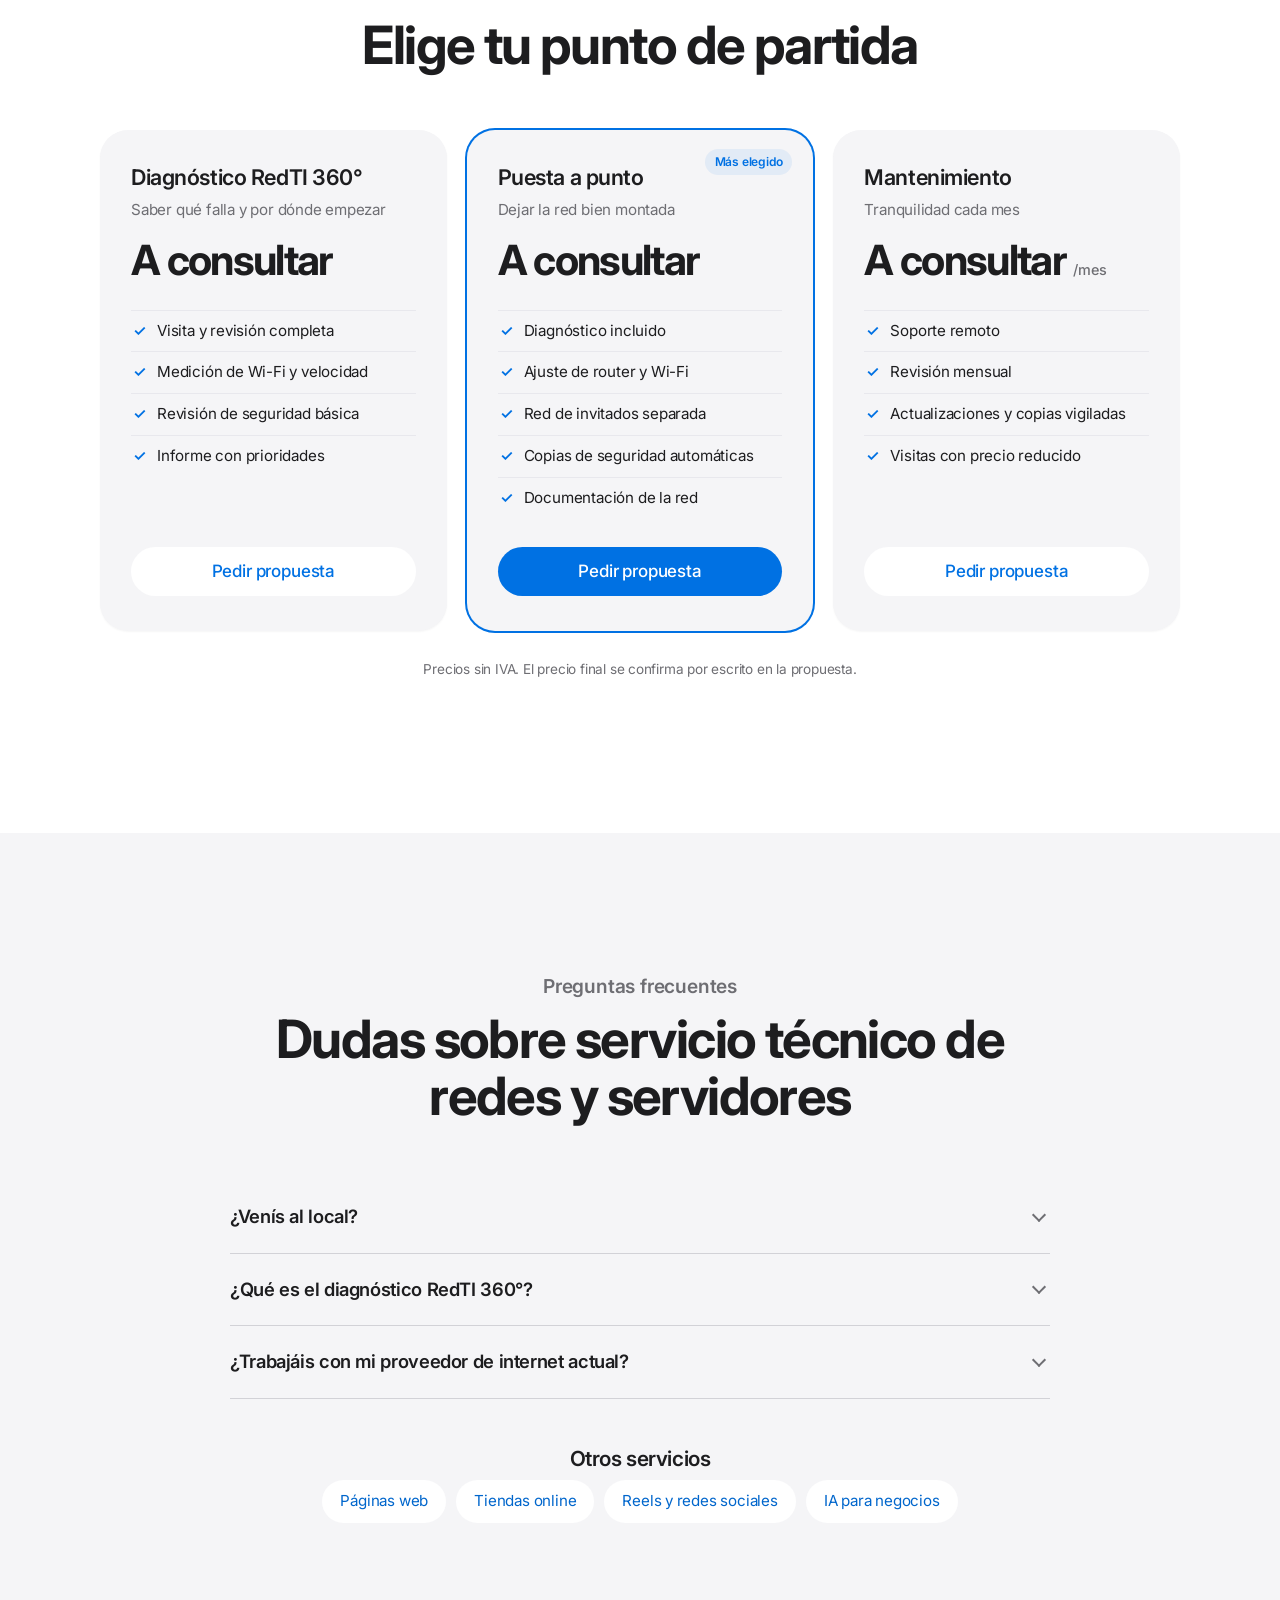
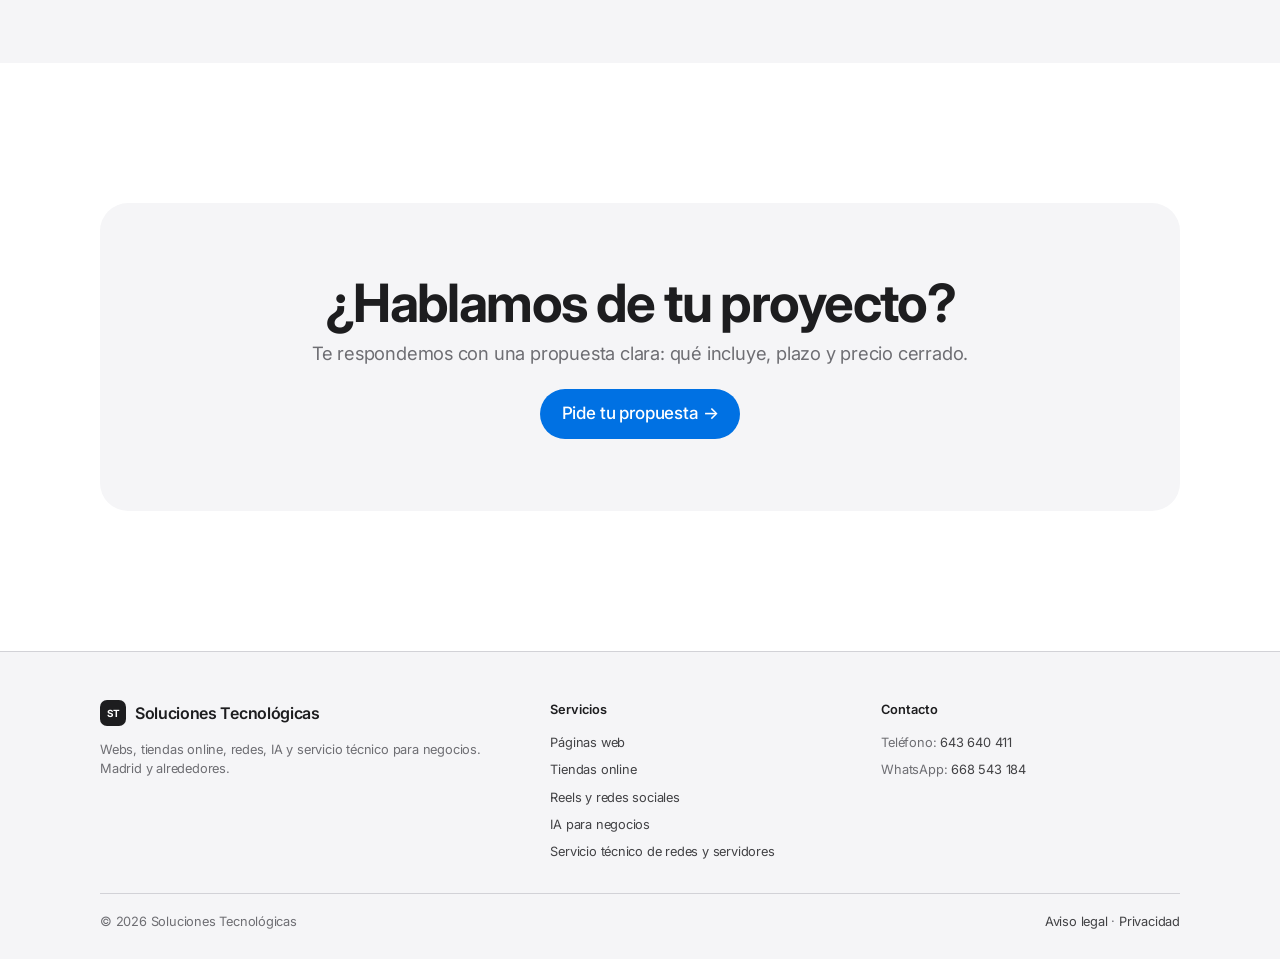
<file: servicios/soporte-it.html>
<!doctype html>
<html lang="es">
<head>
<meta charset="utf-8">
<meta name="viewport" content="width=device-width, initial-scale=1">
<title>Servicio técnico de redes, Wi-Fi y servidores para empresas en Madrid | Soluciones Tecnológicas</title>
<meta name="description" content="Diagnóstico y mantenimiento de redes, Wi-Fi, servidores y copias de seguridad para pymes.">
<meta property="og:title" content="Servicio técnico de redes, Wi-Fi y servidores para empresas en Madrid | Soluciones Tecnológicas">
<meta property="og:description" content="Diagnóstico y mantenimiento de redes, Wi-Fi, servidores y copias de seguridad para pymes.">
<meta property="og:type" content="website">
<meta name="theme-color" content="#f5f5f7">
<link rel="canonical" href="https://mayerlinggg23-tech.github.io/soluciones-tecnologicas-web/servicios/soporte-it.html">
<link rel="icon" href="data:image/svg+xml,%3Csvg xmlns='http://www.w3.org/2000/svg' viewBox='0 0 32 32'%3E%3Crect width='32' height='32' rx='8' fill='%231d1d1f'/%3E%3Ctext x='16' y='21' font-family='Arial' font-weight='700' font-size='13' text-anchor='middle' fill='%23fff'%3EST%3C/text%3E%3C/svg%3E">
<link rel="preconnect" href="https://fonts.googleapis.com">
<link rel="preconnect" href="https://fonts.gstatic.com" crossorigin>
<link href="https://fonts.googleapis.com/css2?family=Inter:opsz,wght@14..32,400..700&display=swap" rel="stylesheet">
<link rel="stylesheet" href="../assets/css/styles.css?v=3">
<script type="application/ld+json">{"@context": "https://schema.org", "@type": "FAQPage", "mainEntity": [{"@type": "Question", "name": "¿Venís al local?", "acceptedAnswer": {"@type": "Answer", "text": "Sí, en Madrid y alrededores. Muchas incidencias se resuelven además por acceso remoto, sin desplazamiento."}}, {"@type": "Question", "name": "¿Qué es el diagnóstico RedTI 360°?", "acceptedAnswer": {"@type": "Answer", "text": "Es nuestro método para revisar la red de una pyme por partes: conexión, Wi-Fi, equipos, seguridad y copias. Termina con un informe claro de qué falla y qué conviene mejorar primero."}}, {"@type": "Question", "name": "¿Trabajáis con mi proveedor de internet actual?", "acceptedAnswer": {"@type": "Answer", "text": "Sí. Trabajamos con la conexión que ya tienes y, si hace falta, te ayudamos a hablar con tu operador."}}]}</script>
</head>
<body>
<a class="skip" href="#contenido">Saltar al contenido</a>
<header class="header">
  <div class="wrap">
    <a class="logo" href="../index.html" aria-label="Soluciones Tecnológicas, inicio"><span class="logo-mark" aria-hidden="true">ST</span>Soluciones Tecnológicas</a>
    <button class="menu-btn" aria-expanded="false" aria-controls="menu">Menú</button>
    <nav class="nav" id="menu" aria-label="Principal"><a href="../index.html">Inicio</a><a href="../index.html#servicios">Servicios</a><a href="../index.html#proyectos">Proyectos</a><a href="../index.html#packs">Packs</a><a href="../index.html#equipo">Equipo</a><a class="btn btn-primary btn-sm" href="../index.html#contacto">Pide tu propuesta</a></nav>
  </div>
</header>
<main id="contenido">

<section class="page-hero">
  <div class="wrap">
    <p class="crumbs"><a href="../index.html">Inicio</a> / <a href="../index.html#servicios">Servicios</a> / Servicio técnico de redes y servidores</p>
    <h1>Servicio técnico de redes y servidores</h1>
    <p>Revisamos y ordenamos la red de tu negocio para que funcione rápido y segura: Wi-Fi, routers, equipos, servidores y copias de seguridad, con nuestro método de diagnóstico RedTI 360°.</p>
    <div class="hero-actions"><a class="btn btn-primary" href="../index.html?servicio=soporte-it#contacto">Pide tu propuesta →</a><a class="btn btn-ghost" href="#packs">Ver packs</a></div>
  </div>
</section>
<section class="section section-white">
  <div class="wrap">
    <div class="section-head reveal"><p class="eyebrow">Qué incluye</p><h2>Lo que hacemos por ti</h2></div>
    <ul class="includes"><li class="reveal">Diagnóstico de red con el método RedTI 360° e informe por escrito</li><li class="reveal">Instalación y ajuste de routers, puntos de acceso y Wi-Fi</li><li class="reveal">Red de invitados separada de la del negocio</li><li class="reveal">Montaje y mantenimiento de servidores y NAS</li><li class="reveal">Copias de seguridad automáticas y prueba de recuperación</li><li class="reveal">Acceso remoto seguro para ti y tu equipo</li><li class="reveal">Revisión de seguridad básica (contraseñas, actualizaciones, equipos expuestos)</li><li class="reveal">Mantenimiento mensual con soporte remoto</li></ul>
  </div>
</section>
<section class="section" id="packs">
  <div class="wrap">
    <div class="section-head reveal"><p class="eyebrow">Packs</p><h2>Elige tu punto de partida</h2></div>
    <div class="grid grid-3"><article class="pack reveal">
  <h3>Diagnóstico RedTI 360°</h3>
  <p class="for">Saber qué falla y por dónde empezar</p>
  <p class="price">A consultar</p>
  <ul><li>Visita y revisión completa</li><li>Medición de Wi-Fi y velocidad</li><li>Revisión de seguridad básica</li><li>Informe con prioridades</li></ul>
  <a class="btn btn-ghost" href="../index.html?servicio=soporte-it#contacto">Pedir propuesta</a>
</article><article class="pack popular reveal"><span class="flag">Más elegido</span>
  <h3>Puesta a punto</h3>
  <p class="for">Dejar la red bien montada</p>
  <p class="price">A consultar</p>
  <ul><li>Diagnóstico incluido</li><li>Ajuste de router y Wi-Fi</li><li>Red de invitados separada</li><li>Copias de seguridad automáticas</li><li>Documentación de la red</li></ul>
  <a class="btn btn-primary" href="../index.html?servicio=soporte-it#contacto">Pedir propuesta</a>
</article><article class="pack reveal">
  <h3>Mantenimiento</h3>
  <p class="for">Tranquilidad cada mes</p>
  <p class="price">A consultar <small>/mes</small></p>
  <ul><li>Soporte remoto</li><li>Revisión mensual</li><li>Actualizaciones y copias vigiladas</li><li>Visitas con precio reducido</li></ul>
  <a class="btn btn-ghost" href="../index.html?servicio=soporte-it#contacto">Pedir propuesta</a>
</article></div>
    <p class="note">Precios sin IVA. El precio final se confirma por escrito en la propuesta.</p>
  </div>
</section>
<section class="section section-white">
  <div class="wrap">
    <div class="section-head reveal"><p class="eyebrow">Preguntas frecuentes</p><h2>Dudas sobre servicio técnico de redes y servidores</h2></div>
    <div class="faq"><details class="reveal"><summary>¿Venís al local?</summary><p>Sí, en Madrid y alrededores. Muchas incidencias se resuelven además por acceso remoto, sin desplazamiento.</p></details><details class="reveal"><summary>¿Qué es el diagnóstico RedTI 360°?</summary><p>Es nuestro método para revisar la red de una pyme por partes: conexión, Wi-Fi, equipos, seguridad y copias. Termina con un informe claro de qué falla y qué conviene mejorar primero.</p></details><details class="reveal"><summary>¿Trabajáis con mi proveedor de internet actual?</summary><p>Sí. Trabajamos con la conexión que ya tienes y, si hace falta, te ayudamos a hablar con tu operador.</p></details></div>
    <h3 style="margin-top:48px">Otros servicios</h3>
    <div class="related"><a href="paginas-web.html">Páginas web</a><a href="tiendas-online.html">Tiendas online</a><a href="reels-redes.html">Reels y redes sociales</a><a href="ia-negocios.html">IA para negocios</a></div>
  </div>
</section>
<section class="section"><div class="wrap"><div class="cta reveal">
  <div><h2>¿Hablamos de tu proyecto?</h2><p>Te respondemos con una propuesta clara: qué incluye, plazo y precio cerrado.</p></div>
  <a class="btn" href="../index.html#contacto">Pide tu propuesta →</a>
</div></div></section>

</main>
<footer class="footer">
  <div class="wrap">
    <div class="footer-grid">
      <div>
        <a class="logo" href="../index.html"><span class="logo-mark" aria-hidden="true">ST</span>Soluciones Tecnológicas</a>
        <p style="margin-top:14px">Webs, tiendas online, redes, IA y servicio técnico para negocios. Madrid y alrededores.</p>
      </div>
      <div><h4>Servicios</h4><ul><li><a href="../servicios/paginas-web.html">Páginas web</a></li><li><a href="../servicios/tiendas-online.html">Tiendas online</a></li><li><a href="../servicios/reels-redes.html">Reels y redes sociales</a></li><li><a href="../servicios/ia-negocios.html">IA para negocios</a></li><li><a href="../servicios/soporte-it.html">Servicio técnico de redes y servidores</a></li></ul></div>
      <div><h4>Contacto</h4><ul><li>Teléfono: <a href="tel:+34643640411">643 640 411</a></li><li>WhatsApp: <a href="https://wa.me/34668543184?text=Hola,%20quiero%20información" target="_blank" rel="noopener">668 543 184</a></li></ul></div>
    </div>
    <div class="footer-bottom">
      <span>© <span data-year></span> Soluciones Tecnológicas</span>
      <span><a href="../aviso-legal.html">Aviso legal</a> · <a href="../privacidad.html">Privacidad</a></span>
    </div>
  </div>
</footer>
<a class="wa-float" href="https://wa.me/34668543184?text=Hola,%20quiero%20información" target="_blank" rel="noopener" aria-label="Escríbenos por WhatsApp"><svg viewBox="0 0 24 24" fill="currentColor" aria-hidden="true"><path d="M12 2a10 10 0 0 0-8.6 15.1L2 22l5-1.3A10 10 0 1 0 12 2zm0 18.2a8.2 8.2 0 0 1-4.2-1.2l-.3-.2-3 .8.8-2.9-.2-.3A8.2 8.2 0 1 1 12 20.2zm4.5-6.1c-.2-.1-1.5-.7-1.7-.8-.2-.1-.4-.1-.6.1l-.8 1c-.1.2-.3.2-.5.1a6.7 6.7 0 0 1-3.3-2.9c-.2-.4.2-.4.7-1.3.1-.2 0-.3 0-.4l-.8-1.8c-.2-.5-.4-.4-.6-.4h-.5a1 1 0 0 0-.7.3 3 3 0 0 0-.9 2.2 5.2 5.2 0 0 0 1.1 2.7 11.8 11.8 0 0 0 4.5 4c1.7.7 2.3.8 3.2.6.5-.1 1.5-.6 1.7-1.2.2-.6.2-1.1.2-1.2-.1-.1-.3-.2-.5-.3z"/></svg></a>
<script src="../assets/js/main.js?v=1" defer></script>
</body>
</html>
</file>
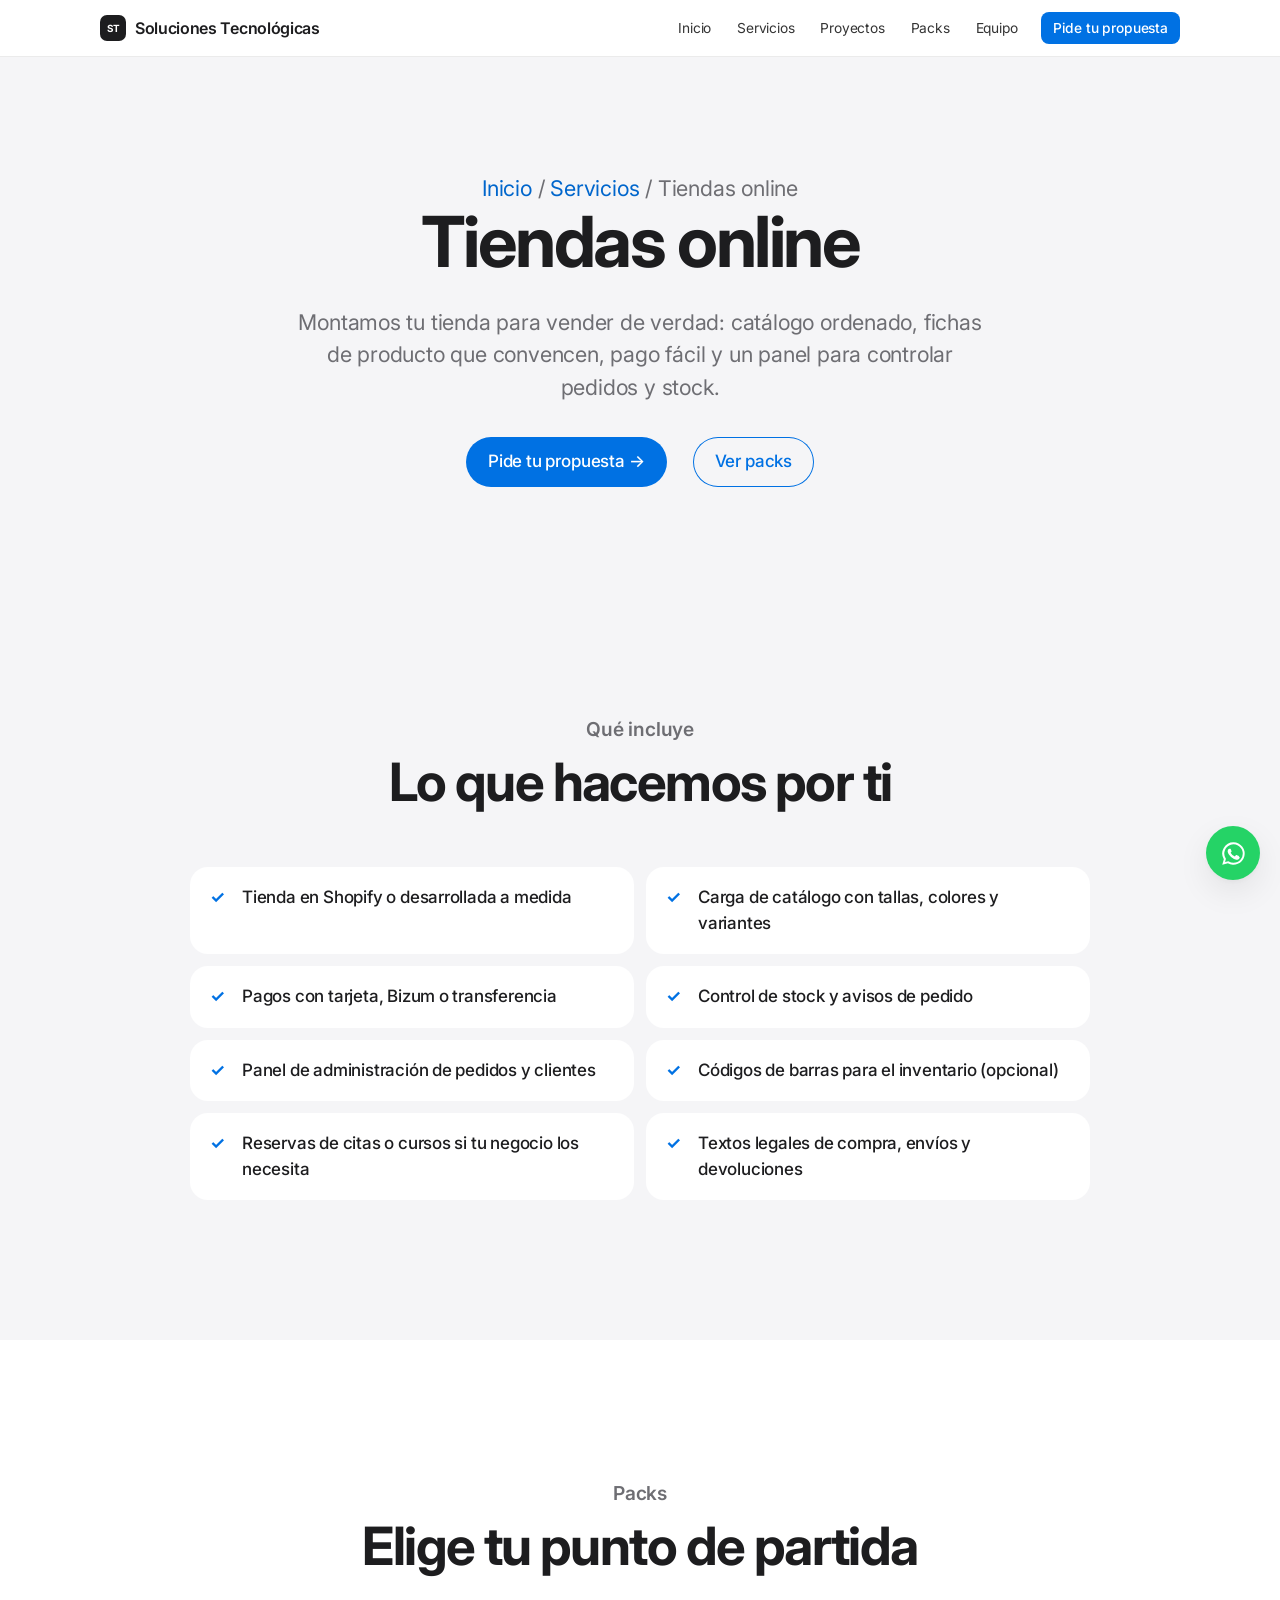
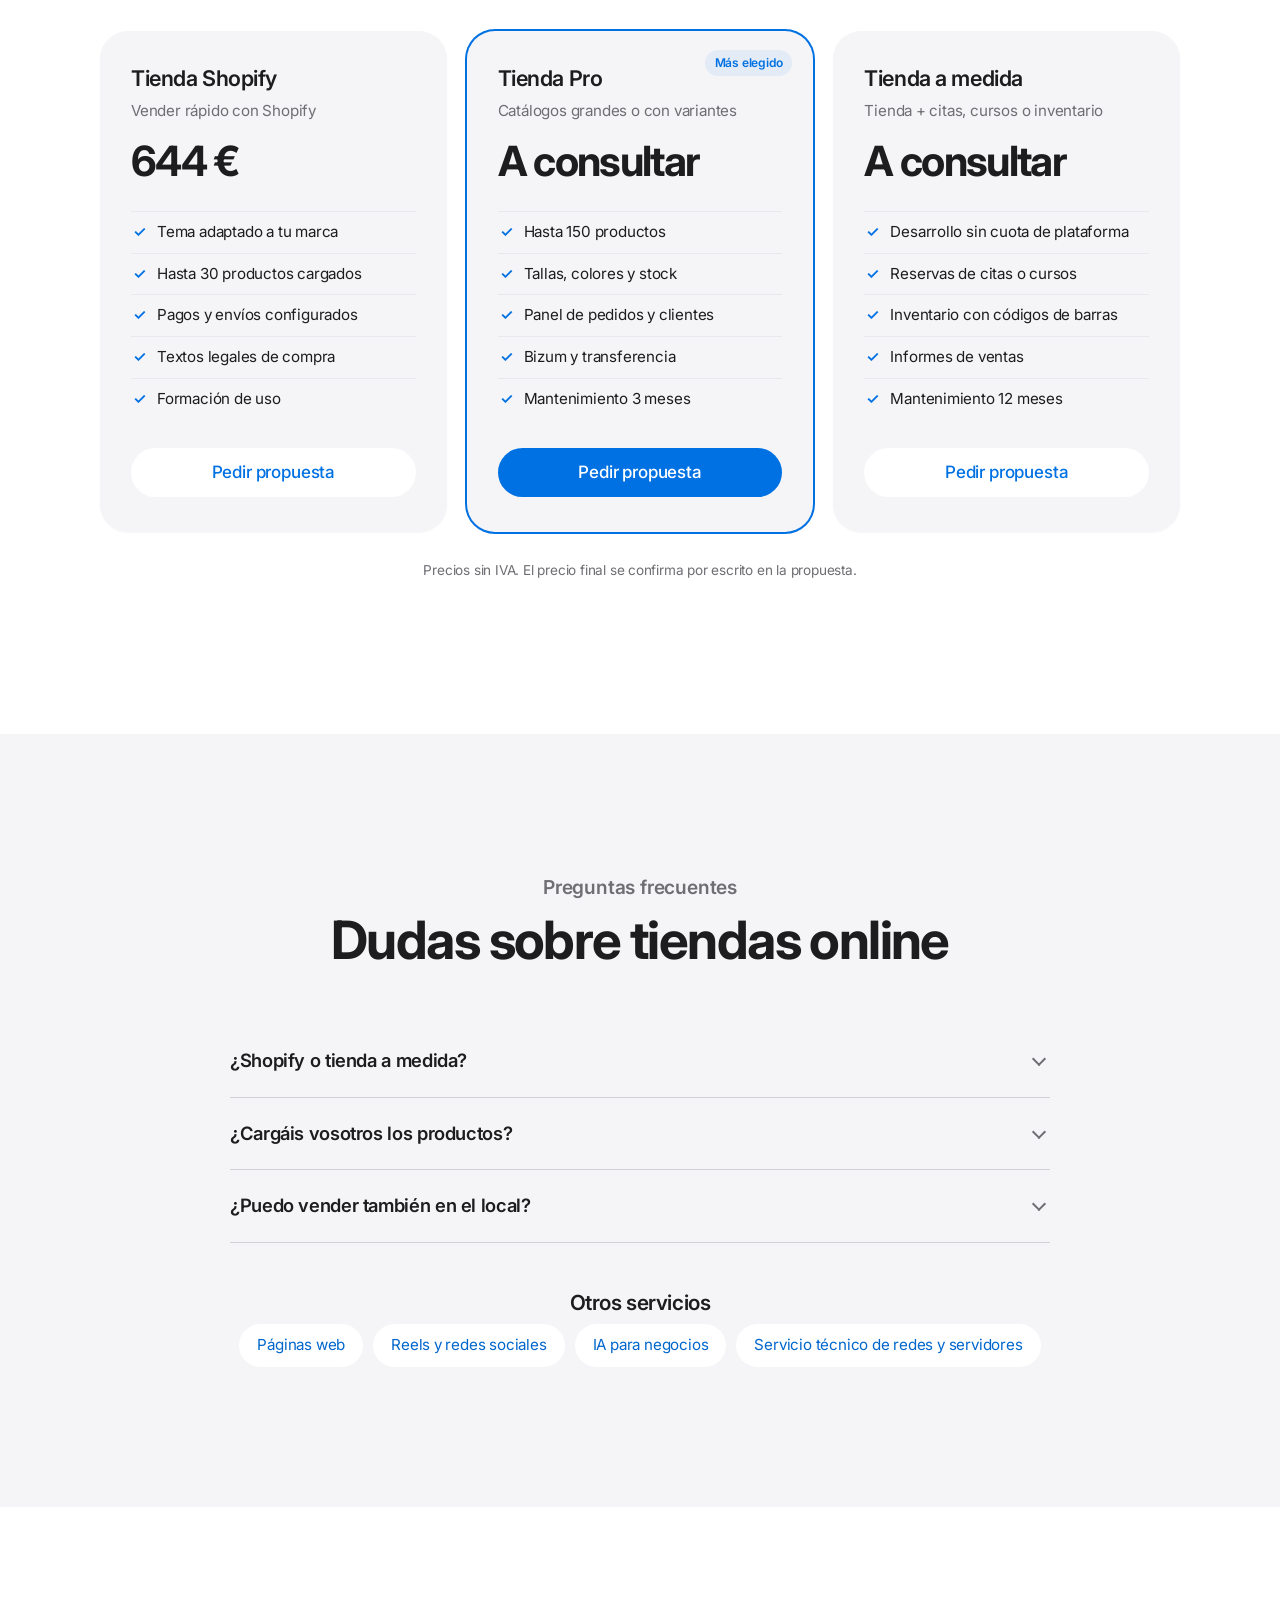
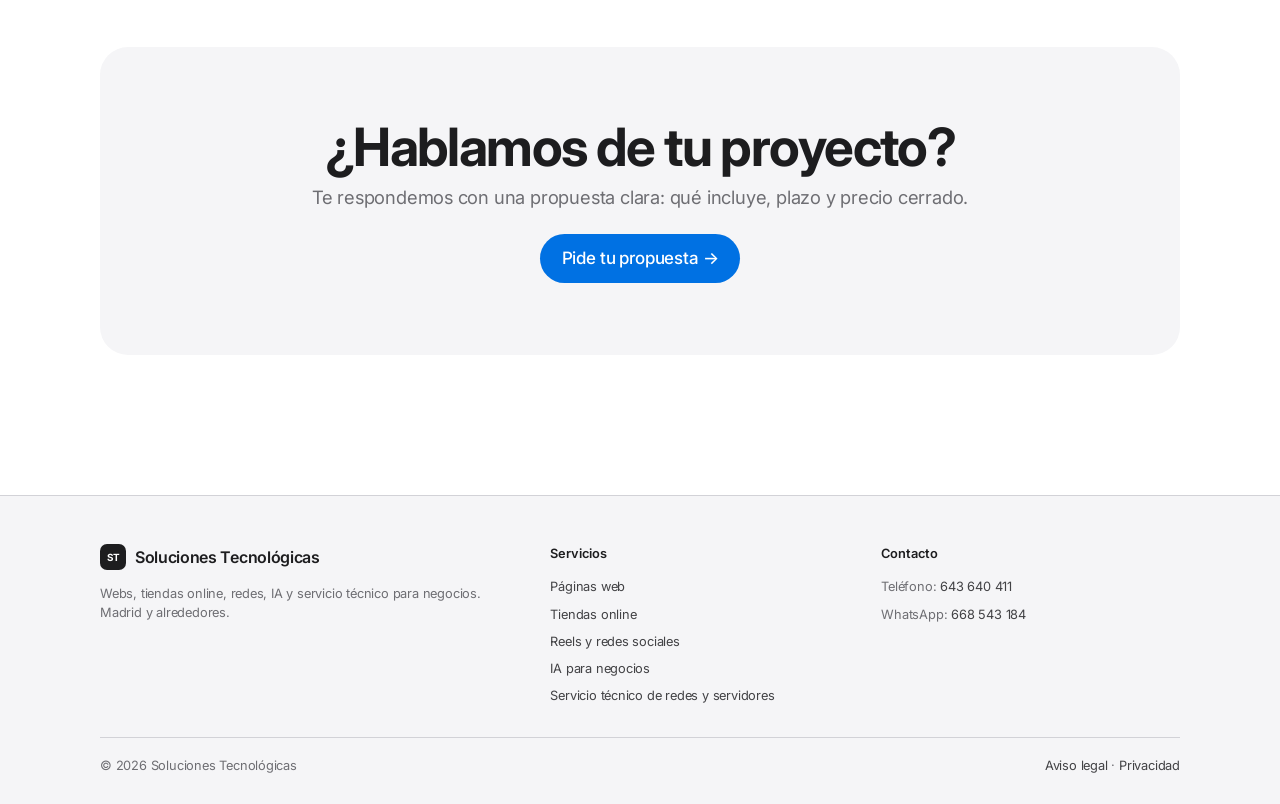
<file: servicios/tiendas-online.html>
<!doctype html>
<html lang="es">
<head>
<meta charset="utf-8">
<meta name="viewport" content="width=device-width, initial-scale=1">
<title>Creación de tiendas online y Shopify en Madrid | Soluciones Tecnológicas</title>
<meta name="description" content="Tiendas en Shopify o a medida, con catálogo, pagos, stock y panel para gestionar pedidos.">
<meta property="og:title" content="Creación de tiendas online y Shopify en Madrid | Soluciones Tecnológicas">
<meta property="og:description" content="Tiendas en Shopify o a medida, con catálogo, pagos, stock y panel para gestionar pedidos.">
<meta property="og:type" content="website">
<meta name="theme-color" content="#f5f5f7">
<link rel="canonical" href="https://mayerlinggg23-tech.github.io/soluciones-tecnologicas-web/servicios/tiendas-online.html">
<link rel="icon" href="data:image/svg+xml,%3Csvg xmlns='http://www.w3.org/2000/svg' viewBox='0 0 32 32'%3E%3Crect width='32' height='32' rx='8' fill='%231d1d1f'/%3E%3Ctext x='16' y='21' font-family='Arial' font-weight='700' font-size='13' text-anchor='middle' fill='%23fff'%3EST%3C/text%3E%3C/svg%3E">
<link rel="preconnect" href="https://fonts.googleapis.com">
<link rel="preconnect" href="https://fonts.gstatic.com" crossorigin>
<link href="https://fonts.googleapis.com/css2?family=Inter:opsz,wght@14..32,400..700&display=swap" rel="stylesheet">
<link rel="stylesheet" href="../assets/css/styles.css?v=3">
<script type="application/ld+json">{"@context": "https://schema.org", "@type": "FAQPage", "mainEntity": [{"@type": "Question", "name": "¿Shopify o tienda a medida?", "acceptedAnswer": {"@type": "Answer", "text": "Shopify es rápido de montar y tiene cuota mensual. A medida no paga cuota de plataforma y se adapta a todo (citas, cursos, inventario). Te recomendamos una u otra según tu catálogo y presupuesto."}}, {"@type": "Question", "name": "¿Cargáis vosotros los productos?", "acceptedAnswer": {"@type": "Answer", "text": "Sí, cargamos el catálogo inicial a partir de tus fotos y datos. Después puedes añadir productos tú desde el panel."}}, {"@type": "Question", "name": "¿Puedo vender también en el local?", "acceptedAnswer": {"@type": "Answer", "text": "Sí. El stock puede ser el mismo para la tienda física y la online, y el inventario admite códigos de barras."}}]}</script>
</head>
<body>
<a class="skip" href="#contenido">Saltar al contenido</a>
<header class="header">
  <div class="wrap">
    <a class="logo" href="../index.html" aria-label="Soluciones Tecnológicas, inicio"><span class="logo-mark" aria-hidden="true">ST</span>Soluciones Tecnológicas</a>
    <button class="menu-btn" aria-expanded="false" aria-controls="menu">Menú</button>
    <nav class="nav" id="menu" aria-label="Principal"><a href="../index.html">Inicio</a><a href="../index.html#servicios">Servicios</a><a href="../index.html#proyectos">Proyectos</a><a href="../index.html#packs">Packs</a><a href="../index.html#equipo">Equipo</a><a class="btn btn-primary btn-sm" href="../index.html#contacto">Pide tu propuesta</a></nav>
  </div>
</header>
<main id="contenido">

<section class="page-hero">
  <div class="wrap">
    <p class="crumbs"><a href="../index.html">Inicio</a> / <a href="../index.html#servicios">Servicios</a> / Tiendas online</p>
    <h1>Tiendas online</h1>
    <p>Montamos tu tienda para vender de verdad: catálogo ordenado, fichas de producto que convencen, pago fácil y un panel para controlar pedidos y stock.</p>
    <div class="hero-actions"><a class="btn btn-primary" href="../index.html?servicio=tiendas-online#contacto">Pide tu propuesta →</a><a class="btn btn-ghost" href="#packs">Ver packs</a></div>
  </div>
</section>
<section class="section section-white">
  <div class="wrap">
    <div class="section-head reveal"><p class="eyebrow">Qué incluye</p><h2>Lo que hacemos por ti</h2></div>
    <ul class="includes"><li class="reveal">Tienda en Shopify o desarrollada a medida</li><li class="reveal">Carga de catálogo con tallas, colores y variantes</li><li class="reveal">Pagos con tarjeta, Bizum o transferencia</li><li class="reveal">Control de stock y avisos de pedido</li><li class="reveal">Panel de administración de pedidos y clientes</li><li class="reveal">Códigos de barras para el inventario (opcional)</li><li class="reveal">Reservas de citas o cursos si tu negocio los necesita</li><li class="reveal">Textos legales de compra, envíos y devoluciones</li></ul>
  </div>
</section>
<section class="section" id="packs">
  <div class="wrap">
    <div class="section-head reveal"><p class="eyebrow">Packs</p><h2>Elige tu punto de partida</h2></div>
    <div class="grid grid-3"><article class="pack reveal">
  <h3>Tienda Shopify</h3>
  <p class="for">Vender rápido con Shopify</p>
  <p class="price">644 €</p>
  <ul><li>Tema adaptado a tu marca</li><li>Hasta 30 productos cargados</li><li>Pagos y envíos configurados</li><li>Textos legales de compra</li><li>Formación de uso</li></ul>
  <a class="btn btn-ghost" href="../index.html?servicio=tiendas-online#contacto">Pedir propuesta</a>
</article><article class="pack popular reveal"><span class="flag">Más elegido</span>
  <h3>Tienda Pro</h3>
  <p class="for">Catálogos grandes o con variantes</p>
  <p class="price">A consultar</p>
  <ul><li>Hasta 150 productos</li><li>Tallas, colores y stock</li><li>Panel de pedidos y clientes</li><li>Bizum y transferencia</li><li>Mantenimiento 3 meses</li></ul>
  <a class="btn btn-primary" href="../index.html?servicio=tiendas-online#contacto">Pedir propuesta</a>
</article><article class="pack reveal">
  <h3>Tienda a medida</h3>
  <p class="for">Tienda + citas, cursos o inventario</p>
  <p class="price">A consultar</p>
  <ul><li>Desarrollo sin cuota de plataforma</li><li>Reservas de citas o cursos</li><li>Inventario con códigos de barras</li><li>Informes de ventas</li><li>Mantenimiento 12 meses</li></ul>
  <a class="btn btn-ghost" href="../index.html?servicio=tiendas-online#contacto">Pedir propuesta</a>
</article></div>
    <p class="note">Precios sin IVA. El precio final se confirma por escrito en la propuesta.</p>
  </div>
</section>
<section class="section section-white">
  <div class="wrap">
    <div class="section-head reveal"><p class="eyebrow">Preguntas frecuentes</p><h2>Dudas sobre tiendas online</h2></div>
    <div class="faq"><details class="reveal"><summary>¿Shopify o tienda a medida?</summary><p>Shopify es rápido de montar y tiene cuota mensual. A medida no paga cuota de plataforma y se adapta a todo (citas, cursos, inventario). Te recomendamos una u otra según tu catálogo y presupuesto.</p></details><details class="reveal"><summary>¿Cargáis vosotros los productos?</summary><p>Sí, cargamos el catálogo inicial a partir de tus fotos y datos. Después puedes añadir productos tú desde el panel.</p></details><details class="reveal"><summary>¿Puedo vender también en el local?</summary><p>Sí. El stock puede ser el mismo para la tienda física y la online, y el inventario admite códigos de barras.</p></details></div>
    <h3 style="margin-top:48px">Otros servicios</h3>
    <div class="related"><a href="paginas-web.html">Páginas web</a><a href="reels-redes.html">Reels y redes sociales</a><a href="ia-negocios.html">IA para negocios</a><a href="soporte-it.html">Servicio técnico de redes y servidores</a></div>
  </div>
</section>
<section class="section"><div class="wrap"><div class="cta reveal">
  <div><h2>¿Hablamos de tu proyecto?</h2><p>Te respondemos con una propuesta clara: qué incluye, plazo y precio cerrado.</p></div>
  <a class="btn" href="../index.html#contacto">Pide tu propuesta →</a>
</div></div></section>

</main>
<footer class="footer">
  <div class="wrap">
    <div class="footer-grid">
      <div>
        <a class="logo" href="../index.html"><span class="logo-mark" aria-hidden="true">ST</span>Soluciones Tecnológicas</a>
        <p style="margin-top:14px">Webs, tiendas online, redes, IA y servicio técnico para negocios. Madrid y alrededores.</p>
      </div>
      <div><h4>Servicios</h4><ul><li><a href="../servicios/paginas-web.html">Páginas web</a></li><li><a href="../servicios/tiendas-online.html">Tiendas online</a></li><li><a href="../servicios/reels-redes.html">Reels y redes sociales</a></li><li><a href="../servicios/ia-negocios.html">IA para negocios</a></li><li><a href="../servicios/soporte-it.html">Servicio técnico de redes y servidores</a></li></ul></div>
      <div><h4>Contacto</h4><ul><li>Teléfono: <a href="tel:+34643640411">643 640 411</a></li><li>WhatsApp: <a href="https://wa.me/34668543184?text=Hola,%20quiero%20información" target="_blank" rel="noopener">668 543 184</a></li></ul></div>
    </div>
    <div class="footer-bottom">
      <span>© <span data-year></span> Soluciones Tecnológicas</span>
      <span><a href="../aviso-legal.html">Aviso legal</a> · <a href="../privacidad.html">Privacidad</a></span>
    </div>
  </div>
</footer>
<a class="wa-float" href="https://wa.me/34668543184?text=Hola,%20quiero%20información" target="_blank" rel="noopener" aria-label="Escríbenos por WhatsApp"><svg viewBox="0 0 24 24" fill="currentColor" aria-hidden="true"><path d="M12 2a10 10 0 0 0-8.6 15.1L2 22l5-1.3A10 10 0 1 0 12 2zm0 18.2a8.2 8.2 0 0 1-4.2-1.2l-.3-.2-3 .8.8-2.9-.2-.3A8.2 8.2 0 1 1 12 20.2zm4.5-6.1c-.2-.1-1.5-.7-1.7-.8-.2-.1-.4-.1-.6.1l-.8 1c-.1.2-.3.2-.5.1a6.7 6.7 0 0 1-3.3-2.9c-.2-.4.2-.4.7-1.3.1-.2 0-.3 0-.4l-.8-1.8c-.2-.5-.4-.4-.6-.4h-.5a1 1 0 0 0-.7.3 3 3 0 0 0-.9 2.2 5.2 5.2 0 0 0 1.1 2.7 11.8 11.8 0 0 0 4.5 4c1.7.7 2.3.8 3.2.6.5-.1 1.5-.6 1.7-1.2.2-.6.2-1.1.2-1.2-.1-.1-.3-.2-.5-.3z"/></svg></a>
<script src="../assets/js/main.js?v=1" defer></script>
</body>
</html>
</file>
<file: assets/css/styles.css>
/* Soluciones Tecnológicas — estilo sobrio inspirado en las pautas de diseño de Apple */
:root {
  --bg: #ffffff;
  --bg-alt: #f5f5f7;
  --ink: #1d1d1f;
  --muted: #6e6e73;
  --line: #d2d2d7;
  --accent: #0071e3;
  --accent-hover: #0077ed;
  --accent-link: #0066cc;
  --dark: #000000;
  --dark-2: #161617;
  --dark-3: #1d1d1f;
  --dark-muted: #a1a1a6;
  --hueco: #fff4ce;
  --radius-lg: 28px;
  --radius: 18px;
  --radius-sm: 12px;
  --shadow: 0 2px 6px rgba(0, 0, 0, .04), 0 12px 32px rgba(0, 0, 0, .08);
  --shadow-lg: 0 4px 12px rgba(0, 0, 0, .06), 0 30px 80px rgba(0, 0, 0, .16);
  --ease: cubic-bezier(.22, 1, .36, 1); /* llega sin rebote, como un muelle amortiguado */
  --max: 1080px;
  --font: "Inter", -apple-system, BlinkMacSystemFont, "SF Pro Text", "Segoe UI", system-ui, sans-serif;
}

*, *::before, *::after { box-sizing: border-box; }
html { scroll-behavior: smooth; -webkit-text-size-adjust: 100%; }
body {
  margin: 0;
  font-family: var(--font);
  font-size: 1.0625rem;
  line-height: 1.5;
  letter-spacing: -0.012em;
  color: var(--ink);
  background: var(--bg);
  overflow-x: hidden;
  -webkit-font-smoothing: antialiased;
  font-optical-sizing: auto;
}
img { max-width: 100%; display: block; }
a { color: inherit; }
h1, h2, h3, h4 { font-weight: 700; margin: 0 0 .4em; }
h1 { font-size: clamp(2.6rem, 6.6vw, 5rem); line-height: 1.04; letter-spacing: -0.035em; }
h2 { font-size: clamp(2rem, 4.4vw, 3.3rem); line-height: 1.08; letter-spacing: -0.03em; }
h3 { font-size: 1.3rem; line-height: 1.2; letter-spacing: -0.02em; font-weight: 600; }
h4 { font-size: .9rem; letter-spacing: 0; }
p { margin: 0 0 1em; }

.wrap { width: min(100% - 40px, var(--max)); margin-inline: auto; }
.skip { position: absolute; left: -9999px; top: 8px; background: var(--ink); color: #fff; padding: 8px 14px; border-radius: 8px; z-index: 100; }
.skip:focus { left: 8px; }
:focus-visible { outline: 2px solid var(--accent); outline-offset: 3px; border-radius: 6px; }

.hueco { background: var(--hueco); color: #6b5300; padding: 0 .35em; border-radius: 6px; font-weight: 600; }

/* Cabecera translúcida: el contenido pasa por debajo */
.header {
  position: sticky; top: 0; z-index: 50;
  background: rgba(255, 255, 255, .72);
  backdrop-filter: saturate(180%) blur(20px);
  -webkit-backdrop-filter: saturate(180%) blur(20px);
  border-bottom: 1px solid rgba(0, 0, 0, .08);
}
.header .wrap { display: flex; align-items: center; justify-content: space-between; gap: 16px; min-height: 56px; }
.logo { display: flex; align-items: center; gap: 9px; text-decoration: none; font-weight: 600; font-size: 1rem; letter-spacing: -0.02em; }
.logo-mark { width: 26px; height: 26px; border-radius: 7px; display: grid; place-items: center; background: var(--ink); color: #fff; font-size: .62rem; font-weight: 700; letter-spacing: 0; }
.nav { display: flex; align-items: center; gap: 2px; }
.nav a { text-decoration: none; padding: 6px 12px; font-size: .86rem; color: rgba(0, 0, 0, .8); border-radius: 8px; transition: color .2s var(--ease); }
.nav a:hover, .nav a[aria-current="page"] { color: var(--ink); }
.nav a[aria-current="page"] { font-weight: 600; }
.nav .btn { margin-left: 10px; color: #fff; }
.menu-btn { display: none; background: none; border: 0; font: inherit; font-size: .9rem; font-weight: 500; color: var(--ink); padding: 8px 4px; cursor: pointer; }

/* Botones: respuesta inmediata al pulsar */
.btn {
  display: inline-flex; align-items: center; justify-content: center; gap: 6px;
  padding: 12px 22px; border-radius: 980px; border: 0; cursor: pointer;
  font: inherit; font-size: 1.0625rem; font-weight: 500; text-decoration: none; letter-spacing: -0.01em;
  background: var(--bg-alt); color: var(--ink);
  transition: background .2s var(--ease), transform .1s ease-out;
}
.btn:active { transform: scale(.97); }
.btn-primary { background: var(--accent); color: #fff; }
.btn-primary:hover { background: var(--accent-hover); }
.btn-ghost { background: transparent; color: var(--accent); box-shadow: inset 0 0 0 1px var(--accent); }
.btn-ghost:hover { background: var(--accent); color: #fff; }
.btn-sm { padding: 6px 14px; font-size: .82rem; }
.link-more { color: var(--accent-link); text-decoration: none; font-size: 1.0625rem; }
.link-more:hover { text-decoration: underline; }
.link-more span { display: inline-block; transition: transform .25s var(--ease); }
.link-more:hover span { transform: translateX(3px); }

/* Secciones */
.section { padding: clamp(80px, 11vw, 140px) 0; }
.section-white { background: var(--bg-alt); }
.section-dark { background: var(--dark); color: #f5f5f7; }
.section-dark p, .section-dark li { color: var(--dark-muted); }
.eyebrow { display: block; font-size: 1.05rem; font-weight: 600; color: var(--muted); margin-bottom: 10px; letter-spacing: -0.01em; }
.section-dark .eyebrow { color: var(--dark-muted); }
.section-head { max-width: 760px; margin: 0 auto 56px; text-align: center; }
.section-head p { color: var(--muted); font-size: 1.2rem; line-height: 1.45; }
.section-dark .section-head p { color: var(--dark-muted); }

/* Hero */
.hero { background: var(--bg-alt); padding: clamp(64px, 9vw, 120px) 0 0; overflow: hidden; text-align: center; }
.hero-inner { max-width: 860px; }
.hero h1 span {
  background: linear-gradient(90deg, #0071e3, #7d4cdb 55%, #c642c3);
  -webkit-background-clip: text; background-clip: text; color: transparent;
}
.hero-lead { font-size: clamp(1.15rem, 2vw, 1.4rem); line-height: 1.4; color: var(--muted); max-width: 680px; margin: 0 auto; }
.hero-actions { display: flex; flex-wrap: wrap; gap: 26px; align-items: center; justify-content: center; margin: 34px 0 22px; }
.hero-chips { display: flex; flex-wrap: wrap; justify-content: center; gap: 4px 22px; padding: 0; margin: 0; list-style: none; color: var(--muted); font-size: .9rem; }
.hero-chips li::before { content: "✓ "; color: #1a9b49; font-weight: 600; }

.showcase { position: relative; width: min(100% - 40px, 1100px); margin: clamp(48px, 7vw, 80px) auto 0; height: clamp(230px, 40vw, 470px); }
.win { position: absolute; margin: 0; border-radius: 14px 14px 0 0; overflow: hidden; background: #fff; box-shadow: var(--shadow-lg); }
.win img { width: 100%; height: auto; }
.win-bar { display: flex; gap: 6px; padding: 9px 12px; background: #ececee; border-bottom: 1px solid rgba(0,0,0,.06); }
.win-bar i { width: 10px; height: 10px; border-radius: 50%; background: #d0d0d4; }
.win-bar i:first-child { background: #ff5f57; } .win-bar i:nth-child(2) { background: #febc2e; } .win-bar i:nth-child(3) { background: #28c840; }
.win-center { width: 62%; left: 19%; bottom: 0; z-index: 2; }
.win-left { width: 46%; left: 0; bottom: 0; transform: translateY(14%) scale(.96); transform-origin: bottom left; opacity: .96; }
.win-right { width: 46%; right: 0; bottom: 0; transform: translateY(14%) scale(.96); transform-origin: bottom right; opacity: .96; }

/* Rejilla tipo "bento" */
.grid { display: grid; gap: 20px; }
.grid-3 { grid-template-columns: repeat(3, 1fr); }
.grid-2 { grid-template-columns: repeat(2, 1fr); }
.card {
  background: var(--bg-alt); border-radius: var(--radius-lg); padding: 34px 30px 30px;
  display: flex; flex-direction: column; min-height: 320px;
  transition: transform .45s var(--ease), box-shadow .45s var(--ease);
}
.card:hover { transform: translateY(-4px) scale(1.01); box-shadow: var(--shadow); }
.card p { color: var(--muted); }
.card .icon { width: 44px; height: 44px; border-radius: 12px; display: grid; place-items: center; background: #fff; color: var(--accent); margin-bottom: 22px; box-shadow: 0 1px 3px rgba(0,0,0,.08); }
.card .icon svg { width: 24px; height: 24px; }
.card h3 { font-size: 1.5rem; }
.card .more { margin-top: auto; color: var(--accent-link); text-decoration: none; font-weight: 500; }
.card .more:hover { text-decoration: underline; }
.c-ink { background: var(--dark-3); color: #f5f5f7; justify-content: flex-end; }
.c-ink p { color: var(--dark-muted); }
.c-ink .more { color: #2997ff; }
.tags { display: flex; flex-wrap: wrap; gap: 6px; margin: 2px 0 16px; padding: 0; list-style: none; }
.tags li { font-size: .78rem; font-weight: 500; padding: 4px 10px; border-radius: 980px; background: #fff; color: var(--muted); }

/* Proceso */
.steps { counter-reset: step; display: grid; grid-template-columns: repeat(5, 1fr); gap: 16px; list-style: none; padding: 0; margin: 0; }
.steps li { background: var(--dark-2); border-radius: var(--radius); padding: 26px 22px; }
.steps li::before { counter-increment: step; content: counter(step); display: grid; place-items: center; width: 34px; height: 34px; border-radius: 50%; background: #2c2c2e; color: #f5f5f7; font-weight: 600; font-size: .9rem; margin-bottom: 18px; }
.steps h3 { color: #f5f5f7; font-size: 1.1rem; }
.steps p { font-size: .95rem; margin: 0; }

/* Proyectos */
.project { display: grid; grid-template-columns: 1.15fr .85fr; gap: 56px; align-items: center; padding: 44px 0; }
.project:nth-child(even) .project-shot { order: 2; }
.project-shot { border-radius: var(--radius); overflow: hidden; background: #fff; box-shadow: var(--shadow); aspect-ratio: 16 / 10; transition: transform .5s var(--ease), box-shadow .5s var(--ease); }
.project-shot:hover { transform: scale(1.015); box-shadow: var(--shadow-lg); }
.project-shot img { width: 100%; height: 100%; object-fit: cover; object-position: top; }
.project-shot .ph { height: 100%; display: grid; place-items: center; color: var(--muted); font-size: 1.4rem; }
.project h3 { font-size: clamp(1.7rem, 3vw, 2.3rem); letter-spacing: -0.03em; }
.project .kind { color: var(--muted); font-weight: 600; font-size: .95rem; margin-bottom: 6px; }
.project p { color: var(--muted); }
.project ul { padding-left: 1.1em; color: var(--muted); margin: 0 0 22px; }
.project li { margin-bottom: 4px; }
.badge { display: inline-block; font-size: .72rem; font-weight: 600; padding: 4px 10px; border-radius: 980px; background: #fff4ce; color: #8a6400; margin-left: 10px; vertical-align: middle; letter-spacing: 0; }

/* Packs */
#packs .wrap { text-align: center; }
.tabs { display: inline-flex; flex-wrap: wrap; justify-content: center; gap: 2px; padding: 4px; background: #e8e8ed; border-radius: 980px; margin-bottom: 40px; }
.tabs button { border: 0; background: none; font: inherit; font-size: .9rem; font-weight: 500; padding: 8px 16px; border-radius: 980px; cursor: pointer; color: var(--ink); transition: background .25s var(--ease), box-shadow .25s var(--ease); }
.tabs button[aria-selected="true"] { background: #fff; box-shadow: 0 1px 4px rgba(0,0,0,.12); }
.tab-panel[hidden] { display: none; }
.pack { background: #fff; border-radius: var(--radius-lg); padding: 34px 30px; display: flex; flex-direction: column; text-align: left; position: relative; box-shadow: 0 1px 2px rgba(0,0,0,.04); border: 1px solid #e8e8ed; }
.section .pack { background: var(--bg-alt); border-color: transparent; }
.pack.popular { box-shadow: 0 0 0 2px var(--accent); }
.pack .flag { position: absolute; top: 18px; right: 20px; font-size: .75rem; font-weight: 600; color: var(--accent); background: rgba(0, 113, 227, .08); padding: 4px 10px; border-radius: 980px; }
.pack h3 { font-size: 1.35rem; }
.pack .price { font-size: 2.6rem; font-weight: 700; letter-spacing: -0.04em; line-height: 1; margin: 18px 0 4px; }
.pack .price small { font-size: .9rem; font-weight: 500; color: var(--muted); letter-spacing: -0.01em; }
.pack .for { color: var(--muted); font-size: .95rem; margin: 0; }
.pack ul { list-style: none; padding: 0; margin: 24px 0 28px; }
.pack li { padding: 9px 0 9px 26px; position: relative; border-top: 1px solid #e8e8ed; font-size: .95rem; }
.pack li::before { content: "✓"; position: absolute; left: 2px; color: var(--accent); font-weight: 600; }
.pack .btn { margin-top: auto; width: 100%; }
.pack .btn-ghost { box-shadow: none; background: #fff; color: var(--accent); }
.section .pack .btn-ghost { background: #fff; }
.pack .btn-ghost:hover { background: #e8f1fc; color: var(--accent); }
.note { color: var(--muted); font-size: .85rem; margin-top: 28px; }

/* Por qué */
.why { display: grid; grid-template-columns: repeat(4, 1fr); gap: 16px; }
.why div { padding: 30px 26px; border-radius: var(--radius); background: var(--dark-2); }
.why h3 { color: #f5f5f7; font-size: 1.15rem; }
.why p { font-size: .95rem; margin: 0; }

/* Equipo */
.team { display: flex; flex-wrap: wrap; justify-content: center; gap: 28px; }
.member { margin: 0; width: min(100%, 340px); text-align: center; }
.member img { width: 100%; aspect-ratio: 4 / 5; object-fit: cover; border-radius: var(--radius-lg); background: var(--bg-alt); box-shadow: var(--shadow); transition: transform .5s var(--ease), box-shadow .5s var(--ease); }
.member:hover img { transform: scale(1.015); box-shadow: var(--shadow-lg); }
.member figcaption { margin-top: 18px; display: grid; gap: 2px; }
.member strong { font-size: 1.3rem; font-weight: 600; letter-spacing: -0.02em; }
.member span { color: var(--muted); }

/* FAQ */
.faq { max-width: 820px; margin-inline: auto; }
#faq .section-head, .section-white .section-head { text-align: center; }
.faq details { border-bottom: 1px solid var(--line); }
.faq summary { cursor: pointer; padding: 22px 44px 22px 0; font-weight: 600; font-size: 1.15rem; letter-spacing: -0.02em; list-style: none; position: relative; }
.faq summary::-webkit-details-marker { display: none; }
.faq summary::after { content: ""; position: absolute; right: 6px; top: 50%; width: 10px; height: 10px; border-right: 2px solid var(--muted); border-bottom: 2px solid var(--muted); transform: translateY(-70%) rotate(45deg); transition: transform .35s var(--ease); }
.faq details[open] summary::after { transform: translateY(-30%) rotate(-135deg); }
.faq details p { padding: 0 0 22px; margin: 0; color: var(--muted); font-size: 1.05rem; }

/* Contacto */
.contact { display: grid; grid-template-columns: .85fr 1.15fr; gap: 56px; align-items: start; }
.contact h2 { color: #f5f5f7; }
.contact-list { list-style: none; padding: 0; margin: 26px 0 0; }
.contact-list li { display: flex; gap: 12px; align-items: center; padding: 14px 0; border-bottom: 1px solid #2c2c2e; flex-wrap: wrap; }
.contact-list strong { color: #f5f5f7; min-width: 92px; font-weight: 600; }
.form { background: var(--dark-2); border-radius: var(--radius-lg); padding: 34px; display: grid; gap: 18px; }
.form label { display: grid; gap: 8px; font-weight: 500; font-size: .9rem; color: #f5f5f7; }
.form input, .form select, .form textarea {
  font: inherit; font-size: 1.0625rem; padding: 13px 15px; border-radius: var(--radius-sm);
  border: 1px solid #424245; background: #1d1d1f; color: #f5f5f7; width: 100%;
  transition: border-color .2s var(--ease), box-shadow .2s var(--ease);
}
.form input:focus, .form select:focus, .form textarea:focus { outline: none; border-color: #2997ff; box-shadow: 0 0 0 4px rgba(41, 151, 255, .25); }
.form textarea { min-height: 130px; resize: vertical; }
.form .row { display: grid; grid-template-columns: 1fr 1fr; gap: 16px; }
.form .legal { font-size: .85rem; font-weight: 400; display: flex; gap: 10px; align-items: flex-start; color: var(--dark-muted); }
.form .legal input { width: 18px; height: 18px; margin-top: 2px; accent-color: #2997ff; }
.form .legal a { color: #2997ff; }
.form-msg { font-size: .9rem; min-height: 1.4em; margin: 0; color: #ff6961; }

/* Páginas de servicio */
.page-hero { background: var(--bg-alt); padding: clamp(64px, 9vw, 120px) 0 clamp(56px, 7vw, 96px); text-align: center; }
.page-hero h1 { font-size: clamp(2.4rem, 6vw, 4.4rem); }
.page-hero p { color: var(--muted); font-size: clamp(1.15rem, 2vw, 1.35rem); max-width: 700px; margin: 0 auto; }
.page-hero .hero-actions { margin-bottom: 0; }
.crumbs { font-size: .85rem; color: var(--muted); margin-bottom: 20px; }
.crumbs a { color: var(--accent-link); text-decoration: none; }
.includes { display: grid; grid-template-columns: repeat(2, 1fr); gap: 12px; padding: 0; list-style: none; max-width: 900px; margin: 0 auto; }
.includes li { padding: 18px 20px 18px 52px; position: relative; border-radius: var(--radius); background: #fff; font-weight: 500; }
.includes li::before { content: "✓"; position: absolute; left: 20px; top: 18px; color: var(--accent); font-weight: 700; }
.related { display: flex; flex-wrap: wrap; gap: 10px; justify-content: center; }
.related a { text-decoration: none; padding: 10px 18px; border-radius: 980px; font-size: .95rem; background: #fff; color: var(--accent-link); transition: background .2s var(--ease); }
.related a:hover { background: #e8f1fc; }
.section-white h3[style] { text-align: center; }

/* CTA */
.cta { background: var(--bg-alt); border-radius: var(--radius-lg); padding: clamp(40px, 6vw, 72px); text-align: center; display: grid; justify-items: center; gap: 22px; }
.cta h2 { margin: 0; }
.cta p { margin: 8px 0 0; color: var(--muted); font-size: 1.15rem; }
.cta .btn { background: var(--accent); color: #fff; }
.cta .btn:hover { background: var(--accent-hover); }

/* Pie */
.footer { background: var(--bg-alt); color: var(--muted); padding: 48px 0 28px; font-size: .8rem; border-top: 1px solid var(--line); }
.footer-grid { display: grid; grid-template-columns: 1.4fr 1fr 1fr; gap: 32px; margin-bottom: 28px; }
.footer .logo { color: var(--ink); }
.footer h4 { color: var(--ink); font-weight: 600; font-size: .8rem; margin-bottom: 10px; }
.footer ul { list-style: none; padding: 0; margin: 0; }
.footer li { padding: 4px 0; }
.footer a { text-decoration: none; color: #424245; }
.footer a:hover { text-decoration: underline; }
.footer-bottom { border-top: 1px solid var(--line); padding-top: 18px; display: flex; justify-content: space-between; gap: 12px; flex-wrap: wrap; }

/* WhatsApp flotante */
.wa-float { position: fixed; right: 20px; bottom: 20px; z-index: 60; width: 54px; height: 54px; border-radius: 50%; background: #25d366; color: #fff; display: grid; place-items: center; box-shadow: var(--shadow); transition: transform .1s ease-out; }
.wa-float:active { transform: scale(.94); }
.wa-float svg { width: 27px; height: 27px; }

.legal-text { max-width: 760px; margin-inline: auto; }
.legal-text h2 { font-size: 1.5rem; margin-top: 1.6em; }

/* Aparición al hacer scroll: suave y sin rebote */
.js .reveal { opacity: 0; transform: translateY(30px); transition: opacity .9s var(--ease), transform .9s var(--ease); }
.js .reveal.is-in { opacity: 1; transform: none; }
.js .win { animation: rise 1.2s var(--ease) both; }
.js .win-left { animation-delay: .15s; } .js .win-right { animation-delay: .25s; }
@keyframes rise { from { opacity: 0; translate: 0 60px; } }

@media (prefers-reduced-motion: reduce) {
  html { scroll-behavior: auto; }
  .js .reveal { transform: none; transition: opacity .3s ease; }
  .js .win { animation: none; }
  .card:hover, .project-shot:hover { transform: none; }
}
@media (prefers-reduced-transparency: reduce) {
  .header { background: #fff; backdrop-filter: none; -webkit-backdrop-filter: none; }
}
@media (prefers-contrast: more) {
  :root { --muted: #3a3a3c; }
  .card, .pack, .includes li { border: 1px solid #6e6e73; }
}

/* Responsive */
@media (max-width: 980px) {
  .contact, .project { grid-template-columns: 1fr; gap: 32px; }
  .project:nth-child(even) .project-shot { order: 0; }
  .grid-3 { grid-template-columns: repeat(2, 1fr); }
  .steps { grid-template-columns: repeat(2, 1fr); }
  .why { grid-template-columns: repeat(2, 1fr); }
  .footer-grid { grid-template-columns: 1fr 1fr; }
}
@media (max-width: 760px) {
  .menu-btn { display: block; }
  .nav { display: none; position: absolute; top: 56px; left: 0; right: 0; flex-direction: column; align-items: stretch; background: rgba(255,255,255,.96); backdrop-filter: blur(20px); -webkit-backdrop-filter: blur(20px); padding: 8px 20px 20px; border-bottom: 1px solid rgba(0,0,0,.08); }
  .nav.open { display: flex; }
  .nav a { padding: 12px 0; font-size: 1.05rem; border-bottom: 1px solid #e8e8ed; border-radius: 0; }
  .nav .btn { margin: 14px 0 0; border-bottom: 0; border-radius: 980px; }
  .grid-3, .grid-2, .why, .steps, .footer-grid, .form .row, .includes { grid-template-columns: 1fr; }
  .card { min-height: 0; }
  .showcase { height: 64vw; }
  .win-center { width: 82%; left: 9%; }
  .win-left, .win-right { width: 60%; }
  .form { padding: 24px; }
}
</file>
